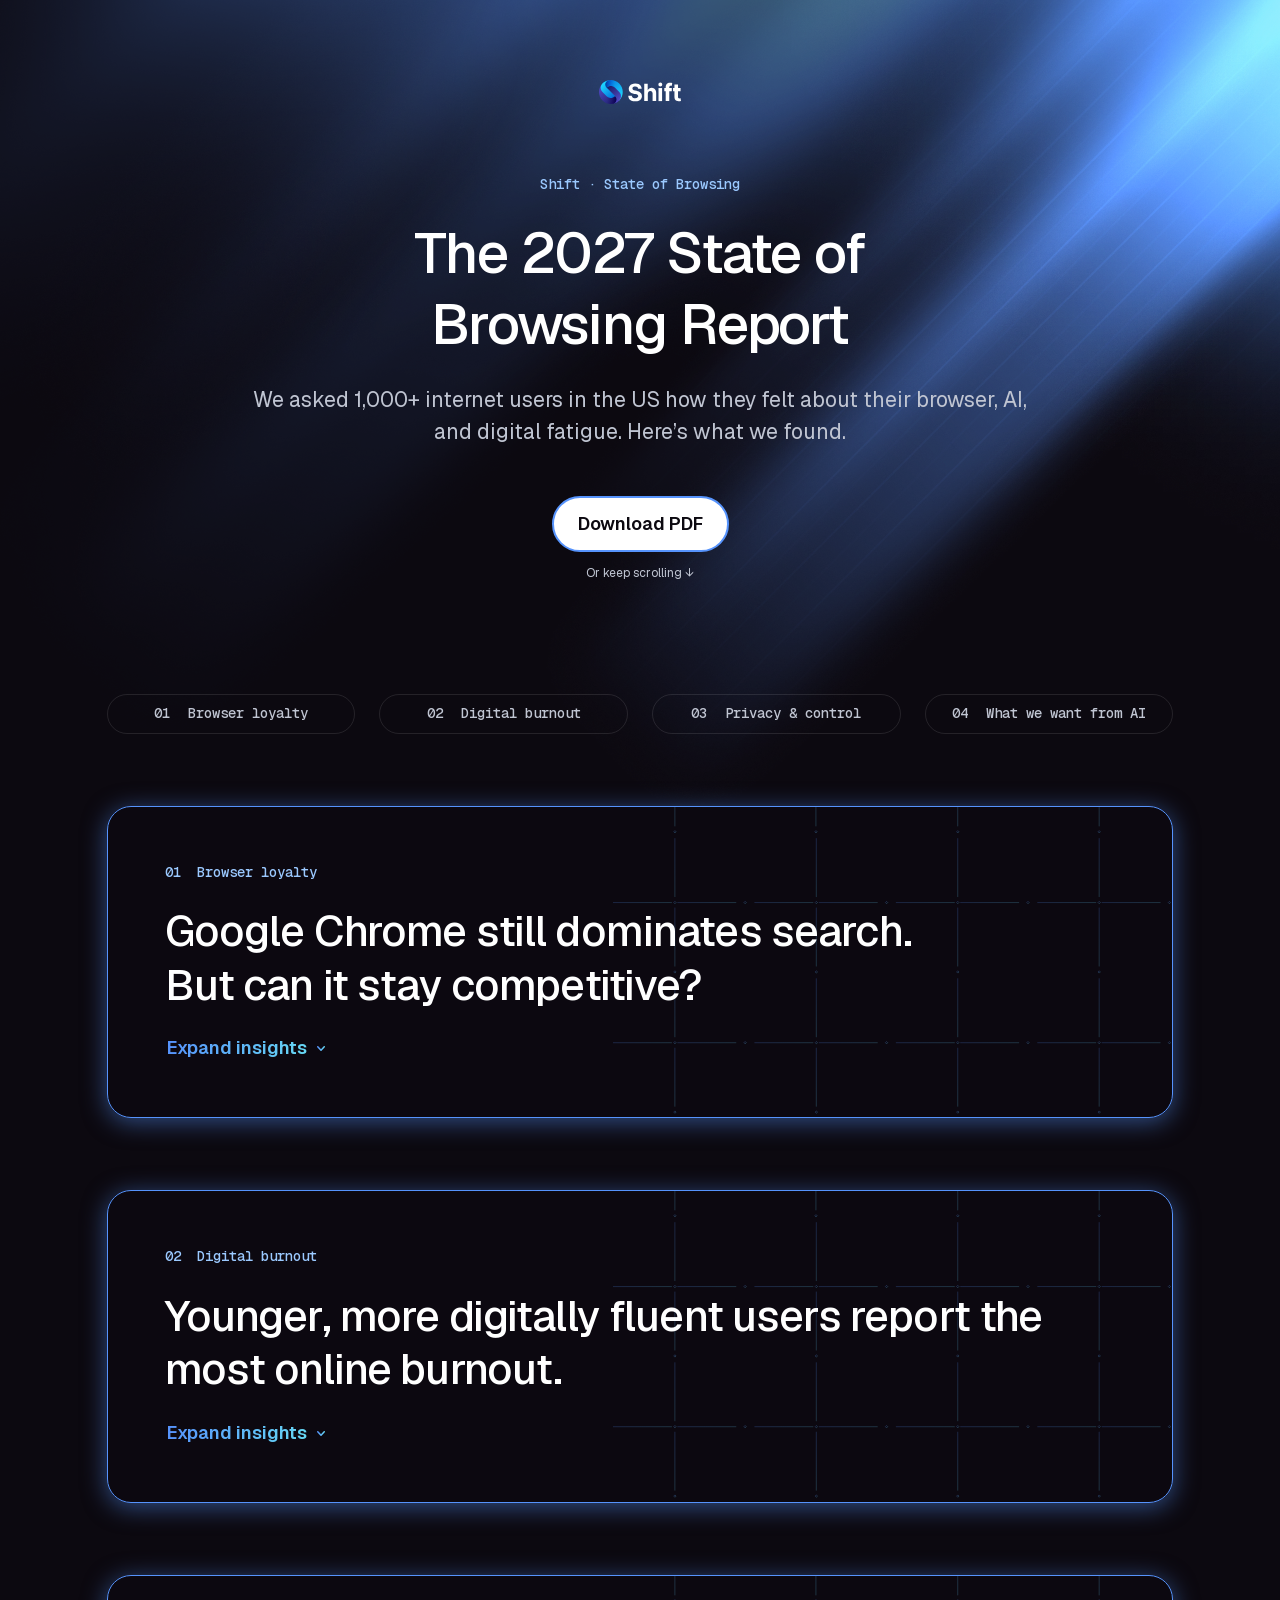
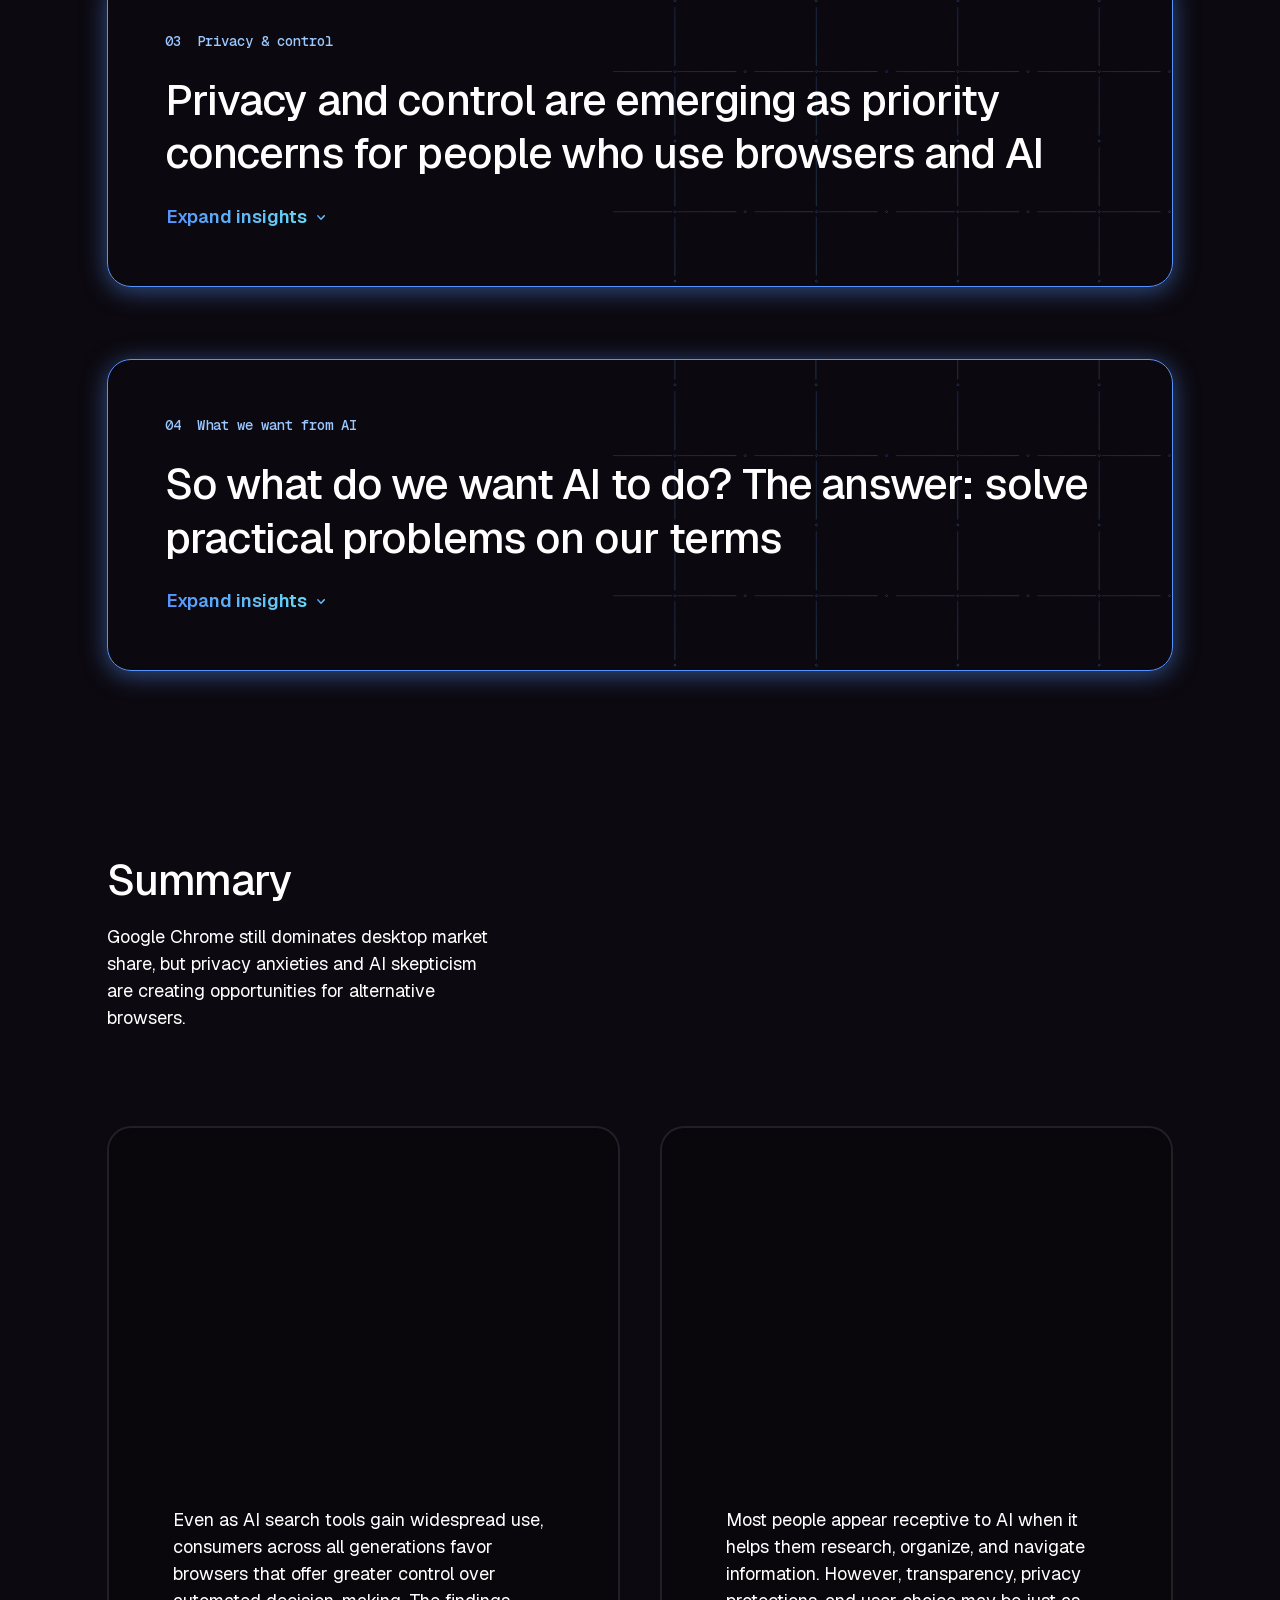
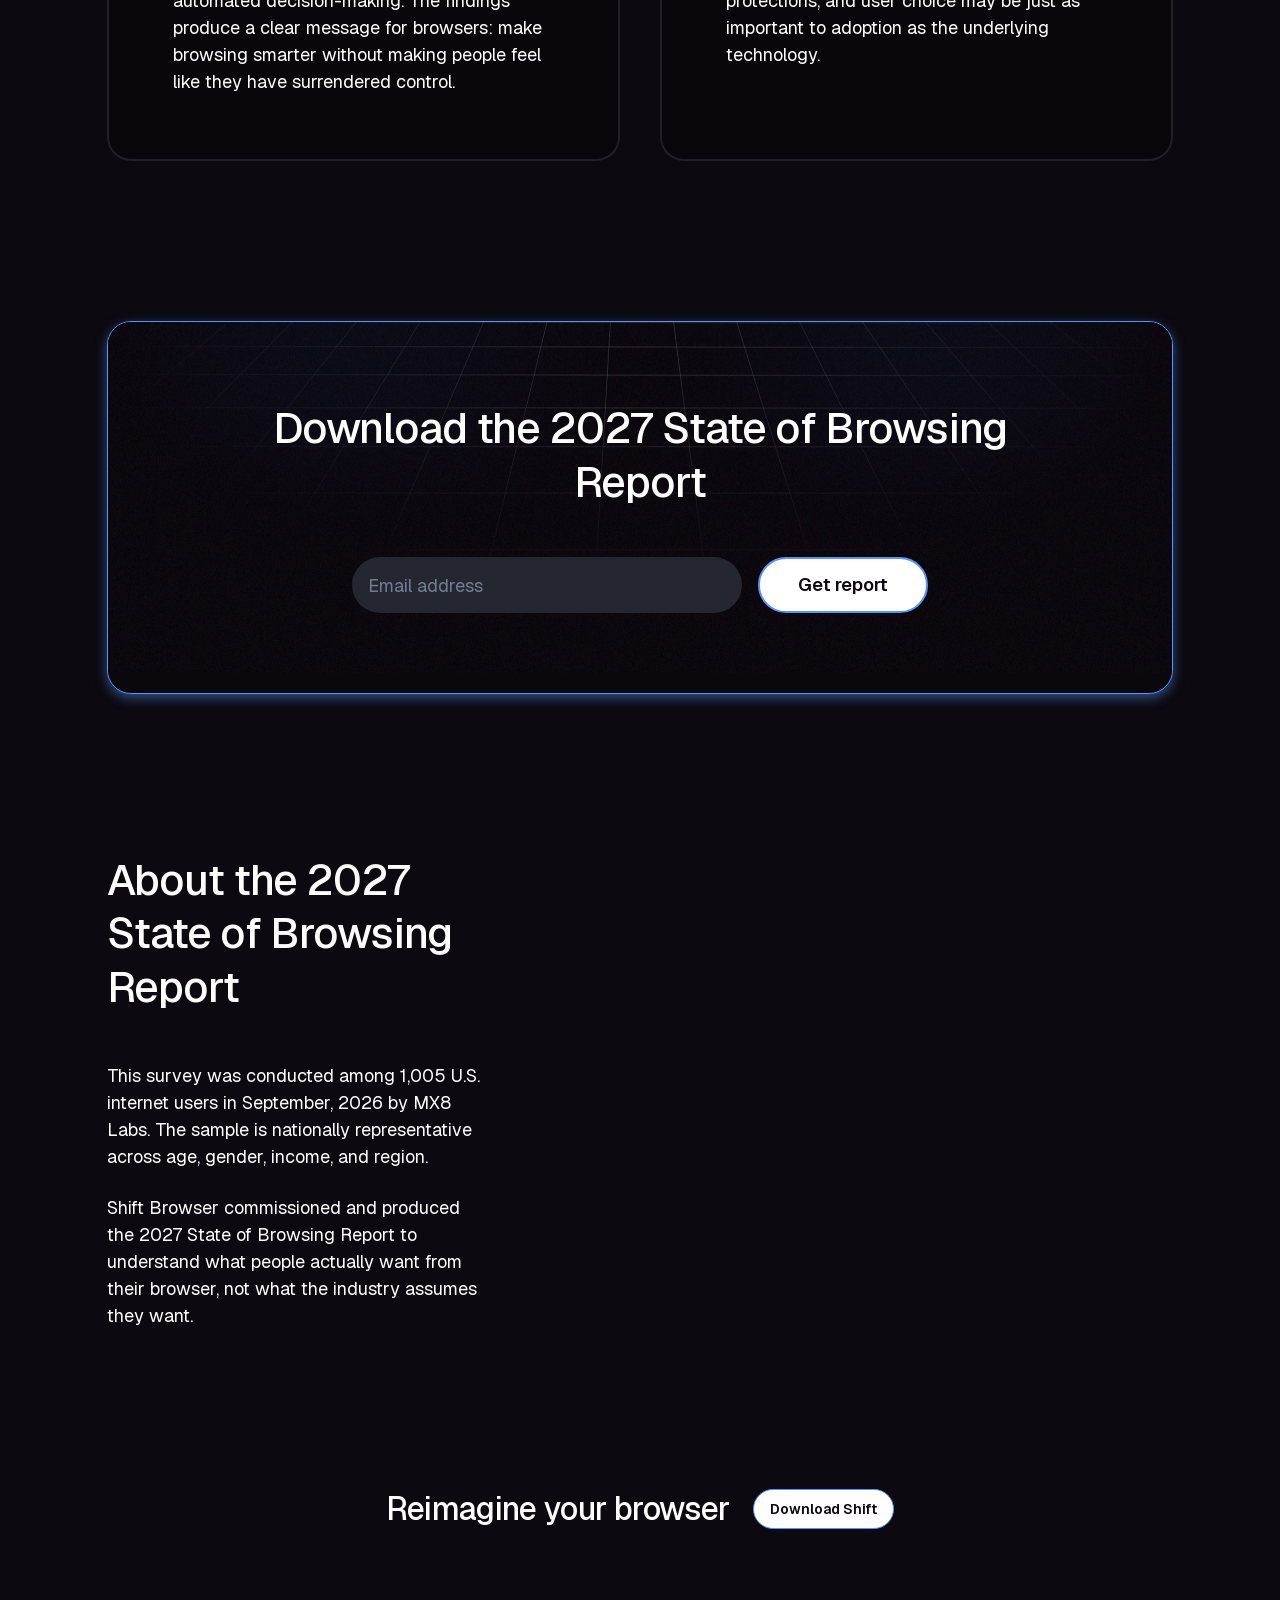
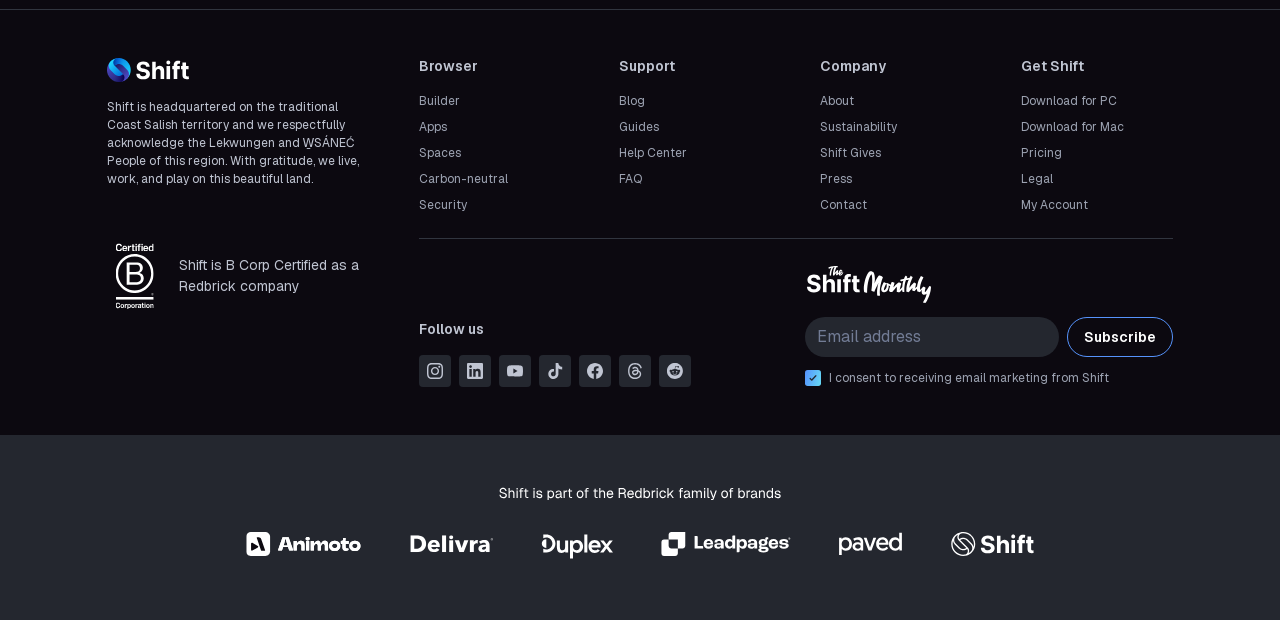
<file: index.html>
<!doctype html>
<html lang="en">
<head>
  <meta charset="UTF-8" />
  <meta name="viewport" content="width=device-width, initial-scale=1.0" />
  <title>The 2027 State of Browsing Report | Shift</title>
  <link rel="stylesheet" href="./assets/fonts/fonts.css" />
  <link rel="stylesheet" href="./style.css" />
</head>
<body>
  <!-- Shared gradient for the gauge arcs (Yellow/50 → Blue/400, as in the Figma arcs) -->
  <svg width="0" height="0" style="position:absolute" aria-hidden="true">
    <defs>
      <linearGradient id="arc-grad" x1="0" y1="0" x2="1" y2="0.28">
        <stop offset="0" stop-color="#FFF8E4"/>
        <stop offset="1" stop-color="#71A6FF"/>
      </linearGradient>
    </defs>
  </svg>

  <!-- Header — Figma 1544:37177. Chapters are absorbed into it once you scroll past the chapter row. -->
  <header class="nav-wrap">
    <nav class="nav" aria-label="Main">
      <a href="#top" class="nav__logo"><img src="assets/logo-nav.svg" width="83" height="24" alt="Shift"></a>
      <div class="nav__chapters" data-nav-chapters>
        <a class="chip" href="#browser-loyalty" data-chapter-link tabindex="-1"><span>01</span>Browser loyalty</a>
        <a class="chip" href="#digital-burnout" data-chapter-link tabindex="-1"><span>02</span>Digital burnout</a>
        <a class="chip" href="#privacy" data-chapter-link tabindex="-1"><span>03</span>Privacy &amp; control</a>
        <a class="chip" href="#ai" data-chapter-link tabindex="-1"><span>04</span>What we want from AI</a>
      </div>
      <a class="btn btn--white btn--sm" href="#download">Download PDF</a>
    </nav>
  </header>

  <main id="top">
    <!-- Hero — Figma 1525:33865 -->
    <section class="hero">
      <img class="hero__leak" src="assets/light-leak.png" width="1440" height="1024" alt="" aria-hidden="true">
      <div class="hero__inner">
        <img class="hero__logo" src="assets/logo-nav.svg" width="83" height="24" alt="Shift">
        <p class="eyebrow">Shift · State of Browsing</p>
        <h1 class="hero__title">The 2027 State of<br>Browsing Report</h1>
        <p class="hero__sub">We asked 1,000+ internet users in the US how they felt about their browser, AI, and digital fatigue. Here’s what we found.</p>
        <div class="hero__cta">
          <a class="btn btn--white btn--lg" href="#download">Download PDF</a>
          <a class="hero__hint" href="#chapters">Or keep scrolling ↓</a>
        </div>
      </div>
    </section>

    <!-- Chapter row — Figma 1543:37006 -->
    <nav class="chips" id="chapters" aria-label="Report chapters" data-page-chapters>
      <a class="chip" href="#browser-loyalty" data-chapter-link><span>01</span>Browser loyalty</a>
      <a class="chip" href="#digital-burnout" data-chapter-link><span>02</span>Digital burnout</a>
      <a class="chip" href="#privacy" data-chapter-link><span>03</span>Privacy &amp; control</a>
      <a class="chip" href="#ai" data-chapter-link><span>04</span>What we want from AI</a>
    </nav>

    <div class="chapters">

      <!-- ============ 01 Browser loyalty — Figma 1530:36226 (collapsed) / 1544:37759 (expanded) ============ -->
      <section class="chapter" id="browser-loyalty" data-chapter>
        <img class="chapter__grid" src="assets/chapter-grid.svg" alt="" aria-hidden="true">
        <header class="chapter__head">
          <p class="eyebrow">01&nbsp;&nbsp;Browser loyalty</p>
          <h2 class="chapter__title">Google Chrome still dominates search.<br>But can it stay competitive?</h2>
          <button class="toggle" type="button" aria-expanded="false" aria-controls="ch1-body" data-toggle>
            <span class="toggle__label">Expand insights</span><img src="assets/chevron-down.svg" width="24" height="24" alt="">
          </button>
        </header>
        <div class="chapter__drawer" id="ch1-body" data-drawer>
          <div class="chapter__body" inert>

            <!-- 58% — Figma 1545:39258 -->
            <article class="card card--feature" id="stat-chrome-share" data-reveal>
              <img class="card__glow" src="assets/card-glow.png" alt="" aria-hidden="true">
              <div class="card__text card__text--spread">
                <h3 class="card__lead card__lead--lg">Google Chrome takes market share as the primary desktop browser for 58% of US users</h3>
                <div class="share-row"><button class="share" type="button" data-share="Google Chrome is the primary desktop browser for 58% of US users." data-anchor="stat-chrome-share"><img src="assets/share.svg" width="24" height="24" alt="">Share</button><p class="share-row__src"><span>shift.com/state-of-browsing</span><span>The 2027 State of Browsing Report</span></p></div>
              </div>
              <div class="chrome-ring" aria-hidden="true">
                <img class="chrome-ring__track" src="assets/chrome-ring-track.svg" width="272.634" height="272.634" alt="">
                <img class="chrome-ring__union" src="assets/chrome-ring-union.png" width="274.029" height="274.029" alt="">
                <img class="chrome-ring__arc" src="assets/chrome-ring-arc-soft.png" width="208.855" height="274.216" alt="">
                <p class="chrome-ring__num"><span data-count="58">58</span>%</p>
              </div>
            </article>

            <!-- 90% — Figma 1545:39856 -->
            <article class="card card--split" id="stat-familiar" data-reveal>
              <div class="card__text">
                <p class="num num--lg"><span data-count="90">90</span>%</p>
                <div class="card__copy">
                  <h3 class="card__lead card__lead--sm">A whopping 90% of people are familiar with Google Chrome</h3>
                  <p class="card__body">But familiarity isn’t the same as loyalty.</p>
                </div>
                <div class="share-row"><button class="share" type="button" data-share="A whopping 90% of people are familiar with Google Chrome. But familiarity isn't the same as loyalty." data-anchor="stat-familiar"><img src="assets/share.svg" width="24" height="24" alt="">Share</button><p class="share-row__src"><span>shift.com/state-of-browsing</span><span>The 2027 State of Browsing Report</span></p></div>
              </div>
              <div class="bars">
                <div class="bar-item"><p><b><span data-count="25">25</span>%</b> Use Chrome because it came pre-installed</p><div class="bar" style="--w:25%"><i></i></div></div>
                <div class="bar-item"><p><b><span data-count="38">38</span>%</b> Have simply used it for years without a second thought</p><div class="bar" style="--w:38%"><i></i></div></div>
              </div>
            </article>

            <div class="subhead"><h3>Change is lagging behind convenience</h3></div>

            <!-- 54% / 32% — Figma 1550:40081 / 1550:40117 -->
            <div class="pair">
              <article class="card card--gauge" id="stat-switch" data-reveal>
                <div class="gauge" style="--p:54"><img class="gauge__disc" src="assets/gauge-disc.svg" width="205.695" height="205.695" alt=""><img class="gauge__track" src="assets/gauge-track.svg" width="205.776" height="205.776" alt=""><svg class="gauge__arc" viewBox="0 0 205.776 205.776" aria-hidden="true"><circle cx="102.888" cy="102.888" r="98.0735" pathLength="100"/></svg><p class="gauge__num"><span data-count="54">54</span>%</p></div>
                <h3 class="card__lead card__lead--sm">of Americans have not seriously considered changing their primary browser in the past year</h3>
                <div class="share-row"><button class="share" type="button" data-share="54% of Americans have not seriously considered changing their primary browser in the past year." data-anchor="stat-switch"><img src="assets/share.svg" width="24" height="24" alt="">Share</button><p class="share-row__src"><span>shift.com/state-of-browsing</span><span>The 2027 State of Browsing Report</span></p></div>
              </article>
              <article class="card card--gauge" id="stat-logins" data-reveal>
                <div class="gauge" style="--p:32"><img class="gauge__disc" src="assets/gauge-disc.svg" width="205.695" height="205.695" alt=""><img class="gauge__track" src="assets/gauge-track.svg" width="205.776" height="205.776" alt=""><svg class="gauge__arc" viewBox="0 0 205.776 205.776" aria-hidden="true"><circle cx="102.888" cy="102.888" r="98.0735" pathLength="100"/></svg><p class="gauge__num"><span data-count="32">32</span>%</p></div>
                <h3 class="card__lead card__lead--sm">say losing saved logins and being accustomed to their current browser is what keeps them from switching</h3>
                <div class="share-row"><button class="share" type="button" data-share="32% say losing saved logins and being accustomed to their current browser is what keeps them from switching." data-anchor="stat-logins"><img src="assets/share.svg" width="24" height="24" alt="">Share</button><p class="share-row__src"><span>shift.com/state-of-browsing</span><span>The 2027 State of Browsing Report</span></p></div>
              </article>
            </div>

          </div>
        </div>
      </section>

      <!-- ============ 02 Digital burnout — Figma 1543:36242 / 1554:40747 ============ -->
      <section class="chapter" id="digital-burnout" data-chapter>
        <img class="chapter__grid" src="assets/chapter-grid.svg" alt="" aria-hidden="true">
        <header class="chapter__head">
          <p class="eyebrow">02&nbsp;&nbsp;Digital burnout</p>
          <h2 class="chapter__title">Younger, more digitally fluent users report the most online burnout.</h2>
          <button class="toggle" type="button" aria-expanded="false" aria-controls="ch2-body" data-toggle>
            <span class="toggle__label">Expand insights</span><img src="assets/chevron-down.svg" width="24" height="24" alt="">
          </button>
        </header>
        <div class="chapter__drawer" id="ch2-body" data-drawer>
          <div class="chapter__body" inert>

            <!-- Burnout donut — Figma 1554:40930 -->
            <article class="card card--feature card--feature-tall card--burnout" id="stat-burnout" data-reveal>
              <img class="card__glow card__glow--tall" src="assets/card-glow-tall.png" alt="" aria-hidden="true">
              <div class="card__text card__text--spread">
                <h3 class="card__lead card__lead--lg">More than half of Americans experience digital burnout</h3>
                <div class="share-row"><button class="share" type="button" data-share="More than half of Americans experience digital burnout." data-anchor="stat-burnout"><img src="assets/share.svg" width="24" height="24" alt="">Share</button><p class="share-row__src"><span>shift.com/state-of-browsing</span><span>The 2027 State of Browsing Report</span></p></div>
              </div>
              <div class="card__graphic">
                <ul class="legend legend--grid3">
                  <li><i style="--c:#31353f"></i>12% very often</li>
                  <li><i style="--c:#727c95"></i>17% often</li>
                  <li><i style="--c:#9bc9ff"></i>34% sometimes</li>
                  <li><i style="--c:#71a6ff"></i>24% rarely</li>
                  <li><i style="--c:#4f72d8"></i>13% never</li>
                </ul>
                <img class="donut" src="assets/burnout-donut.svg" width="309" height="309" alt="" aria-hidden="true">
              </div>
            </article>

            <div class="subhead">
              <h3>Digital fatigue has an age gap</h3>
              <p>Older users, often assumed to be the most overwhelmed by technology, report the least burnout. It’s younger, more digitally fluent users who are feeling drained.</p>
            </div>

            <!-- 20% / 43% — Figma 1554:41007 / 1554:41020 -->
            <div class="pair">
              <article class="card card--gauge" id="stat-25-34" data-reveal>
                <div class="gauge" style="--p:20"><img class="gauge__disc" src="assets/gauge-disc.svg" width="205.695" height="205.695" alt=""><img class="gauge__track" src="assets/gauge-track.svg" width="205.776" height="205.776" alt=""><svg class="gauge__arc" viewBox="0 0 205.776 205.776" aria-hidden="true"><circle cx="102.888" cy="102.888" r="98.0735" pathLength="100"/></svg><p class="gauge__num"><span data-count="20">20</span>%</p></div>
                <h3 class="card__lead card__lead--sm">of 25-34 year olds report very frequent digital fatigue</h3>
                <div class="share-row"><button class="share" type="button" data-share="20% of 25–34 year olds report very frequent digital fatigue." data-anchor="stat-25-34"><img src="assets/share.svg" width="24" height="24" alt="">Share</button><p class="share-row__src"><span>shift.com/state-of-browsing</span><span>The 2027 State of Browsing Report</span></p></div>
              </article>
              <article class="card card--gauge" id="stat-seniors" data-reveal>
                <div class="gauge" style="--p:43"><img class="gauge__disc" src="assets/gauge-disc.svg" width="205.695" height="205.695" alt=""><img class="gauge__track" src="assets/gauge-track.svg" width="205.776" height="205.776" alt=""><svg class="gauge__arc" viewBox="0 0 205.776 205.776" aria-hidden="true"><circle cx="102.888" cy="102.888" r="98.0735" pathLength="100"/></svg><p class="gauge__num"><span data-count="43">43</span>%</p></div>
                <h3 class="card__lead card__lead--sm">of seniors (65+) say they “rarely” feel drained online</h3>
                <div class="share-row"><button class="share" type="button" data-share="43% of seniors (65+) say they rarely feel drained online." data-anchor="stat-seniors"><img src="assets/share.svg" width="24" height="24" alt="">Share</button><p class="share-row__src"><span>shift.com/state-of-browsing</span><span>The 2027 State of Browsing Report</span></p></div>
              </article>
            </div>

            <!-- 4 in 10 — Figma 1554:40977 -->
            <article class="card card--split" id="stat-tabs" data-reveal>
              <div class="card__text card__text--fixed">
                <p class="num num--lg"><span data-count="4">4</span> in 10</p>
                <h3 class="card__lead card__lead--sm">Across all age groups, 4 in 10 people leave tabs open just because they’re afraid of losing something</h3>
                <div class="share-row"><button class="share" type="button" data-share="Across all age groups, 4 in 10 people leave tabs open just because they're afraid of losing something." data-anchor="stat-tabs"><img src="assets/share.svg" width="24" height="24" alt="">Share</button><p class="share-row__src"><span>shift.com/state-of-browsing</span><span>The 2027 State of Browsing Report</span></p></div>
              </div>
              <div class="tens" aria-hidden="true"><i class="dot on"></i><i class="dot on"></i><i class="dot on"></i><i class="dot on"></i><i class="dot"></i><i class="dot"></i><i class="dot"></i><i class="dot"></i><i class="dot"></i><i class="dot"></i></div>
            </article>

            <p class="closing">25 – 34-year-olds are most frustrated by tab overload and digital fatigue. They want speed, privacy, and features they can turn off — and are willing to switch browsers to get it.</p>
          </div>
        </div>
      </section>

      <!-- ============ 03 Privacy & control — Figma 1543:36254 (collapsed only; expanded uses the same card styles) ============ -->
      <section class="chapter" id="privacy" data-chapter>
        <img class="chapter__grid" src="assets/chapter-grid.svg" alt="" aria-hidden="true">
        <header class="chapter__head">
          <p class="eyebrow">03&nbsp;&nbsp;Privacy &amp; control</p>
          <h2 class="chapter__title">Privacy and control are emerging as priority concerns for people who use browsers and AI</h2>
          <button class="toggle" type="button" aria-expanded="false" aria-controls="ch3-body" data-toggle>
            <span class="toggle__label">Expand insights</span><img src="assets/chevron-down.svg" width="24" height="24" alt="">
          </button>
        </header>
        <div class="chapter__drawer" id="ch3-body" data-drawer>
          <div class="chapter__body" inert>

            <article class="card card--feature card--feature-tall card--bubbles" id="stat-drivers" data-reveal>
              <img class="card__glow card__glow--tall" src="assets/card-glow-tall.png" alt="" aria-hidden="true">
              <div class="card__text card__text--spread">
                <h3 class="card__lead card__lead--lg">Across all demographics, privacy and security rank as the top decision-driver for choosing a browser</h3>
                <div class="share-row"><button class="share" type="button" data-share="Across all demographics, privacy and security rank as the top decision-driver for choosing a browser." data-anchor="stat-drivers"><img src="assets/share.svg" width="24" height="24" alt="">Share</button><p class="share-row__src"><span>shift.com/state-of-browsing</span><span>The 2027 State of Browsing Report</span></p></div>
              </div>
              <div class="card__graphic">
                <ul class="legend legend--grid2"><li><i style="--c:#2d409d"></i>Privacy and security</li><li><i style="--c:#5484ed"></i>Compatibility with other apps</li><li><i style="--c:#85bcff"></i>Speed</li></ul>
                <div class="bubbles bubbles--drivers" aria-hidden="true"><div class="bubble bubble--1" style="--d:181;--x:249.5;--y:90.5"><span><span data-count="36">36</span>%</span></div><div class="bubble bubble--2" style="--d:155.1;--x:77.55;--y:172.75"><span><span data-count="33">33</span>%</span></div><div class="bubble bubble--3" style="--d:159.9;--x:221.25;--y:278.55"><span><span data-count="32">32</span>%</span></div></div>
              </div>
            </article>

            <article class="card card--split" id="stat-frustrations" data-reveal>
              <div class="card__text card__text--narrow">
                <p class="num num--lg">Top 3</p>
                <h3 class="card__lead card__lead--sm">reported frustrations with browsers</h3>
                <div class="share-row"><button class="share" type="button" data-share="The top 3 frustrations with browsers: slow performance, website tracking and unwanted features." data-anchor="stat-frustrations"><img src="assets/share.svg" width="24" height="24" alt="">Share</button><p class="share-row__src"><span>shift.com/state-of-browsing</span><span>The 2027 State of Browsing Report</span></p></div>
              </div>
              <ol class="ranked ranked--panel">
                <li><span>01</span>Slow performance</li>
                <li><span>02</span>Website tracking</li>
                <li><span>03</span>Unwanted features</li>
              </ol>
            </article>

            <div class="subhead"><h3>People want more control over their data and their browsing experience</h3></div>

            <div class="pair">
              <article class="card card--gauge" id="stat-control" data-reveal>
                <div class="gauge" style="--p:64"><img class="gauge__disc" src="assets/gauge-disc.svg" width="205.695" height="205.695" alt=""><img class="gauge__track" src="assets/gauge-track.svg" width="205.776" height="205.776" alt=""><svg class="gauge__arc" viewBox="0 0 205.776 205.776" aria-hidden="true"><circle cx="102.888" cy="102.888" r="98.0735" pathLength="100"/></svg><p class="gauge__num"><span data-count="64">64</span>%</p></div>
                <h3 class="card__lead card__lead--sm">of people say they’d rather have a browser that gives them more control, even if that means making more decisions themselves</h3>
                <div class="share-row"><button class="share" type="button" data-share="64% of people would rather have a browser that gives them more control, even if that means making more decisions themselves." data-anchor="stat-control"><img src="assets/share.svg" width="24" height="24" alt="">Share</button><p class="share-row__src"><span>shift.com/state-of-browsing</span><span>The 2027 State of Browsing Report</span></p></div>
              </article>
              <article class="card card--gauge" id="stat-ids" data-reveal>
                <div class="gauge" style="--p:48"><img class="gauge__disc" src="assets/gauge-disc.svg" width="205.695" height="205.695" alt=""><img class="gauge__track" src="assets/gauge-track.svg" width="205.776" height="205.776" alt=""><svg class="gauge__arc" viewBox="0 0 205.776 205.776" aria-hidden="true"><circle cx="102.888" cy="102.888" r="98.0735" pathLength="100"/></svg><p class="gauge__num"><span data-count="48">48</span>%</p></div>
                <h3 class="card__lead card__lead--sm">of people feel very uncomfortable with AI accessing stored personal IDs like Social Security numbers</h3>
                <div class="share-row"><button class="share" type="button" data-share="48% of people feel very uncomfortable with AI accessing stored personal IDs like Social Security numbers." data-anchor="stat-ids"><img src="assets/share.svg" width="24" height="24" alt="">Share</button><p class="share-row__src"><span>shift.com/state-of-browsing</span><span>The 2027 State of Browsing Report</span></p></div>
              </article>
            </div>

            <article class="card card--split" id="stat-ai-concerns" data-reveal>
              <div class="card__text card__text--spread">
                <h3 class="card__title-xl">The biggest concerns with AI in browsers?</h3>
                <div class="share-row"><button class="share" type="button" data-share="45% are worried about AI in browsers accessing too much personal information." data-anchor="stat-ai-concerns"><img src="assets/share.svg" width="24" height="24" alt="">Share</button><p class="share-row__src"><span>shift.com/state-of-browsing</span><span>The 2027 State of Browsing Report</span></p></div>
              </div>
              <div class="bars">
                <div class="bar-item"><p><b><span data-count="45">45</span>%</b> Accessing too much personal information</p><div class="bar" style="--w:45%"><i></i></div></div>
                <div class="bar-item"><p><b><span data-count="42">42</span>%</b> Taking actions users didn’t intend</p><div class="bar" style="--w:42%"><i></i></div></div>
                <div class="bar-item"><p><b><span data-count="40">40</span>%</b> Basic security</p><div class="bar" style="--w:40%"><i></i></div></div>
                <div class="bar-item"><p><b><span data-count="32">32</span>%</b> Losing control over browsing experience</p><div class="bar" style="--w:32%"><i></i></div></div>
              </div>
            </article>

            <div class="subhead"><h3>18–24-year-olds are the outliers when it comes to AI and assisted browsing</h3></div>

            <div class="pair">
              <article class="card card--gauge" id="stat-18-24-ai" data-reveal>
                <div class="gauge" style="--p:80"><img class="gauge__disc" src="assets/gauge-disc.svg" width="205.695" height="205.695" alt=""><img class="gauge__track" src="assets/gauge-track.svg" width="205.776" height="205.776" alt=""><svg class="gauge__arc" viewBox="0 0 205.776 205.776" aria-hidden="true"><circle cx="102.888" cy="102.888" r="98.0735" pathLength="100"/></svg><p class="gauge__num"><span data-count="80">80</span>%</p></div>
                <h3 class="card__lead card__lead--sm">of 18–24-year-olds have used AI over traditional search</h3>
                <div class="share-row"><button class="share" type="button" data-share="80% of 18–24-year-olds have used AI over traditional search." data-anchor="stat-18-24-ai"><img src="assets/share.svg" width="24" height="24" alt="">Share</button><p class="share-row__src"><span>shift.com/state-of-browsing</span><span>The 2027 State of Browsing Report</span></p></div>
              </article>
              <article class="card card--gauge" id="stat-18-24-open" data-reveal>
                <div class="gauge" style="--p:34"><img class="gauge__disc" src="assets/gauge-disc.svg" width="205.695" height="205.695" alt=""><img class="gauge__track" src="assets/gauge-track.svg" width="205.776" height="205.776" alt=""><svg class="gauge__arc" viewBox="0 0 205.776 205.776" aria-hidden="true"><circle cx="102.888" cy="102.888" r="98.0735" pathLength="100"/></svg><p class="gauge__num"><span data-count="34">34</span>%</p></div>
                <h3 class="card__lead card__lead--sm">are open to a browser making decisions on their behalf</h3>
                <div class="share-row"><button class="share" type="button" data-share="34% of 18–24-year-olds are open to a browser making decisions on their behalf." data-anchor="stat-18-24-open"><img src="assets/share.svg" width="24" height="24" alt="">Share</button><p class="share-row__src"><span>shift.com/state-of-browsing</span><span>The 2027 State of Browsing Report</span></p></div>
              </article>
            </div>
          </div>
        </div>
      </section>

      <!-- ============ 04 What we want from AI — Figma 1543:36266 (collapsed only) ============ -->
      <section class="chapter" id="ai" data-chapter>
        <img class="chapter__grid" src="assets/chapter-grid.svg" alt="" aria-hidden="true">
        <header class="chapter__head">
          <p class="eyebrow">04&nbsp;&nbsp;What we want from AI</p>
          <h2 class="chapter__title">So what do we want AI to do? The answer: solve practical problems on our terms</h2>
          <button class="toggle" type="button" aria-expanded="false" aria-controls="ch4-body" data-toggle>
            <span class="toggle__label">Expand insights</span><img src="assets/chevron-down.svg" width="24" height="24" alt="">
          </button>
        </header>
        <div class="chapter__drawer" id="ch4-body" data-drawer>
          <div class="chapter__body" inert>

            <article class="card card--feature card--feature-tall card--bubbles" id="stat-ai-search" data-reveal>
              <img class="card__glow card__glow--tall" src="assets/card-glow-tall.png" alt="" aria-hidden="true">
              <div class="card__text card__text--spread">
                <h3 class="card__lead card__lead--lg">68% of Americans have used tools like ChatGPT or Perplexity instead of traditional search in the last 6 months</h3>
                <div class="share-row"><button class="share" type="button" data-share="68% of Americans have used tools like ChatGPT or Perplexity instead of traditional search in the last 6 months." data-anchor="stat-ai-search"><img src="assets/share.svg" width="24" height="24" alt="">Share</button><p class="share-row__src"><span>shift.com/state-of-browsing</span><span>The 2027 State of Browsing Report</span></p></div>
              </div>
              <div class="card__graphic">
                <ul class="legend legend--row"><li><i style="--c:#2d409d"></i>18 - 24</li><li><i style="--c:#5484ed"></i>35 - 44</li><li><i style="--c:#85bcff"></i>65+</li></ul>
                <div class="bubbles bubbles--adoption" aria-hidden="true"><div class="bubble bubble--1" style="--d:219;--x:109.5;--y:230"><span><span data-count="80">80</span>%</span></div><div class="bubble bubble--2" style="--d:208;--x:315.3;--y:104"><span><span data-count="76">76</span>%</span></div><div class="bubble bubble--3" style="--d:137;--x:298.2;--y:298.5"><span><span data-count="50">50</span>%</span></div></div>
              </div>
            </article>

            <article class="card card--split" id="stat-simpler" data-reveal>
              <div class="card__text card__text--fixed">
                <p class="num num--lg">Nearly 3 in 5</p>
                <h3 class="card__lead card__lead--sm">people say AI has made their online life at least somewhat simpler</h3>
                <div class="share-row"><button class="share" type="button" data-share="Nearly 3 in 5 people say AI has made their online life at least somewhat simpler." data-anchor="stat-simpler"><img src="assets/share.svg" width="24" height="24" alt="">Share</button><p class="share-row__src"><span>shift.com/state-of-browsing</span><span>The 2027 State of Browsing Report</span></p></div>
              </div>
              <div class="fives" aria-hidden="true"><i class="dot on"></i><i class="dot on"></i><i class="dot on"></i><i class="dot"></i><i class="dot"></i></div>
            </article>

            <article class="card card--split" id="stat-capabilities" data-reveal>
              <div class="card__text card__text--spread">
                <h3 class="card__lead card__lead--lg">When asked which AI capabilities would make browsing easier, people chose use cases that were practical rather than autonomous</h3>
                <div class="share-row"><button class="share" type="button" data-share="The AI capability people want most in a browser: researching a topic (35%)." data-anchor="stat-capabilities"><img src="assets/share.svg" width="24" height="24" alt="">Share</button><p class="share-row__src"><span>shift.com/state-of-browsing</span><span>The 2027 State of Browsing Report</span></p></div>
              </div>
              <div class="bars">
                <div class="bar-item"><p><b><span data-count="35">35</span>%</b> Researching a topic</p><div class="bar" style="--w:35%"><i></i></div></div>
                <div class="bar-item"><p><b><span data-count="28">28</span>%</b> Finding previously viewed information</p><div class="bar" style="--w:28%"><i></i></div></div>
                <div class="bar-item"><p><b><span data-count="27">27</span>%</b> Comparing information or products</p><div class="bar" style="--w:27%"><i></i></div></div>
                <div class="bar-item"><p><b><span data-count="25">25</span>%</b> Summarizing multiple tabs</p><div class="bar" style="--w:25%"><i></i></div></div>
              </div>
            </article>

            <div class="subhead"><h3>Helpful, but on our terms</h3></div>

            <div class="pair">
              <article class="card card--gauge" id="stat-optin" data-reveal>
                <div class="gauge" style="--p:32"><img class="gauge__disc" src="assets/gauge-disc.svg" width="205.695" height="205.695" alt=""><img class="gauge__track" src="assets/gauge-track.svg" width="205.776" height="205.776" alt=""><svg class="gauge__arc" viewBox="0 0 205.776 205.776" aria-hidden="true"><circle cx="102.888" cy="102.888" r="98.0735" pathLength="100"/></svg><p class="gauge__num"><span data-count="32">32</span>%</p></div>
                <h3 class="card__lead card__lead--sm">of people want to be asked before new AI features are enabled in their browser</h3>
                <div class="share-row"><button class="share" type="button" data-share="32% of people want to be asked before new AI features are enabled in their browser." data-anchor="stat-optin"><img src="assets/share.svg" width="24" height="24" alt="">Share</button><p class="share-row__src"><span>shift.com/state-of-browsing</span><span>The 2027 State of Browsing Report</span></p></div>
              </article>
              <article class="card card--gauge" id="stat-optout" data-reveal>
                <div class="gauge" style="--p:22"><img class="gauge__disc" src="assets/gauge-disc.svg" width="205.695" height="205.695" alt=""><img class="gauge__track" src="assets/gauge-track.svg" width="205.776" height="205.776" alt=""><svg class="gauge__arc" viewBox="0 0 205.776 205.776" aria-hidden="true"><circle cx="102.888" cy="102.888" r="98.0735" pathLength="100"/></svg><p class="gauge__num"><span data-count="22">22</span>%</p></div>
                <h3 class="card__lead card__lead--sm">of people want AI features off their browser unless they opt in</h3>
                <div class="share-row"><button class="share" type="button" data-share="22% of people want AI features off their browser unless they opt in." data-anchor="stat-optout"><img src="assets/share.svg" width="24" height="24" alt="">Share</button><p class="share-row__src"><span>shift.com/state-of-browsing</span><span>The 2027 State of Browsing Report</span></p></div>
              </article>
            </div>

            <p class="closing">The findings produce a clear message for browsers: make browsing smarter without making people feel like they have surrendered control.</p>
          </div>
        </div>
      </section>
    </div>

    <!-- Summary — Figma State of browsing 2027, 94:4412 -->
    <section class="summary" id="summary">
      <div class="summary__intro">
        <div class="summary__lead">
          <h2 class="summary__title">Summary</h2>
          <p>Google Chrome still dominates desktop market share, but privacy anxieties and AI skepticism are creating opportunities for alternative browsers.</p>
        </div>
        <div class="summary__art">
          <div class="art art--shield" data-reveal aria-hidden="true">
            <img class="art__shield" src="assets/summary-shield.svg" width="205.249" height="240.735" alt="">
            <span class="art__core art__core--l"><img src="assets/summary-core-tabs.svg" width="118.218" height="125.976" alt=""></span>
            <span class="art__core art__core--r"><img src="assets/summary-core-sparkle.svg" width="118.218" height="125.976" alt=""></span>
          </div>
        </div>
      </div>
      <div class="summary__cards">
        <article class="summary__card">
          <div class="summary__card-art">
            <div class="art art--ask" data-reveal aria-hidden="true">
              <div class="ask">
                <span class="ask__head"><img src="assets/sparkle-sm.svg" width="15.9712" height="15.9712" alt=""><i></i></span>
                <span class="ask__q"><i></i></span>
                <span class="ask__btns"><span class="ask__btn ask__btn--on">Allow</span><span class="ask__btn">Not now</span></span>
                <span class="ask__toggle-row">Ask first<span class="ask__toggle"></span></span>
              </div>
              <span class="core core--lock"><img src="assets/lock-lg.svg" width="53.6348" height="53.6348" alt=""></span>
            </div>
          </div>
          <p>Even as AI search tools gain widespread use, consumers across all generations favor browsers that offer greater control over automated decision-making. The findings produce a clear message for browsers: make browsing smarter without making people feel like they have surrendered control.</p>
        </article>
        <article class="summary__card">
          <div class="summary__card-art">
            <div class="art art--chips" data-reveal aria-hidden="true">
              <span class="pill pill--1"><img src="assets/chip-lock.svg" width="26.0598" height="26.0601" alt="">Privacy</span>
              <span class="pill pill--2"><img src="assets/chip-eye.svg" width="26.0598" height="26.0598" alt="">Transparency</span>
              <span class="pill pill--3"><img src="assets/chip-check.svg" width="26.0598" height="26.0598" alt="">Permissions</span>
              <span class="core core--spark"><img src="assets/sparkle-lg.svg" width="50.3216" height="50.3216" alt=""></span>
            </div>
          </div>
          <p>Most people appear receptive to AI when it helps them research, organize, and navigate information. However, transparency, privacy protections, and user choice may be just as important to adoption as the underlying technology.</p>
        </article>
      </div>
    </section>

    <section class="download" id="download">
      <div class="download__card">
        <h2>Download the 2027 State of Browsing Report</h2>
        <form class="download__form" data-download>
          <input type="email" name="email" placeholder="Email address" aria-label="Email address" autocomplete="email" required>
          <button class="btn btn--white btn--lg" type="submit">Get report</button>
        </form>
      </div>
    </section>

    <!-- About — Figma State of browsing 2027, 94:4497 -->
    <section class="about" id="about">
      <div class="about__text">
        <h2>About the 2027 State of Browsing Report</h2>
        <div class="about__copy">
          <p>This survey was conducted among 1,005 U.S. internet users in September, 2026 by MX8 Labs. The sample is nationally representative across age, gender, income, and region.</p>
          <p>Shift Browser commissioned and produced the 2027 State of Browsing Report to understand what people actually want from their browser, not what the industry assumes they want.</p>
        </div>
      </div>
      <div class="about__art">
        <div class="art art--survey" data-reveal aria-hidden="true">
          <span class="sv sv--l"></span><span class="sv sv--r"></span>
          <div class="sv-card">
            <span class="sv-card__top">
              <i class="sv-card__eyebrow"></i><i class="sv-card__q" style="width:81.92%"></i><i class="sv-card__q" style="width:57.56%"></i>
            </span>
            <span class="sv-card__opts">
              <span class="sv-opt"><b></b><i style="flex:none;width:181.764px"></i></span>
              <span class="sv-opt sv-opt--on"><b></b><i></i></span>
              <span class="sv-opt"><b></b><i style="flex:none;width:134.383px"></i></span>
            </span>
            <span class="sv-card__foot"><i></i></span>
          </div>
          <span class="sv-badge"><img src="assets/circle-user.svg" width="28.4468" height="28.4468" alt=""><span><span data-count="1000">1,000</span>+</span></span>
          <span class="core core--clip"><img src="assets/clipboard-list-check.svg" width="48" height="60" alt=""></span>
        </div>
      </div>
    </section>

    <!-- CTA — Figma 1525:34620 -->
    <section class="cta">
      <p class="cta__title">Reimagine your browser</p>
      <a class="btn btn--white btn--sm" href="#">Download Shift</a>
    </section>
  </main>

  <div class="toast" role="status" aria-live="polite" data-toast></div>

  <!-- Footer — Figma 1525:34621 -->
  <footer class="footer">
    <div class="footer__main">
      <div class="footer__left">
        <div class="footer__about">
          <img src="assets/logo-footer.svg" width="83" height="24" alt="Shift">
          <p>Shift is headquartered on the traditional Coast Salish territory and we respectfully acknowledge the Lekwungen and W̱SÁNEĆ People of this region. With gratitude, we live, work, and play on this beautiful land.</p>
        </div>
        <div class="footer__bcorp">
          <div class="bcorp" aria-label="Certified B Corporation">
            <img class="bcorp__top" src="assets/bcorp-3.svg" alt="">
            <img class="bcorp__b" src="assets/bcorp-1.svg" alt="">
            <img class="bcorp__line" src="assets/bcorp-2.svg" alt="">
            <img class="bcorp__bottom" src="assets/bcorp-4.svg" alt="">
          </div>
          <p>Shift is B Corp Certified as a Redbrick company</p>
        </div>
      </div>
      <div class="footer__right">
        <nav class="footer__cols" aria-label="Footer">
          <div><h4>Browser</h4><a href="#">Builder</a><a href="#">Apps</a><a href="#">Spaces</a><a href="#">Carbon-neutral</a><a href="#">Security</a></div>
          <div><h4>Support</h4><a href="#">Blog</a><a href="#">Guides</a><a href="#">Help Center</a><a href="#">FAQ</a></div>
          <div><h4>Company</h4><a href="#">About</a><a href="#">Sustainability</a><a href="#">Shift Gives</a><a href="#">Press</a><a href="#">Contact</a></div>
          <div><h4>Get Shift</h4><a href="#">Download for PC</a><a href="#">Download for Mac</a><a href="#">Pricing</a><a href="#">Legal</a><a href="#">My Account</a></div>
        </nav>
        <hr class="footer__rule">
        <div class="footer__bottom">
          <div class="footer__social">
            <h4>Follow us</h4>
            <div class="social">
              <a href="#" aria-label="Instagram"><img src="assets/social-1.svg" width="16" height="16" alt=""></a>
              <a href="#" aria-label="LinkedIn"><img src="assets/social-2.svg" width="16" height="16" alt=""></a>
              <a href="#" aria-label="YouTube"><img src="assets/social-3.svg" width="16" height="16" alt=""></a>
              <a href="#" aria-label="TikTok"><img src="assets/social-4.svg" width="16" height="16" alt=""></a>
              <a href="#" aria-label="Facebook"><img src="assets/social-5.svg" width="16" height="16" alt=""></a>
              <a href="#" aria-label="Threads"><img src="assets/social-6.svg" width="16" height="16" alt=""></a>
              <a href="#" aria-label="Reddit"><img src="assets/social-7.svg" width="16" height="16" alt=""></a>
            </div>
          </div>
          <form class="signup" onsubmit="event.preventDefault()">
            <img class="signup__logo" src="assets/shift-monthly-footer.svg" width="124" height="35" alt="Shift Monthly">
            <div class="signup__row">
              <label class="sr-only" for="email">Email address</label>
              <input id="email" type="email" placeholder="Email address">
              <button class="btn btn--outline btn--sm" type="submit">Subscribe</button>
            </div>
            <label class="consent"><input type="checkbox" checked><span class="consent__box"><img src="assets/checkmark-footer.svg" width="16" height="16" alt=""></span>I consent to receiving email marketing from Shift</label>
          </form>
        </div>
      </div>
    </div>
    <div class="footer__family">
      <img src="assets/family-footer.svg" width="1440" height="185" alt="Shift is part of the Redbrick family of brands: Animoto, Delivra, Duplex, Leadpages, Paved, Shift">
    </div>
  </footer>

  <script src="./script.js"></script>
</body>
</html>
</file>
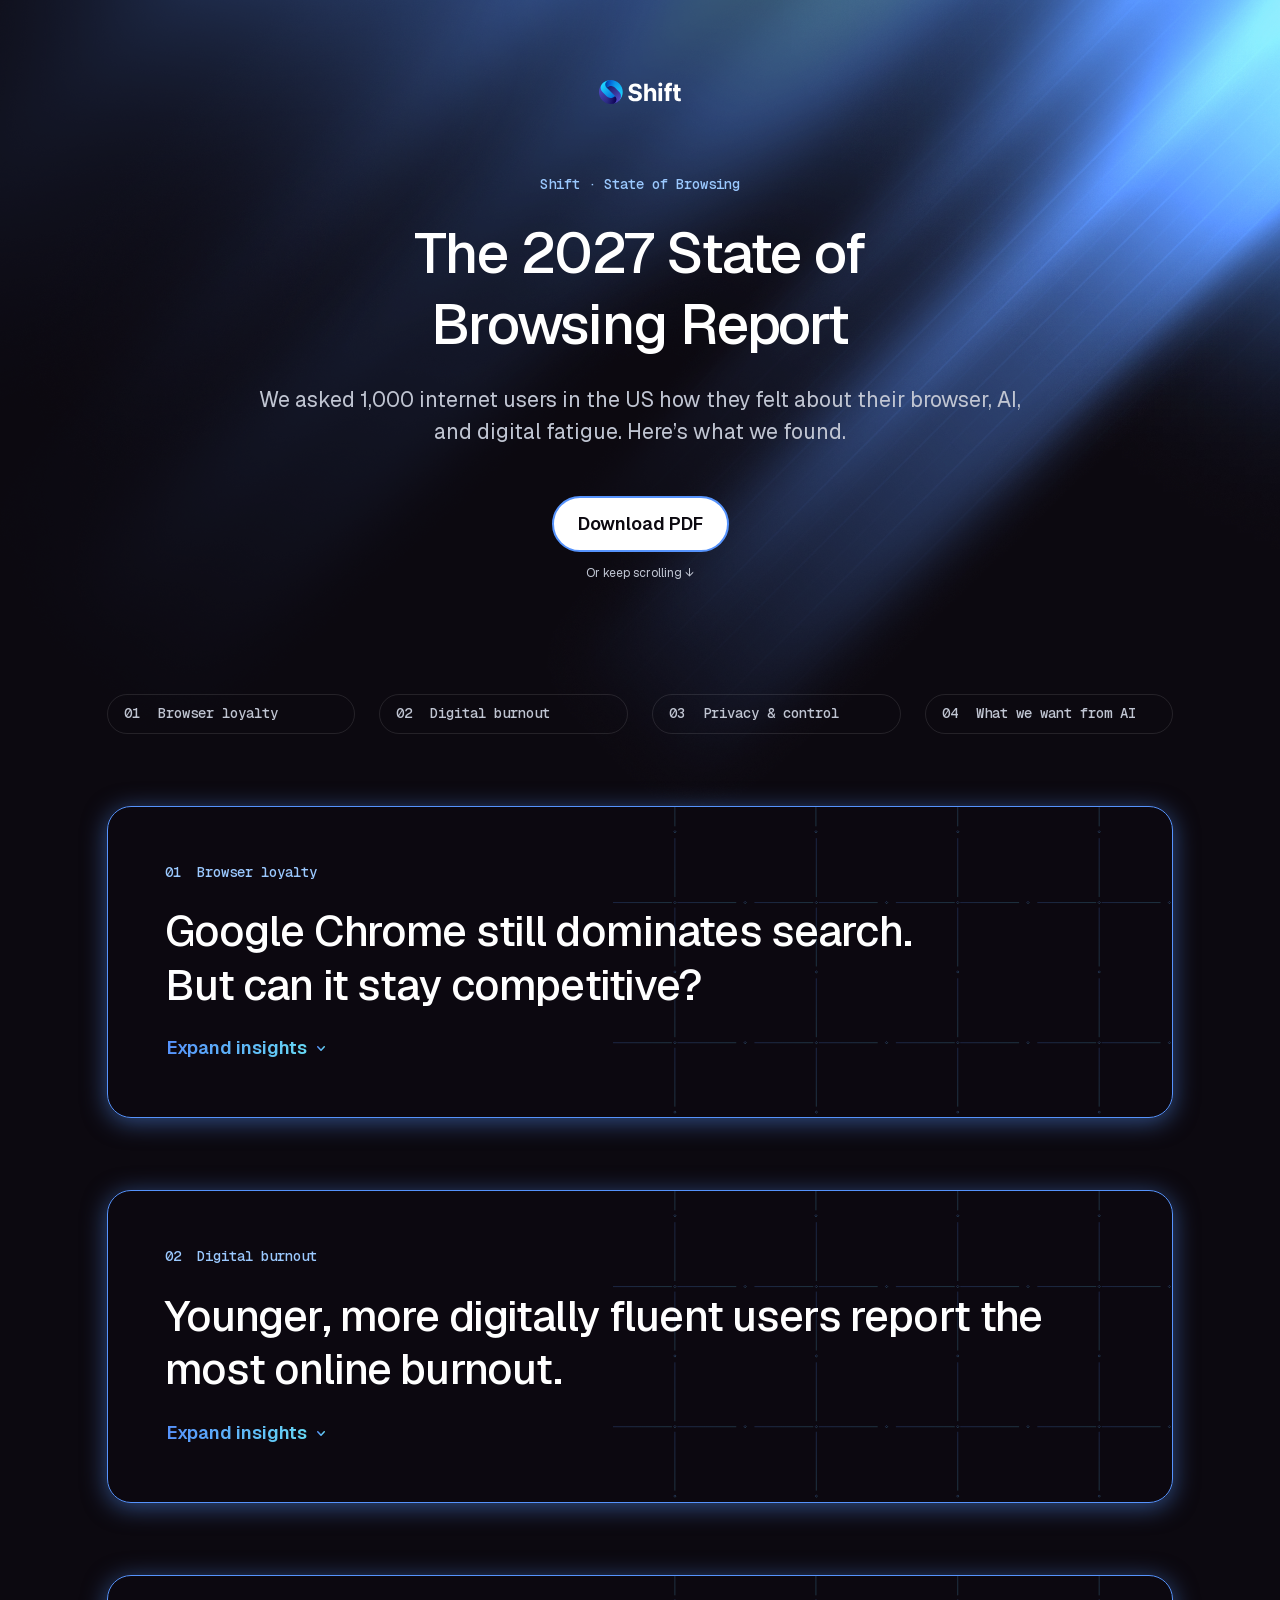
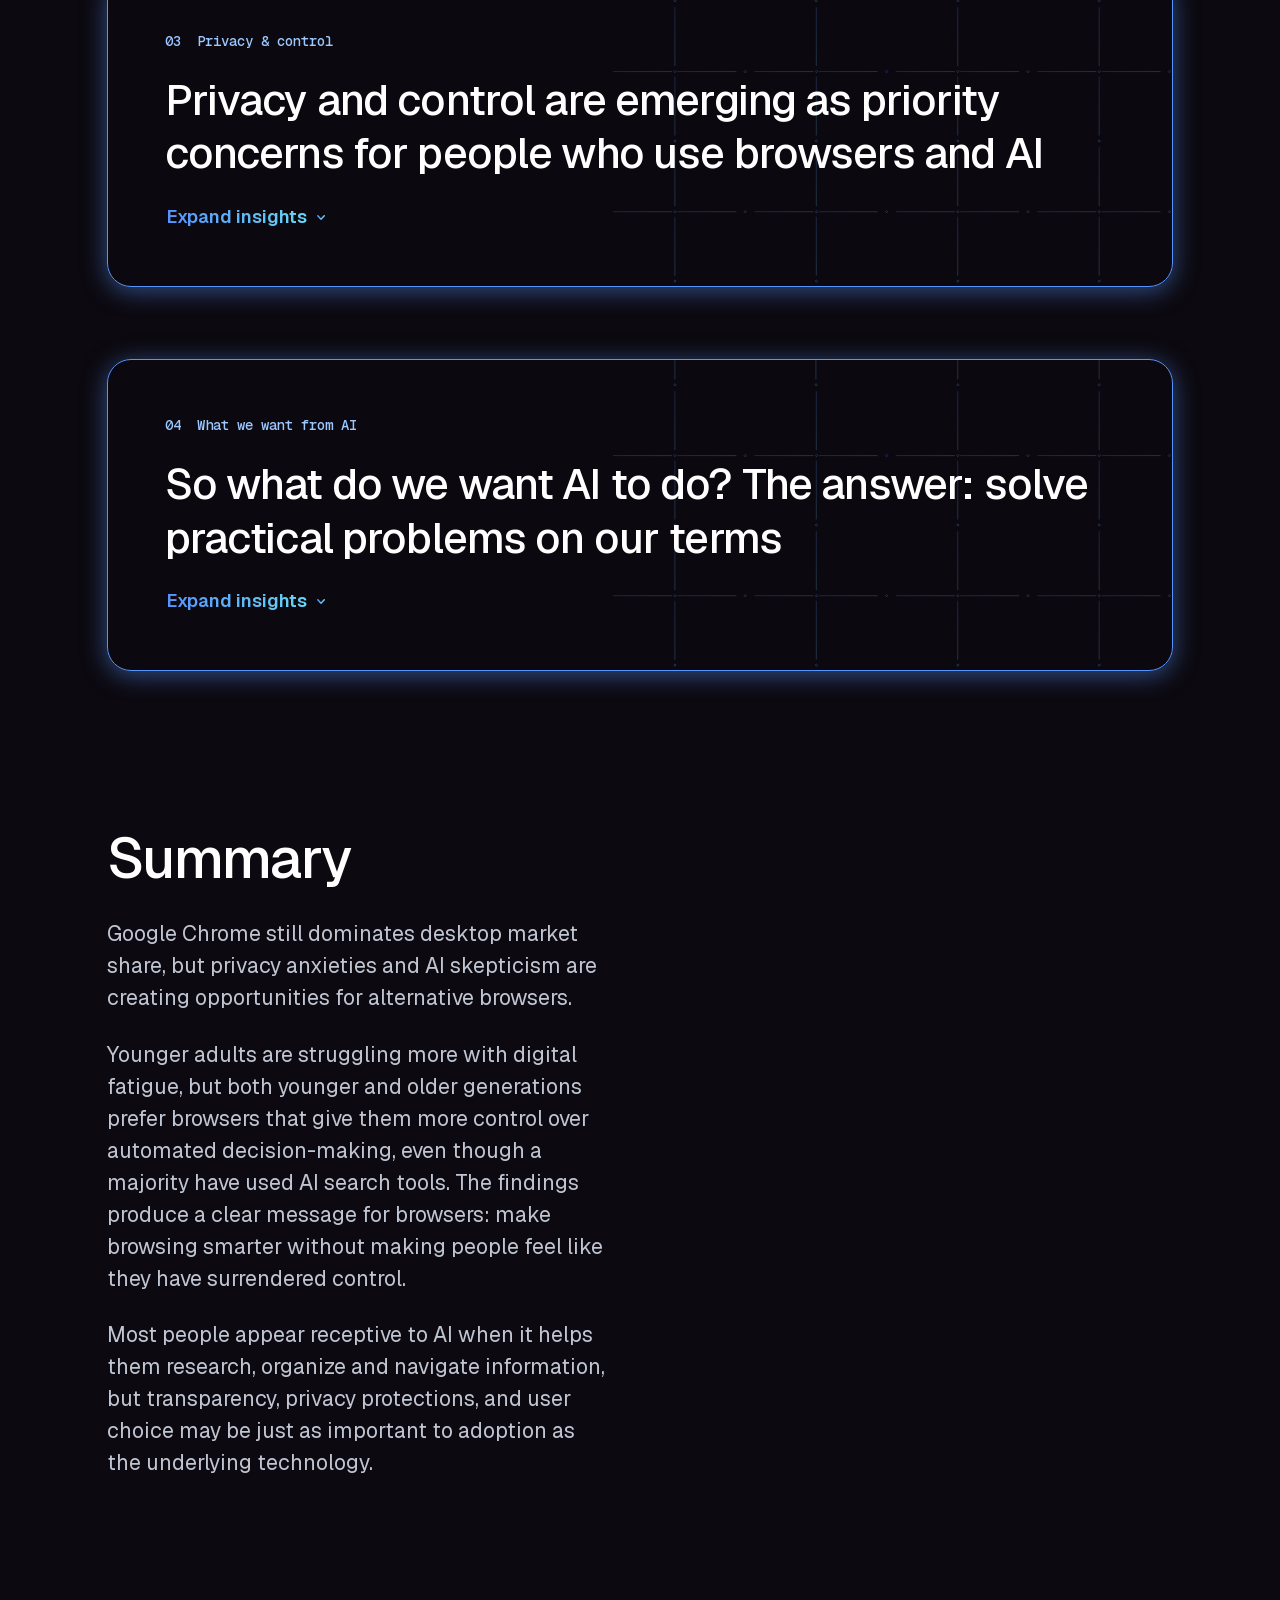
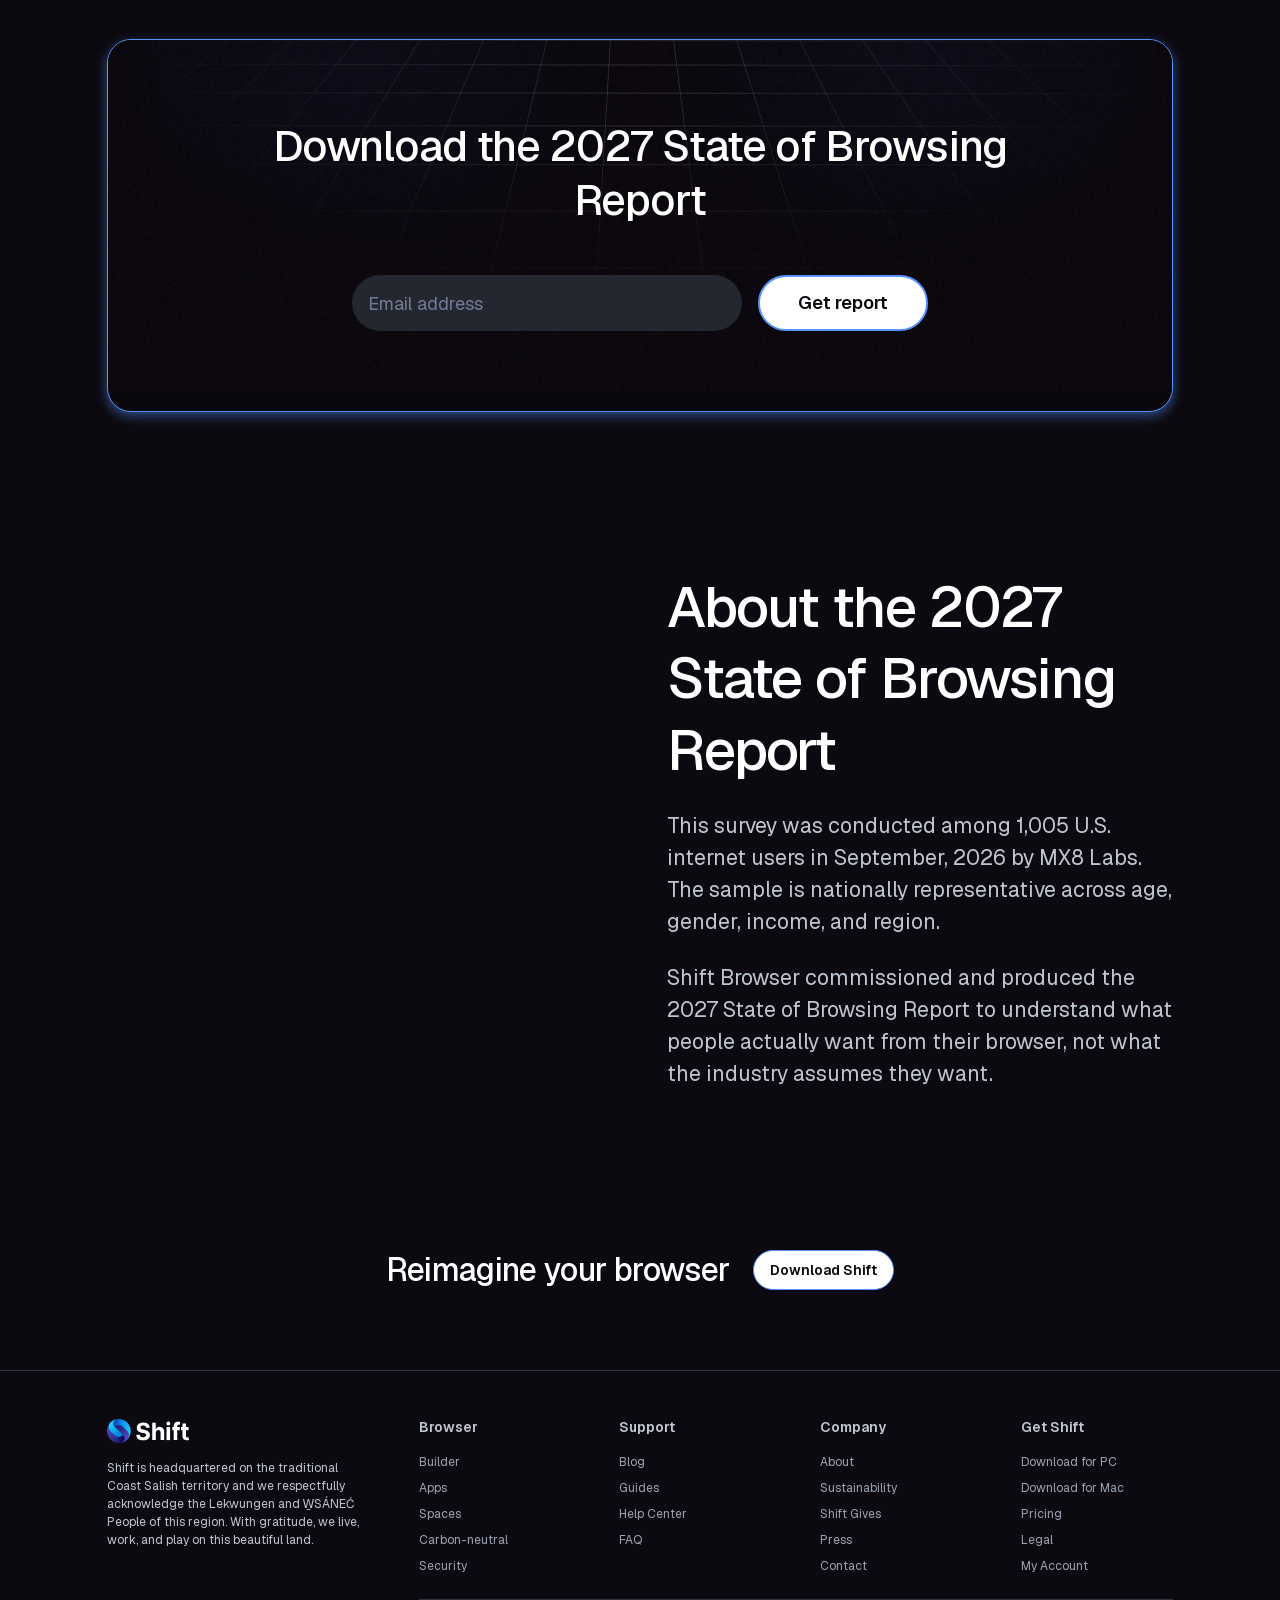
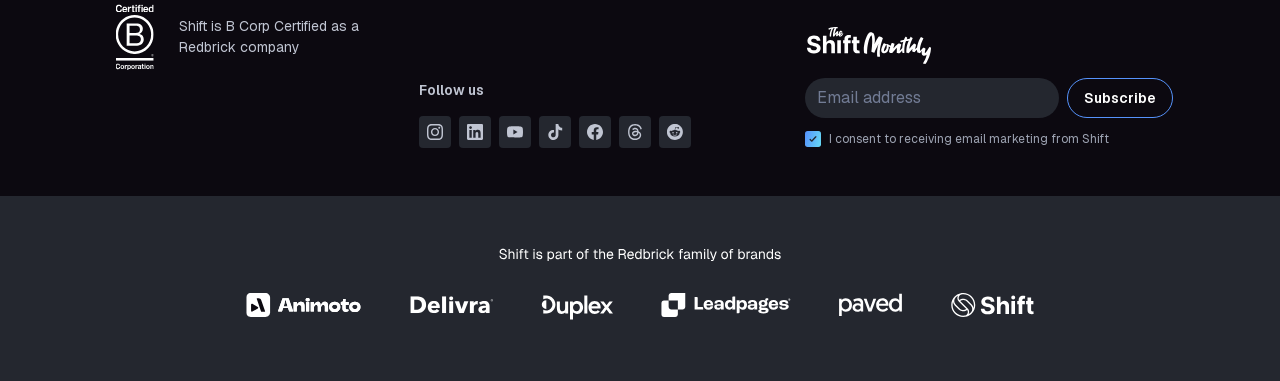
<file: edits/index.html>
<!doctype html>
<html lang="en">
<head>
  <meta charset="UTF-8" />
  <meta name="viewport" content="width=device-width, initial-scale=1.0" />
  <title>The 2027 State of Browsing Report | Shift</title>
  <link rel="stylesheet" href="./assets/fonts/fonts.css" />
  <link rel="stylesheet" href="./style.css" />
</head>
<body>
  <!-- Shared gradient for the gauge arcs (Yellow/50 → Blue/400, as in the Figma arcs) -->
  <svg width="0" height="0" style="position:absolute" aria-hidden="true">
    <defs>
      <linearGradient id="arc-grad" x1="0" y1="0" x2="1" y2="0.28">
        <stop offset="0" stop-color="#FFF8E4"/>
        <stop offset="1" stop-color="#71A6FF"/>
      </linearGradient>
    </defs>
  </svg>

  <!-- Header — Figma 1544:37177. Chapters are absorbed into it once you scroll past the chapter row. -->
  <header class="nav-wrap">
    <nav class="nav" aria-label="Main">
      <a href="#top" class="nav__logo"><img src="assets/logo-nav.svg" width="83" height="24" alt="Shift"></a>
      <div class="nav__chapters" data-nav-chapters>
        <a class="chip" href="#browser-loyalty" data-chapter-link tabindex="-1"><span>01</span>Browser loyalty</a>
        <a class="chip" href="#digital-burnout" data-chapter-link tabindex="-1"><span>02</span>Digital burnout</a>
        <a class="chip" href="#privacy" data-chapter-link tabindex="-1"><span>03</span>Privacy &amp; control</a>
        <a class="chip" href="#ai" data-chapter-link tabindex="-1"><span>04</span>What we want from AI</a>
      </div>
      <a class="btn btn--white btn--sm" href="#download">Download PDF</a>
    </nav>
  </header>

  <main id="top">
    <!-- Hero — Figma 1525:33865 -->
    <section class="hero">
      <img class="hero__leak" src="assets/light-leak.png" width="1440" height="1024" alt="" aria-hidden="true">
      <div class="hero__inner">
        <img class="hero__logo" src="assets/logo-nav.svg" width="83" height="24" alt="Shift">
        <p class="eyebrow">Shift · State of Browsing</p>
        <h1 class="hero__title">The 2027 State of<br>Browsing Report</h1>
        <p class="hero__sub">We asked 1,000 internet users in the US how they felt about their browser, AI, and digital fatigue. Here’s what we found.</p>
        <div class="hero__cta">
          <a class="btn btn--white btn--lg" href="#download">Download PDF</a>
          <a class="hero__hint" href="#chapters">Or keep scrolling ↓</a>
        </div>
      </div>
    </section>

    <!-- Chapter row — Figma 1543:37006 -->
    <nav class="chips" id="chapters" aria-label="Report chapters" data-page-chapters>
      <a class="chip" href="#browser-loyalty" data-chapter-link><span>01</span>Browser loyalty</a>
      <a class="chip" href="#digital-burnout" data-chapter-link><span>02</span>Digital burnout</a>
      <a class="chip" href="#privacy" data-chapter-link><span>03</span>Privacy &amp; control</a>
      <a class="chip" href="#ai" data-chapter-link><span>04</span>What we want from AI</a>
    </nav>

    <div class="chapters">

      <!-- ============ 01 Browser loyalty — Figma 1530:36226 (collapsed) / 1544:37759 (expanded) ============ -->
      <section class="chapter" id="browser-loyalty" data-chapter>
        <img class="chapter__grid" src="assets/chapter-grid.svg" alt="" aria-hidden="true">
        <header class="chapter__head">
          <p class="eyebrow">01&nbsp;&nbsp;Browser loyalty</p>
          <h2 class="chapter__title">Google Chrome still dominates search.<br>But can it stay competitive?</h2>
          <button class="toggle" type="button" aria-expanded="false" aria-controls="ch1-body" data-toggle>
            <span class="toggle__label">Expand insights</span><img src="assets/chevron-down.svg" width="24" height="24" alt="">
          </button>
        </header>
        <div class="chapter__drawer" id="ch1-body" data-drawer>
          <div class="chapter__body" inert>

            <!-- 58% — Figma 1545:39258 -->
            <article class="card card--feature" id="stat-chrome-share" data-reveal>
              <img class="card__glow" src="assets/card-glow.png" alt="" aria-hidden="true">
              <div class="card__text card__text--spread">
                <h3 class="card__lead card__lead--lg">Google Chrome takes massive market share as the primary desktop browser for 58% of US users</h3>
                <div class="share-row"><button class="share" type="button" data-share="Google Chrome is the primary desktop browser for 58% of US users." data-anchor="stat-chrome-share"><img src="assets/share.svg" width="24" height="24" alt="">Share</button><p class="share-row__src"><span>shift.com/state-of-browsing</span><span>The 2027 State of Browsing Report</span></p></div>
              </div>
              <div class="chrome-ring" aria-hidden="true">
                <img class="chrome-ring__track" src="assets/chrome-ring-track.svg" width="272.634" height="272.634" alt="">
                <img class="chrome-ring__union" src="assets/chrome-ring-union.png" width="274.029" height="274.029" alt="">
                <img class="chrome-ring__arc" src="assets/chrome-ring-arc-soft.png" width="208.855" height="274.216" alt="">
                <p class="chrome-ring__num"><span data-count="58">58</span>%</p>
              </div>
            </article>

            <!-- 90% — Figma 1545:39856 -->
            <article class="card card--split" id="stat-familiar" data-reveal>
              <div class="card__text">
                <p class="num num--lg"><span data-count="90">90</span>%</p>
                <div class="card__copy">
                  <h3 class="card__lead card__lead--sm">A whopping 90% of people were familiar with Google Chrome</h3>
                  <p class="card__body">But familiarity isn’t the same as loyalty.</p>
                </div>
                <div class="share-row"><button class="share" type="button" data-share="A whopping 90% of people were familiar with Google Chrome. But familiarity isn't the same as loyalty." data-anchor="stat-familiar"><img src="assets/share.svg" width="24" height="24" alt="">Share</button><p class="share-row__src"><span>shift.com/state-of-browsing</span><span>The 2027 State of Browsing Report</span></p></div>
              </div>
              <div class="bars">
                <div class="bar-item"><p><b><span data-count="25">25</span>%</b> Use Chrome because it came pre-installed</p><div class="bar" style="--w:25%"><i></i></div></div>
                <div class="bar-item"><p><b><span data-count="38">38</span>%</b> Have simply used it for years without a second thought</p><div class="bar" style="--w:38%"><i></i></div></div>
              </div>
            </article>

            <div class="subhead"><h3>Change is lagging behind convenience</h3></div>

            <!-- 54% / 32% — Figma 1550:40081 / 1550:40117 -->
            <div class="pair">
              <article class="card card--gauge" id="stat-switch" data-reveal>
                <div class="gauge" style="--p:54"><img class="gauge__disc" src="assets/gauge-disc.svg" width="205.695" height="205.695" alt=""><img class="gauge__track" src="assets/gauge-track.svg" width="205.776" height="205.776" alt=""><svg class="gauge__arc" viewBox="0 0 205.776 205.776" aria-hidden="true"><circle cx="102.888" cy="102.888" r="98.0735" pathLength="100"/></svg><p class="gauge__num"><span data-count="54">54</span>%</p></div>
                <h3 class="card__lead card__lead--sm">of Americans have not seriously considered changing their primary browser in the past year</h3>
                <div class="share-row"><button class="share" type="button" data-share="54% of Americans have not seriously considered changing their primary browser in the past year." data-anchor="stat-switch"><img src="assets/share.svg" width="24" height="24" alt="">Share</button><p class="share-row__src"><span>shift.com/state-of-browsing</span><span>The 2027 State of Browsing Report</span></p></div>
              </article>
              <article class="card card--gauge" id="stat-logins" data-reveal>
                <div class="gauge" style="--p:32"><img class="gauge__disc" src="assets/gauge-disc.svg" width="205.695" height="205.695" alt=""><img class="gauge__track" src="assets/gauge-track.svg" width="205.776" height="205.776" alt=""><svg class="gauge__arc" viewBox="0 0 205.776 205.776" aria-hidden="true"><circle cx="102.888" cy="102.888" r="98.0735" pathLength="100"/></svg><p class="gauge__num"><span data-count="32">32</span>%</p></div>
                <h3 class="card__lead card__lead--sm">say losing saved logins and being accustomed to their current browser is what keeps them from switching</h3>
                <div class="share-row"><button class="share" type="button" data-share="32% say losing saved logins and being accustomed to their current browser is what keeps them from switching." data-anchor="stat-logins"><img src="assets/share.svg" width="24" height="24" alt="">Share</button><p class="share-row__src"><span>shift.com/state-of-browsing</span><span>The 2027 State of Browsing Report</span></p></div>
              </article>
            </div>

            <p class="closing">It looks like Google will continue to dominate the browser space in 2027, but what will it take to get users to make the switch?</p>
          </div>
        </div>
      </section>

      <!-- ============ 02 Digital burnout — Figma 1543:36242 / 1554:40747 ============ -->
      <section class="chapter" id="digital-burnout" data-chapter>
        <img class="chapter__grid" src="assets/chapter-grid.svg" alt="" aria-hidden="true">
        <header class="chapter__head">
          <p class="eyebrow">02&nbsp;&nbsp;Digital burnout</p>
          <h2 class="chapter__title">Younger, more digitally fluent users report the most online burnout.</h2>
          <button class="toggle" type="button" aria-expanded="false" aria-controls="ch2-body" data-toggle>
            <span class="toggle__label">Expand insights</span><img src="assets/chevron-down.svg" width="24" height="24" alt="">
          </button>
        </header>
        <div class="chapter__drawer" id="ch2-body" data-drawer>
          <div class="chapter__body" inert>

            <!-- Burnout donut — Figma 1554:40930 -->
            <article class="card card--feature card--feature-tall card--burnout" id="stat-burnout" data-reveal>
              <img class="card__glow card__glow--tall" src="assets/card-glow-tall.png" alt="" aria-hidden="true">
              <div class="card__text card__text--spread">
                <h3 class="card__lead card__lead--lg">More than half of Americans experience digital burnout</h3>
                <div class="share-row"><button class="share" type="button" data-share="More than half of Americans experience digital burnout." data-anchor="stat-burnout"><img src="assets/share.svg" width="24" height="24" alt="">Share</button><p class="share-row__src"><span>shift.com/state-of-browsing</span><span>The 2027 State of Browsing Report</span></p></div>
              </div>
              <div class="card__graphic">
                <ul class="legend legend--grid3">
                  <li><i style="--c:#31353f"></i>12% very often</li>
                  <li><i style="--c:#727c95"></i>17% often</li>
                  <li><i style="--c:#9bc9ff"></i>34% sometimes</li>
                  <li><i style="--c:#71a6ff"></i>24% rarely</li>
                  <li><i style="--c:#4f72d8"></i>13% never</li>
                </ul>
                <img class="donut" src="assets/burnout-donut.svg" width="309" height="309" alt="" aria-hidden="true">
              </div>
            </article>

            <!-- 4 in 10 — Figma 1554:40977 -->
            <article class="card card--split" id="stat-tabs" data-reveal>
              <div class="card__text card__text--fixed">
                <p class="num num--lg"><span data-count="4">4</span> in 10</p>
                <h3 class="card__lead card__lead--sm">Across all age groups, 4 in 10 people leave tabs open just because they’re afraid of losing something</h3>
                <div class="share-row"><button class="share" type="button" data-share="Across all age groups, 4 in 10 people leave tabs open just because they're afraid of losing something." data-anchor="stat-tabs"><img src="assets/share.svg" width="24" height="24" alt="">Share</button><p class="share-row__src"><span>shift.com/state-of-browsing</span><span>The 2027 State of Browsing Report</span></p></div>
              </div>
              <div class="tens" aria-hidden="true"><i class="dot on"></i><i class="dot on"></i><i class="dot on"></i><i class="dot on"></i><i class="dot"></i><i class="dot"></i><i class="dot"></i><i class="dot"></i><i class="dot"></i><i class="dot"></i></div>
            </article>

            <div class="subhead">
              <h3>Digital fatigue has an age gap</h3>
              <p>Older users, often assumed to be the most overwhelmed by technology, report the least burnout. It’s younger, more digitally fluent users who are feeling drained.</p>
            </div>

            <!-- 20% / 43% — Figma 1554:41007 / 1554:41020 -->
            <div class="pair">
              <article class="card card--gauge" id="stat-25-34" data-reveal>
                <div class="gauge" style="--p:20"><img class="gauge__disc" src="assets/gauge-disc.svg" width="205.695" height="205.695" alt=""><img class="gauge__track" src="assets/gauge-track.svg" width="205.776" height="205.776" alt=""><svg class="gauge__arc" viewBox="0 0 205.776 205.776" aria-hidden="true"><circle cx="102.888" cy="102.888" r="98.0735" pathLength="100"/></svg><p class="gauge__num"><span data-count="20">20</span>%</p></div>
                <h3 class="card__lead card__lead--sm">of 25-34 year olds report very frequent digital fatigue</h3>
                <div class="share-row"><button class="share" type="button" data-share="20% of 25–34 year olds report very frequent digital fatigue." data-anchor="stat-25-34"><img src="assets/share.svg" width="24" height="24" alt="">Share</button><p class="share-row__src"><span>shift.com/state-of-browsing</span><span>The 2027 State of Browsing Report</span></p></div>
              </article>
              <article class="card card--gauge" id="stat-seniors" data-reveal>
                <div class="gauge" style="--p:43"><img class="gauge__disc" src="assets/gauge-disc.svg" width="205.695" height="205.695" alt=""><img class="gauge__track" src="assets/gauge-track.svg" width="205.776" height="205.776" alt=""><svg class="gauge__arc" viewBox="0 0 205.776 205.776" aria-hidden="true"><circle cx="102.888" cy="102.888" r="98.0735" pathLength="100"/></svg><p class="gauge__num"><span data-count="43">43</span>%</p></div>
                <h3 class="card__lead card__lead--sm">of seniors (65+) say they “rarely” feel drained online</h3>
                <div class="share-row"><button class="share" type="button" data-share="43% of seniors (65+) say they rarely feel drained online." data-anchor="stat-seniors"><img src="assets/share.svg" width="24" height="24" alt="">Share</button><p class="share-row__src"><span>shift.com/state-of-browsing</span><span>The 2027 State of Browsing Report</span></p></div>
              </article>
            </div>

            <p class="closing">25 – 44-year-olds are most frustrated by tab overload and digital fatigue. They want speed, privacy, and features they can turn off — and are willing to switch browsers to get it.</p>
          </div>
        </div>
      </section>

      <!-- ============ 03 Privacy & control — Figma 1543:36254 (collapsed only; expanded uses the same card styles) ============ -->
      <section class="chapter" id="privacy" data-chapter>
        <img class="chapter__grid" src="assets/chapter-grid.svg" alt="" aria-hidden="true">
        <header class="chapter__head">
          <p class="eyebrow">03&nbsp;&nbsp;Privacy &amp; control</p>
          <h2 class="chapter__title">Privacy and control are emerging as priority concerns for people who use browsers and AI</h2>
          <button class="toggle" type="button" aria-expanded="false" aria-controls="ch3-body" data-toggle>
            <span class="toggle__label">Expand insights</span><img src="assets/chevron-down.svg" width="24" height="24" alt="">
          </button>
        </header>
        <div class="chapter__drawer" id="ch3-body" data-drawer>
          <div class="chapter__body" inert>

            <article class="card card--feature card--feature-tall card--bubbles" id="stat-drivers" data-reveal>
              <img class="card__glow card__glow--tall" src="assets/card-glow-tall.png" alt="" aria-hidden="true">
              <div class="card__text card__text--spread">
                <h3 class="card__lead card__lead--lg">Across all demographics, privacy and security rank as the top decision-driver for choosing a browser</h3>
                <div class="share-row"><button class="share" type="button" data-share="Across all demographics, privacy and security rank as the top decision-driver for choosing a browser." data-anchor="stat-drivers"><img src="assets/share.svg" width="24" height="24" alt="">Share</button><p class="share-row__src"><span>shift.com/state-of-browsing</span><span>The 2027 State of Browsing Report</span></p></div>
              </div>
              <div class="card__graphic">
                <ul class="legend legend--grid2"><li><i style="--c:#2d409d"></i>Privacy and security</li><li><i style="--c:#5484ed"></i>Compatibility with other apps</li><li><i style="--c:#85bcff"></i>Speed</li></ul>
                <div class="bubbles bubbles--drivers" aria-hidden="true"><div class="bubble bubble--1" style="--d:181;--x:249.5;--y:90.5"><span><span data-count="36">36</span>%</span></div><div class="bubble bubble--2" style="--d:155.1;--x:77.55;--y:172.75"><span><span data-count="33">33</span>%</span></div><div class="bubble bubble--3" style="--d:159.9;--x:221.25;--y:278.55"><span><span data-count="32">32</span>%</span></div></div>
              </div>
            </article>

            <article class="card card--split" id="stat-frustrations" data-reveal>
              <div class="card__text card__text--narrow">
                <p class="num num--lg">Top 3</p>
                <h3 class="card__lead card__lead--sm">reported frustrations with browsers</h3>
                <div class="share-row"><button class="share" type="button" data-share="The top 3 frustrations with browsers: slow performance, website tracking and unwanted features." data-anchor="stat-frustrations"><img src="assets/share.svg" width="24" height="24" alt="">Share</button><p class="share-row__src"><span>shift.com/state-of-browsing</span><span>The 2027 State of Browsing Report</span></p></div>
              </div>
              <ol class="ranked ranked--panel">
                <li><span>01</span>Slow performance</li>
                <li><span>02</span>Website tracking</li>
                <li><span>03</span>Unwanted features</li>
              </ol>
            </article>

            <div class="subhead"><h3>People want more control over their data and their browsing experience</h3></div>

            <div class="pair">
              <article class="card card--gauge" id="stat-control" data-reveal>
                <div class="gauge" style="--p:64"><img class="gauge__disc" src="assets/gauge-disc.svg" width="205.695" height="205.695" alt=""><img class="gauge__track" src="assets/gauge-track.svg" width="205.776" height="205.776" alt=""><svg class="gauge__arc" viewBox="0 0 205.776 205.776" aria-hidden="true"><circle cx="102.888" cy="102.888" r="98.0735" pathLength="100"/></svg><p class="gauge__num"><span data-count="64">64</span>%</p></div>
                <h3 class="card__lead card__lead--sm">of people say they’d rather have a browser that gives them more control, even if that means making more decisions themselves</h3>
                <div class="share-row"><button class="share" type="button" data-share="64% of people would rather have a browser that gives them more control, even if that means making more decisions themselves." data-anchor="stat-control"><img src="assets/share.svg" width="24" height="24" alt="">Share</button><p class="share-row__src"><span>shift.com/state-of-browsing</span><span>The 2027 State of Browsing Report</span></p></div>
              </article>
              <article class="card card--gauge" id="stat-ids" data-reveal>
                <div class="gauge" style="--p:48"><img class="gauge__disc" src="assets/gauge-disc.svg" width="205.695" height="205.695" alt=""><img class="gauge__track" src="assets/gauge-track.svg" width="205.776" height="205.776" alt=""><svg class="gauge__arc" viewBox="0 0 205.776 205.776" aria-hidden="true"><circle cx="102.888" cy="102.888" r="98.0735" pathLength="100"/></svg><p class="gauge__num"><span data-count="48">48</span>%</p></div>
                <h3 class="card__lead card__lead--sm">of people feel very uncomfortable with AI accessing stored personal IDs like Social Security numbers</h3>
                <div class="share-row"><button class="share" type="button" data-share="48% of people feel very uncomfortable with AI accessing stored personal IDs like Social Security numbers." data-anchor="stat-ids"><img src="assets/share.svg" width="24" height="24" alt="">Share</button><p class="share-row__src"><span>shift.com/state-of-browsing</span><span>The 2027 State of Browsing Report</span></p></div>
              </article>
            </div>

            <article class="card card--split" id="stat-ai-concerns" data-reveal>
              <div class="card__text card__text--spread">
                <h3 class="card__title-xl">The biggest concerns with AI in browsers?</h3>
                <div class="share-row"><button class="share" type="button" data-share="45% are worried about AI in browsers accessing too much personal information." data-anchor="stat-ai-concerns"><img src="assets/share.svg" width="24" height="24" alt="">Share</button><p class="share-row__src"><span>shift.com/state-of-browsing</span><span>The 2027 State of Browsing Report</span></p></div>
              </div>
              <div class="bars">
                <div class="bar-item"><p><b><span data-count="45">45</span>%</b> Accessing too much personal information</p><div class="bar" style="--w:45%"><i></i></div></div>
                <div class="bar-item"><p><b><span data-count="42">42</span>%</b> Taking actions users didn’t intend</p><div class="bar" style="--w:42%"><i></i></div></div>
                <div class="bar-item"><p><b><span data-count="40">40</span>%</b> Basic security</p><div class="bar" style="--w:40%"><i></i></div></div>
                <div class="bar-item"><p><b><span data-count="32">32</span>%</b> Losing control over browsing experience</p><div class="bar" style="--w:32%"><i></i></div></div>
              </div>
            </article>

            <div class="subhead"><h3>18–24-year-olds are the outliers when it comes to browsers making decisions on their behalf</h3></div>

            <div class="pair">
              <article class="card card--gauge" id="stat-18-24-ai" data-reveal>
                <div class="gauge" style="--p:80"><img class="gauge__disc" src="assets/gauge-disc.svg" width="205.695" height="205.695" alt=""><img class="gauge__track" src="assets/gauge-track.svg" width="205.776" height="205.776" alt=""><svg class="gauge__arc" viewBox="0 0 205.776 205.776" aria-hidden="true"><circle cx="102.888" cy="102.888" r="98.0735" pathLength="100"/></svg><p class="gauge__num"><span data-count="80">80</span>%</p></div>
                <h3 class="card__lead card__lead--sm">of 18–24-year-olds have used AI over traditional search</h3>
                <div class="share-row"><button class="share" type="button" data-share="80% of 18–24-year-olds have used AI over traditional search." data-anchor="stat-18-24-ai"><img src="assets/share.svg" width="24" height="24" alt="">Share</button><p class="share-row__src"><span>shift.com/state-of-browsing</span><span>The 2027 State of Browsing Report</span></p></div>
              </article>
              <article class="card card--gauge" id="stat-18-24-open" data-reveal>
                <div class="gauge" style="--p:34"><img class="gauge__disc" src="assets/gauge-disc.svg" width="205.695" height="205.695" alt=""><img class="gauge__track" src="assets/gauge-track.svg" width="205.776" height="205.776" alt=""><svg class="gauge__arc" viewBox="0 0 205.776 205.776" aria-hidden="true"><circle cx="102.888" cy="102.888" r="98.0735" pathLength="100"/></svg><p class="gauge__num"><span data-count="34">34</span>%</p></div>
                <h3 class="card__lead card__lead--sm">are open to a browser making decisions on their behalf</h3>
                <div class="share-row"><button class="share" type="button" data-share="34% of 18–24-year-olds are open to a browser making decisions on their behalf." data-anchor="stat-18-24-open"><img src="assets/share.svg" width="24" height="24" alt="">Share</button><p class="share-row__src"><span>shift.com/state-of-browsing</span><span>The 2027 State of Browsing Report</span></p></div>
              </article>
            </div>
          </div>
        </div>
      </section>

      <!-- ============ 04 What we want from AI — Figma 1543:36266 (collapsed only) ============ -->
      <section class="chapter" id="ai" data-chapter>
        <img class="chapter__grid" src="assets/chapter-grid.svg" alt="" aria-hidden="true">
        <header class="chapter__head">
          <p class="eyebrow">04&nbsp;&nbsp;What we want from AI</p>
          <h2 class="chapter__title">So what do we want AI to do? The answer: solve practical problems on our terms</h2>
          <button class="toggle" type="button" aria-expanded="false" aria-controls="ch4-body" data-toggle>
            <span class="toggle__label">Expand insights</span><img src="assets/chevron-down.svg" width="24" height="24" alt="">
          </button>
        </header>
        <div class="chapter__drawer" id="ch4-body" data-drawer>
          <div class="chapter__body" inert>

            <article class="card card--feature card--feature-tall card--bubbles" id="stat-ai-search" data-reveal>
              <img class="card__glow card__glow--tall" src="assets/card-glow-tall.png" alt="" aria-hidden="true">
              <div class="card__text card__text--spread">
                <h3 class="card__lead card__lead--lg">68% of Americans have used tools like ChatGPT or Perplexity instead of traditional search in the last 6 months</h3>
                <div class="share-row"><button class="share" type="button" data-share="68% of Americans have used tools like ChatGPT or Perplexity instead of traditional search in the last 6 months." data-anchor="stat-ai-search"><img src="assets/share.svg" width="24" height="24" alt="">Share</button><p class="share-row__src"><span>shift.com/state-of-browsing</span><span>The 2027 State of Browsing Report</span></p></div>
              </div>
              <div class="card__graphic">
                <ul class="legend legend--row"><li><i style="--c:#2d409d"></i>18 - 24</li><li><i style="--c:#5484ed"></i>35 - 44</li><li><i style="--c:#85bcff"></i>65+</li></ul>
                <div class="bubbles bubbles--adoption" aria-hidden="true"><div class="bubble bubble--1" style="--d:219;--x:109.5;--y:230"><span><span data-count="80">80</span>%</span></div><div class="bubble bubble--2" style="--d:208;--x:315.3;--y:104"><span><span data-count="76">76</span>%</span></div><div class="bubble bubble--3" style="--d:137;--x:298.2;--y:298.5"><span><span data-count="50">50</span>%</span></div></div>
              </div>
            </article>

            <article class="card card--split" id="stat-simpler" data-reveal>
              <div class="card__text card__text--fixed">
                <p class="num num--lg">Nearly 3 in 5</p>
                <h3 class="card__lead card__lead--sm">people say AI has made their online life at least somewhat simpler</h3>
                <div class="share-row"><button class="share" type="button" data-share="Nearly 3 in 5 people say AI has made their online life at least somewhat simpler." data-anchor="stat-simpler"><img src="assets/share.svg" width="24" height="24" alt="">Share</button><p class="share-row__src"><span>shift.com/state-of-browsing</span><span>The 2027 State of Browsing Report</span></p></div>
              </div>
              <div class="fives" aria-hidden="true"><i class="dot on"></i><i class="dot on"></i><i class="dot on"></i><i class="dot"></i><i class="dot"></i></div>
            </article>

            <article class="card card--split" id="stat-capabilities" data-reveal>
              <div class="card__text card__text--spread">
                <h3 class="card__lead card__lead--lg">When asked which AI capabilities would make browsing easier, people chose use cases that were practical rather than autonomous</h3>
                <div class="share-row"><button class="share" type="button" data-share="The AI capability people want most in a browser: researching a topic (35%)." data-anchor="stat-capabilities"><img src="assets/share.svg" width="24" height="24" alt="">Share</button><p class="share-row__src"><span>shift.com/state-of-browsing</span><span>The 2027 State of Browsing Report</span></p></div>
              </div>
              <div class="bars">
                <div class="bar-item"><p><b><span data-count="35">35</span>%</b> Researching a topic</p><div class="bar" style="--w:35%"><i></i></div></div>
                <div class="bar-item"><p><b><span data-count="28">28</span>%</b> Finding previously viewed information</p><div class="bar" style="--w:28%"><i></i></div></div>
                <div class="bar-item"><p><b><span data-count="27">27</span>%</b> Comparing information or products</p><div class="bar" style="--w:27%"><i></i></div></div>
                <div class="bar-item"><p><b><span data-count="25">25</span>%</b> Summarizing multiple tabs</p><div class="bar" style="--w:25%"><i></i></div></div>
              </div>
            </article>

            <div class="subhead"><h3>Helpful, but on our terms</h3></div>

            <div class="pair">
              <article class="card card--gauge" id="stat-optin" data-reveal>
                <div class="gauge" style="--p:32"><img class="gauge__disc" src="assets/gauge-disc.svg" width="205.695" height="205.695" alt=""><img class="gauge__track" src="assets/gauge-track.svg" width="205.776" height="205.776" alt=""><svg class="gauge__arc" viewBox="0 0 205.776 205.776" aria-hidden="true"><circle cx="102.888" cy="102.888" r="98.0735" pathLength="100"/></svg><p class="gauge__num"><span data-count="32">32</span>%</p></div>
                <h3 class="card__lead card__lead--sm">of people want to be asked before new AI features are enabled in their browser</h3>
                <div class="share-row"><button class="share" type="button" data-share="32% of people want to be asked before new AI features are enabled in their browser." data-anchor="stat-optin"><img src="assets/share.svg" width="24" height="24" alt="">Share</button><p class="share-row__src"><span>shift.com/state-of-browsing</span><span>The 2027 State of Browsing Report</span></p></div>
              </article>
              <article class="card card--gauge" id="stat-optout" data-reveal>
                <div class="gauge" style="--p:22"><img class="gauge__disc" src="assets/gauge-disc.svg" width="205.695" height="205.695" alt=""><img class="gauge__track" src="assets/gauge-track.svg" width="205.776" height="205.776" alt=""><svg class="gauge__arc" viewBox="0 0 205.776 205.776" aria-hidden="true"><circle cx="102.888" cy="102.888" r="98.0735" pathLength="100"/></svg><p class="gauge__num"><span data-count="22">22</span>%</p></div>
                <h3 class="card__lead card__lead--sm">of people want AI features off their browser unless they opt in</h3>
                <div class="share-row"><button class="share" type="button" data-share="22% of people want AI features off their browser unless they opt in." data-anchor="stat-optout"><img src="assets/share.svg" width="24" height="24" alt="">Share</button><p class="share-row__src"><span>shift.com/state-of-browsing</span><span>The 2027 State of Browsing Report</span></p></div>
              </article>
            </div>

            <p class="closing">The findings produce a clear message for browsers: make browsing smarter without making people feel like they have surrendered control.</p>
          </div>
        </div>
      </section>
    </div>

    <!-- Summary / Download / About — Figma 25228:61890 -->
    <section class="feature" id="summary">
      <div class="feature__text">
        <h2>Summary</h2>
        <p>Google Chrome still dominates desktop market share, but privacy anxieties and AI skepticism are creating opportunities for alternative browsers.</p>
        <p>Younger adults are struggling more with digital fatigue, but both younger and older generations prefer browsers that give them more control over automated decision-making, even though a majority have used AI search tools. The findings produce a clear message for browsers: make browsing smarter without making people feel like they have surrendered control.</p>
        <p>Most people appear receptive to AI when it helps them research, organize and navigate information, but transparency, privacy protections, and user choice may be just as important to adoption as the underlying technology.</p>
      </div>
      <div class="feature__art"><div class="cluster" aria-hidden="true" data-reveal><i class="orb" style="--x:43.7;--y:83.4;--d:116.5;--a:0.1"></i><i class="orb orb--lit" style="--x:185.3;--y:0;--d:199.9;--a:0.5"></i><i class="orb" style="--x:0;--y:224.1;--d:160.2;--a:0.2"></i><i class="orb" style="--x:185.3;--y:224.1;--d:224.8;--a:0.3"></i></div></div>
    </section>

    <section class="download" id="download">
      <div class="download__card">
        <h2>Download the 2027 State of Browsing Report</h2>
        <form class="download__form" data-download>
          <input type="email" name="email" placeholder="Email address" aria-label="Email address" autocomplete="email" required>
          <button class="btn btn--white btn--lg" type="submit">Get report</button>
        </form>
      </div>
    </section>

    <section class="feature feature--flip" id="about">
      <div class="feature__art"><div class="cluster" aria-hidden="true" data-reveal><i class="orb orb--lit" style="--x:24.8;--y:0;--d:199.9;--a:0.5"></i><i class="orb" style="--x:249.8;--y:83.4;--d:116.5;--a:0.1"></i><i class="orb" style="--x:0;--y:224.1;--d:224.8;--a:0.3"></i><i class="orb" style="--x:249.8;--y:224.1;--d:160.2;--a:0.2"></i></div></div>
      <div class="feature__text">
        <h2>About the 2027 State of Browsing Report</h2>
        <p>This survey was conducted among 1,005 U.S. internet users in September, 2026 by MX8 Labs. The sample is nationally representative across age, gender, income, and region.</p>
        <p>Shift Browser commissioned and produced the 2027 State of Browsing Report to understand what people actually want from their browser, not what the industry assumes they want.</p>
      </div>
    </section>

    <!-- CTA — Figma 1525:34620 -->
    <section class="cta">
      <p class="cta__title">Reimagine your browser</p>
      <a class="btn btn--white btn--sm" href="#">Download Shift</a>
    </section>
  </main>

  <div class="toast" role="status" aria-live="polite" data-toast></div>

  <!-- Footer — Figma 1525:34621 -->
  <footer class="footer">
    <div class="footer__main">
      <div class="footer__left">
        <div class="footer__about">
          <img src="assets/logo-footer.svg" width="83" height="24" alt="Shift">
          <p>Shift is headquartered on the traditional Coast Salish territory and we respectfully acknowledge the Lekwungen and W̱SÁNEĆ People of this region. With gratitude, we live, work, and play on this beautiful land.</p>
        </div>
        <div class="footer__bcorp">
          <div class="bcorp" aria-label="Certified B Corporation">
            <img class="bcorp__top" src="assets/bcorp-3.svg" alt="">
            <img class="bcorp__b" src="assets/bcorp-1.svg" alt="">
            <img class="bcorp__line" src="assets/bcorp-2.svg" alt="">
            <img class="bcorp__bottom" src="assets/bcorp-4.svg" alt="">
          </div>
          <p>Shift is B Corp Certified as a Redbrick company</p>
        </div>
      </div>
      <div class="footer__right">
        <nav class="footer__cols" aria-label="Footer">
          <div><h4>Browser</h4><a href="#">Builder</a><a href="#">Apps</a><a href="#">Spaces</a><a href="#">Carbon-neutral</a><a href="#">Security</a></div>
          <div><h4>Support</h4><a href="#">Blog</a><a href="#">Guides</a><a href="#">Help Center</a><a href="#">FAQ</a></div>
          <div><h4>Company</h4><a href="#">About</a><a href="#">Sustainability</a><a href="#">Shift Gives</a><a href="#">Press</a><a href="#">Contact</a></div>
          <div><h4>Get Shift</h4><a href="#">Download for PC</a><a href="#">Download for Mac</a><a href="#">Pricing</a><a href="#">Legal</a><a href="#">My Account</a></div>
        </nav>
        <hr class="footer__rule">
        <div class="footer__bottom">
          <div class="footer__social">
            <h4>Follow us</h4>
            <div class="social">
              <a href="#" aria-label="Instagram"><img src="assets/social-1.svg" width="16" height="16" alt=""></a>
              <a href="#" aria-label="LinkedIn"><img src="assets/social-2.svg" width="16" height="16" alt=""></a>
              <a href="#" aria-label="YouTube"><img src="assets/social-3.svg" width="16" height="16" alt=""></a>
              <a href="#" aria-label="TikTok"><img src="assets/social-4.svg" width="16" height="16" alt=""></a>
              <a href="#" aria-label="Facebook"><img src="assets/social-5.svg" width="16" height="16" alt=""></a>
              <a href="#" aria-label="Threads"><img src="assets/social-6.svg" width="16" height="16" alt=""></a>
              <a href="#" aria-label="Reddit"><img src="assets/social-7.svg" width="16" height="16" alt=""></a>
            </div>
          </div>
          <form class="signup" onsubmit="event.preventDefault()">
            <img class="signup__logo" src="assets/shift-monthly-footer.svg" width="124" height="35" alt="Shift Monthly">
            <div class="signup__row">
              <label class="sr-only" for="email">Email address</label>
              <input id="email" type="email" placeholder="Email address">
              <button class="btn btn--outline btn--sm" type="submit">Subscribe</button>
            </div>
            <label class="consent"><input type="checkbox" checked><span class="consent__box"><img src="assets/checkmark-footer.svg" width="16" height="16" alt=""></span>I consent to receiving email marketing from Shift</label>
          </form>
        </div>
      </div>
    </div>
    <div class="footer__family">
      <img src="assets/family-footer.svg" width="1440" height="185" alt="Shift is part of the Redbrick family of brands: Animoto, Delivra, Duplex, Leadpages, Paved, Shift">
    </div>
  </footer>

  <script src="./script.js"></script>
</body>
</html>
</file>
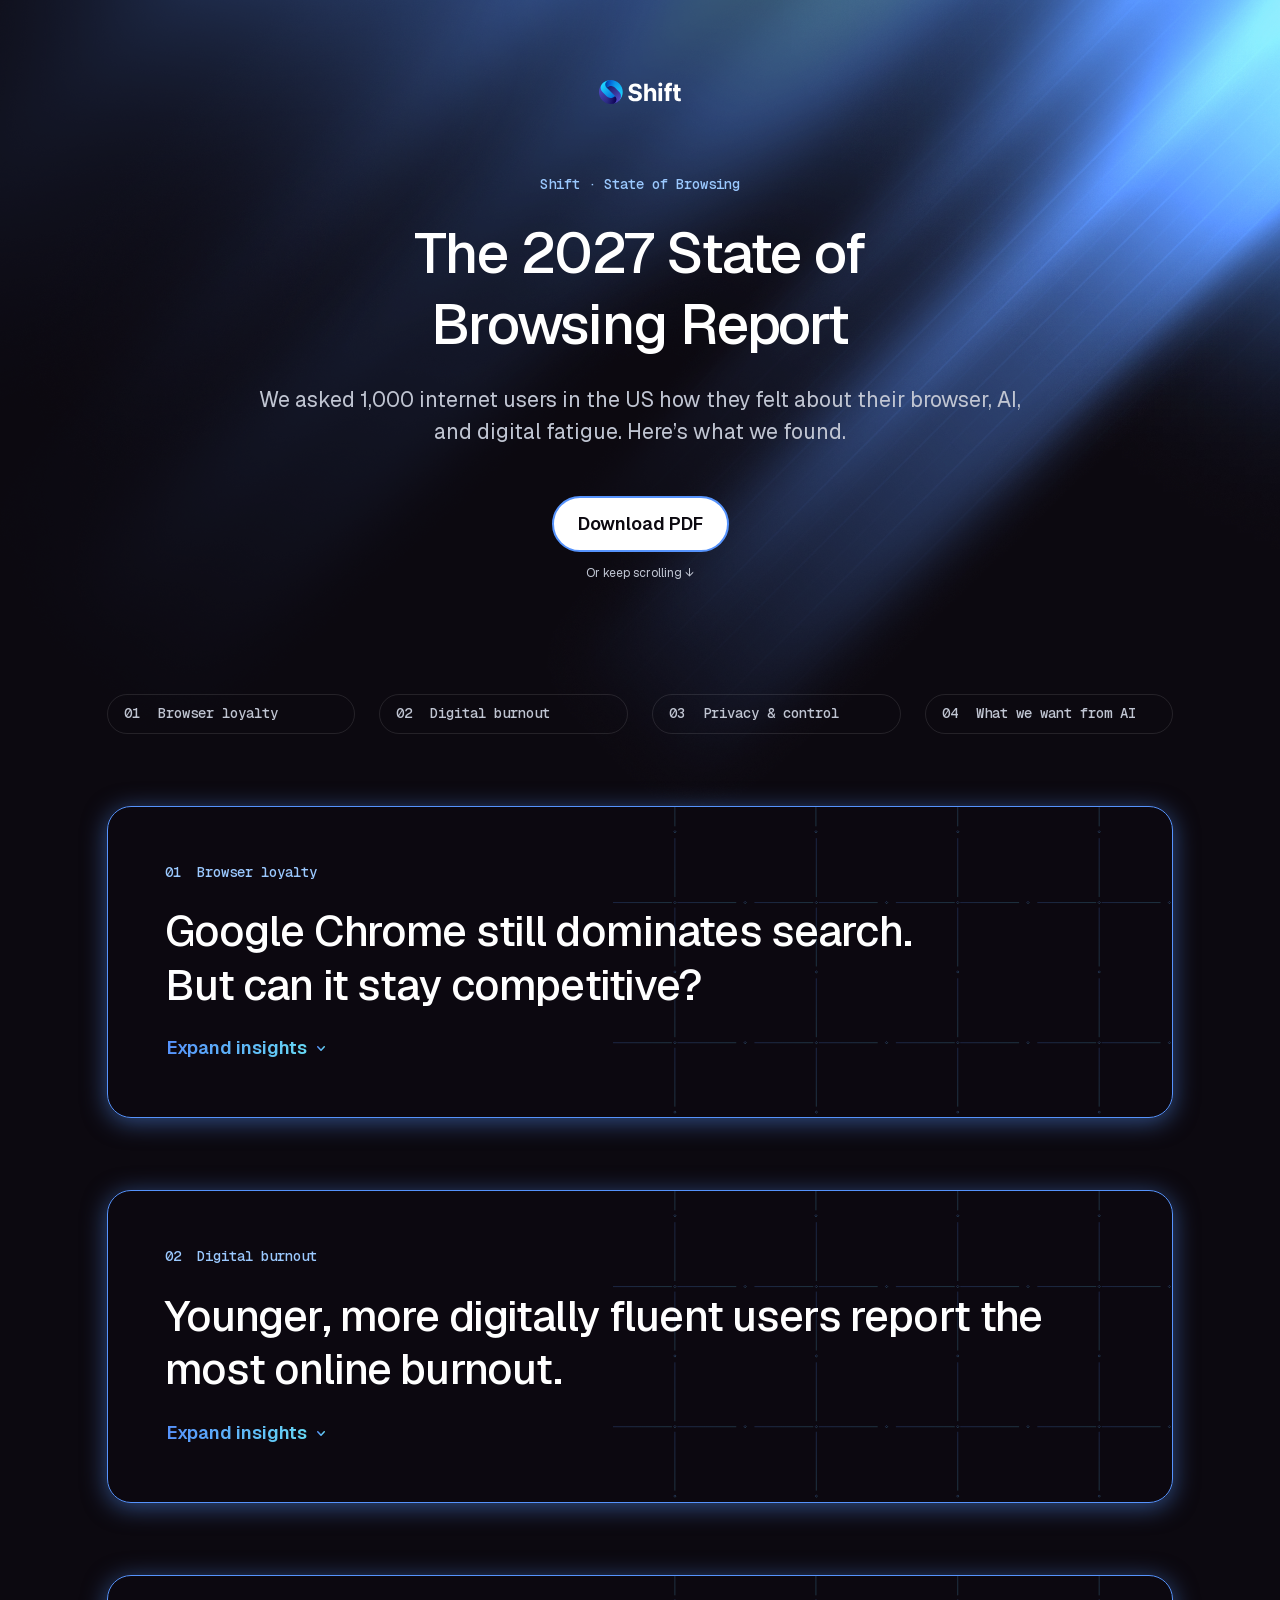
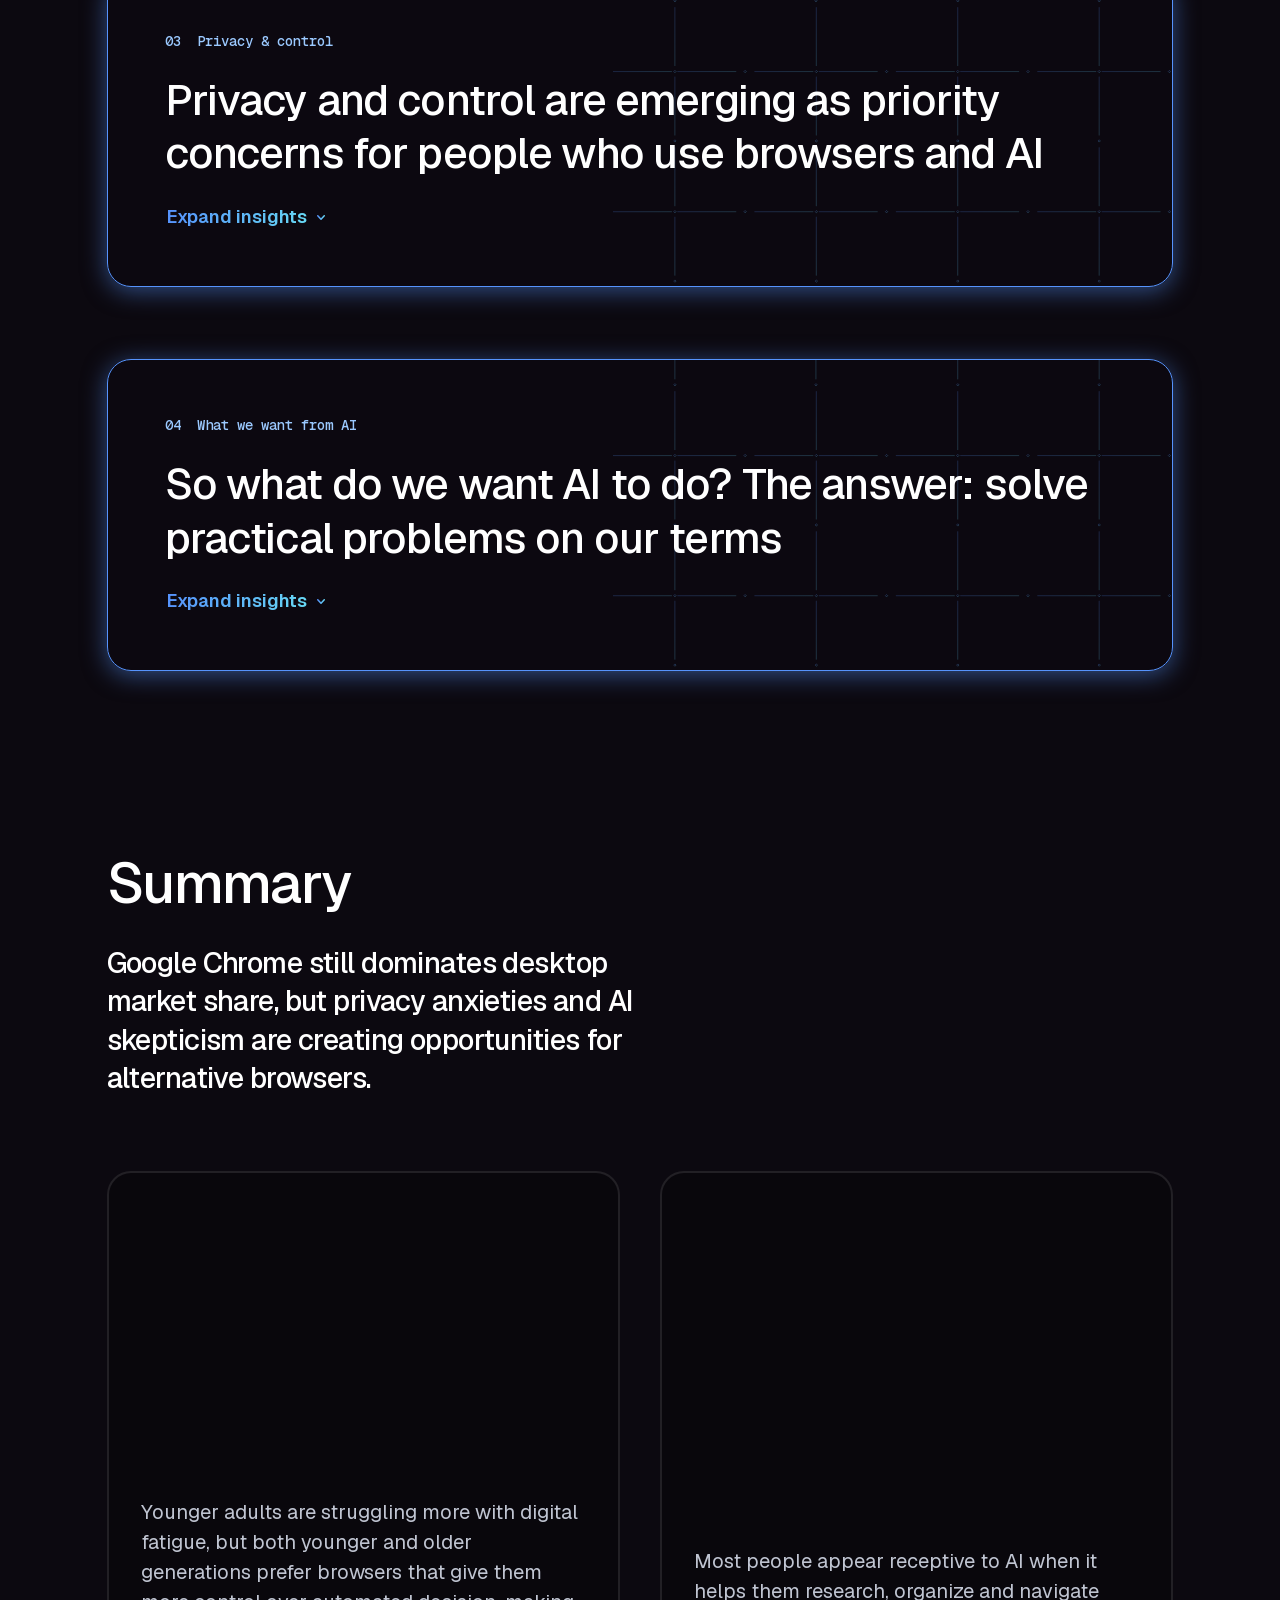
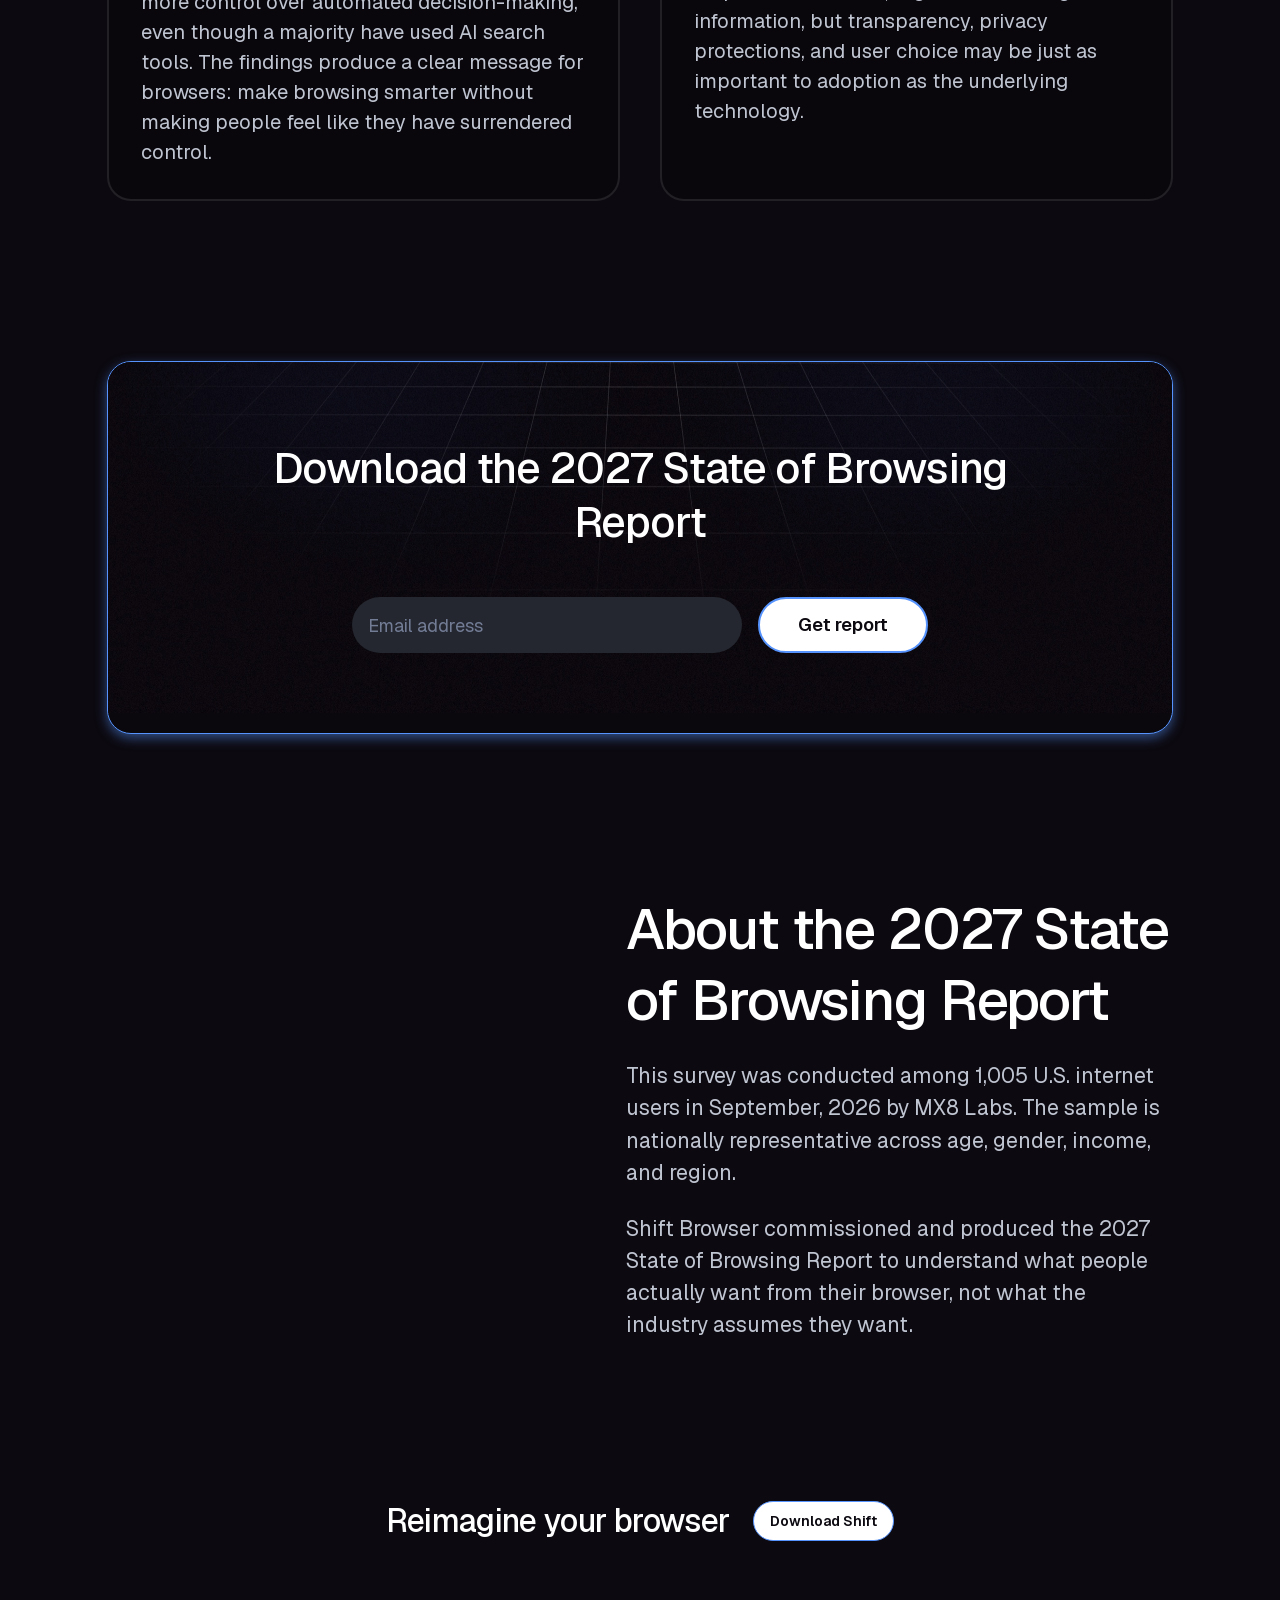
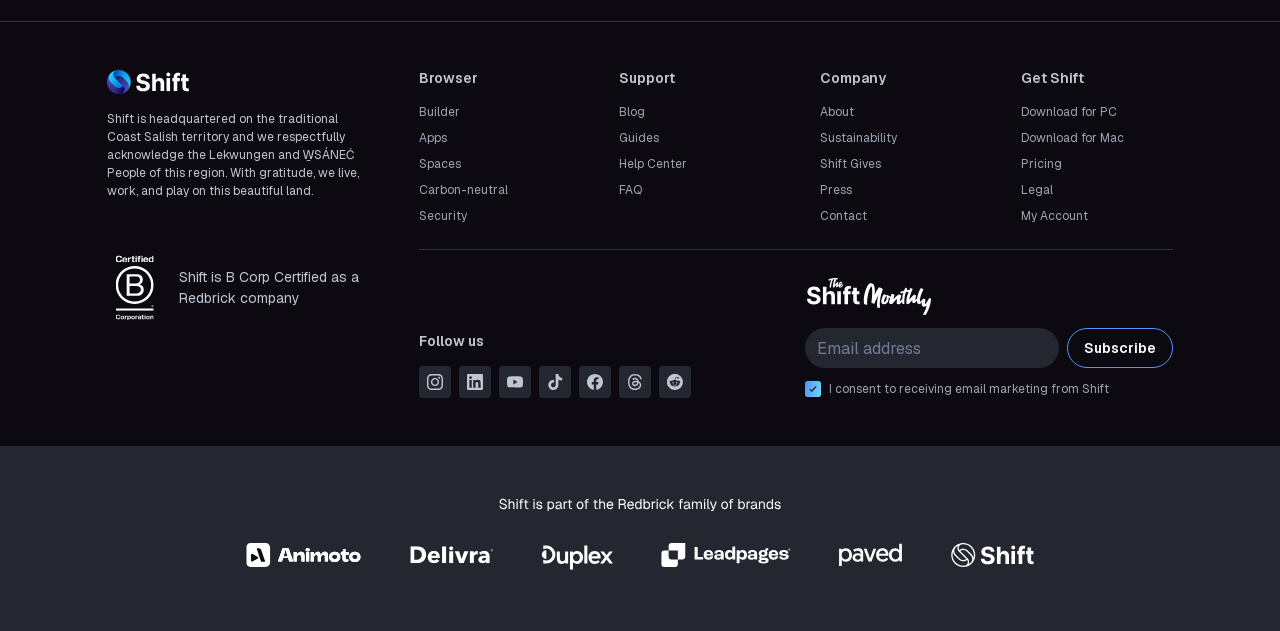
<file: endings-mockup/index.html>
<!doctype html>
<html lang="en">
<head>
  <meta charset="UTF-8" />
  <meta name="viewport" content="width=device-width, initial-scale=1.0" />
  <title>The 2027 State of Browsing Report | Shift</title>
  <link rel="stylesheet" href="./assets/fonts/fonts.css" />
  <link rel="stylesheet" href="./style.css" />
</head>
<body>
  <!-- Shared gradient for the gauge arcs (Yellow/50 → Blue/400, as in the Figma arcs) -->
  <svg width="0" height="0" style="position:absolute" aria-hidden="true">
    <defs>
      <linearGradient id="arc-grad" x1="0" y1="0" x2="1" y2="0.28">
        <stop offset="0" stop-color="#FFF8E4"/>
        <stop offset="1" stop-color="#71A6FF"/>
      </linearGradient>
    </defs>
  </svg>

  <!-- Header — Figma 1544:37177. Chapters are absorbed into it once you scroll past the chapter row. -->
  <header class="nav-wrap">
    <nav class="nav" aria-label="Main">
      <a href="#top" class="nav__logo"><img src="assets/logo-nav.svg" width="83" height="24" alt="Shift"></a>
      <div class="nav__chapters" data-nav-chapters>
        <a class="chip" href="#browser-loyalty" data-chapter-link tabindex="-1"><span>01</span>Browser loyalty</a>
        <a class="chip" href="#digital-burnout" data-chapter-link tabindex="-1"><span>02</span>Digital burnout</a>
        <a class="chip" href="#privacy" data-chapter-link tabindex="-1"><span>03</span>Privacy &amp; control</a>
        <a class="chip" href="#ai" data-chapter-link tabindex="-1"><span>04</span>What we want from AI</a>
      </div>
      <a class="btn btn--white btn--sm" href="#download">Download PDF</a>
    </nav>
  </header>

  <main id="top">
    <!-- Hero — Figma 1525:33865 -->
    <section class="hero">
      <img class="hero__leak" src="assets/light-leak.png" width="1440" height="1024" alt="" aria-hidden="true">
      <div class="hero__inner">
        <img class="hero__logo" src="assets/logo-nav.svg" width="83" height="24" alt="Shift">
        <p class="eyebrow">Shift · State of Browsing</p>
        <h1 class="hero__title">The 2027 State of<br>Browsing Report</h1>
        <p class="hero__sub">We asked 1,000 internet users in the US how they felt about their browser, AI, and digital fatigue. Here’s what we found.</p>
        <div class="hero__cta">
          <a class="btn btn--white btn--lg" href="#download">Download PDF</a>
          <a class="hero__hint" href="#chapters">Or keep scrolling ↓</a>
        </div>
      </div>
    </section>

    <!-- Chapter row — Figma 1543:37006 -->
    <nav class="chips" id="chapters" aria-label="Report chapters" data-page-chapters>
      <a class="chip" href="#browser-loyalty" data-chapter-link><span>01</span>Browser loyalty</a>
      <a class="chip" href="#digital-burnout" data-chapter-link><span>02</span>Digital burnout</a>
      <a class="chip" href="#privacy" data-chapter-link><span>03</span>Privacy &amp; control</a>
      <a class="chip" href="#ai" data-chapter-link><span>04</span>What we want from AI</a>
    </nav>

    <div class="chapters">

      <!-- ============ 01 Browser loyalty — Figma 1530:36226 (collapsed) / 1544:37759 (expanded) ============ -->
      <section class="chapter" id="browser-loyalty" data-chapter>
        <img class="chapter__grid" src="assets/chapter-grid.svg" alt="" aria-hidden="true">
        <header class="chapter__head">
          <p class="eyebrow">01&nbsp;&nbsp;Browser loyalty</p>
          <h2 class="chapter__title">Google Chrome still dominates search.<br>But can it stay competitive?</h2>
          <button class="toggle" type="button" aria-expanded="false" aria-controls="ch1-body" data-toggle>
            <span class="toggle__label">Expand insights</span><img src="assets/chevron-down.svg" width="24" height="24" alt="">
          </button>
        </header>
        <div class="chapter__drawer" id="ch1-body" data-drawer>
          <div class="chapter__body" inert>

            <!-- 58% — Figma 1545:39258 -->
            <article class="card card--feature" id="stat-chrome-share" data-reveal>
              <img class="card__glow" src="assets/card-glow.png" alt="" aria-hidden="true">
              <div class="card__text card__text--spread">
                <h3 class="card__lead card__lead--lg">Google Chrome takes massive market share as the primary desktop browser for 58% of US users</h3>
                <div class="share-row"><button class="share" type="button" data-share="Google Chrome is the primary desktop browser for 58% of US users." data-anchor="stat-chrome-share"><img src="assets/share.svg" width="24" height="24" alt="">Share</button><p class="share-row__src"><span>shift.com/state-of-browsing</span><span>The 2027 State of Browsing Report</span></p></div>
              </div>
              <div class="chrome-ring" aria-hidden="true">
                <img class="chrome-ring__track" src="assets/chrome-ring-track.svg" width="272.634" height="272.634" alt="">
                <img class="chrome-ring__union" src="assets/chrome-ring-union.png" width="274.029" height="274.029" alt="">
                <img class="chrome-ring__arc" src="assets/chrome-ring-arc-soft.png" width="208.855" height="274.216" alt="">
                <p class="chrome-ring__num"><span data-count="58">58</span>%</p>
              </div>
            </article>

            <!-- 90% — Figma 1545:39856 -->
            <article class="card card--split" id="stat-familiar" data-reveal>
              <div class="card__text">
                <p class="num num--lg"><span data-count="90">90</span>%</p>
                <div class="card__copy">
                  <h3 class="card__lead card__lead--sm">A whopping 90% of people were familiar with Google Chrome</h3>
                  <p class="card__body">But familiarity isn’t the same as loyalty.</p>
                </div>
                <div class="share-row"><button class="share" type="button" data-share="A whopping 90% of people were familiar with Google Chrome. But familiarity isn't the same as loyalty." data-anchor="stat-familiar"><img src="assets/share.svg" width="24" height="24" alt="">Share</button><p class="share-row__src"><span>shift.com/state-of-browsing</span><span>The 2027 State of Browsing Report</span></p></div>
              </div>
              <div class="bars">
                <div class="bar-item"><p><b><span data-count="25">25</span>%</b> Use Chrome because it came pre-installed</p><div class="bar" style="--w:25%"><i></i></div></div>
                <div class="bar-item"><p><b><span data-count="38">38</span>%</b> Have simply used it for years without a second thought</p><div class="bar" style="--w:38%"><i></i></div></div>
              </div>
            </article>

            <div class="subhead"><h3>Change is lagging behind convenience</h3></div>

            <!-- 54% / 32% — Figma 1550:40081 / 1550:40117 -->
            <div class="pair">
              <article class="card card--gauge" id="stat-switch" data-reveal>
                <div class="gauge" style="--p:54"><img class="gauge__disc" src="assets/gauge-disc.svg" width="205.695" height="205.695" alt=""><img class="gauge__track" src="assets/gauge-track.svg" width="205.776" height="205.776" alt=""><svg class="gauge__arc" viewBox="0 0 205.776 205.776" aria-hidden="true"><circle cx="102.888" cy="102.888" r="98.0735" pathLength="100"/></svg><p class="gauge__num"><span data-count="54">54</span>%</p></div>
                <h3 class="card__lead card__lead--sm">of Americans have not seriously considered changing their primary browser in the past year</h3>
                <div class="share-row"><button class="share" type="button" data-share="54% of Americans have not seriously considered changing their primary browser in the past year." data-anchor="stat-switch"><img src="assets/share.svg" width="24" height="24" alt="">Share</button><p class="share-row__src"><span>shift.com/state-of-browsing</span><span>The 2027 State of Browsing Report</span></p></div>
              </article>
              <article class="card card--gauge" id="stat-logins" data-reveal>
                <div class="gauge" style="--p:32"><img class="gauge__disc" src="assets/gauge-disc.svg" width="205.695" height="205.695" alt=""><img class="gauge__track" src="assets/gauge-track.svg" width="205.776" height="205.776" alt=""><svg class="gauge__arc" viewBox="0 0 205.776 205.776" aria-hidden="true"><circle cx="102.888" cy="102.888" r="98.0735" pathLength="100"/></svg><p class="gauge__num"><span data-count="32">32</span>%</p></div>
                <h3 class="card__lead card__lead--sm">say losing saved logins and being accustomed to their current browser is what keeps them from switching</h3>
                <div class="share-row"><button class="share" type="button" data-share="32% say losing saved logins and being accustomed to their current browser is what keeps them from switching." data-anchor="stat-logins"><img src="assets/share.svg" width="24" height="24" alt="">Share</button><p class="share-row__src"><span>shift.com/state-of-browsing</span><span>The 2027 State of Browsing Report</span></p></div>
              </article>
            </div>

            <p class="closing">It looks like Google will continue to dominate the browser space in 2027, but what will it take to get users to make the switch?</p>
          </div>
        </div>
      </section>

      <!-- ============ 02 Digital burnout — Figma 1543:36242 / 1554:40747 ============ -->
      <section class="chapter" id="digital-burnout" data-chapter>
        <img class="chapter__grid" src="assets/chapter-grid.svg" alt="" aria-hidden="true">
        <header class="chapter__head">
          <p class="eyebrow">02&nbsp;&nbsp;Digital burnout</p>
          <h2 class="chapter__title">Younger, more digitally fluent users report the most online burnout.</h2>
          <button class="toggle" type="button" aria-expanded="false" aria-controls="ch2-body" data-toggle>
            <span class="toggle__label">Expand insights</span><img src="assets/chevron-down.svg" width="24" height="24" alt="">
          </button>
        </header>
        <div class="chapter__drawer" id="ch2-body" data-drawer>
          <div class="chapter__body" inert>

            <!-- Burnout donut — Figma 1554:40930 -->
            <article class="card card--feature card--feature-tall card--burnout" id="stat-burnout" data-reveal>
              <img class="card__glow card__glow--tall" src="assets/card-glow-tall.png" alt="" aria-hidden="true">
              <div class="card__text card__text--spread">
                <h3 class="card__lead card__lead--lg">More than half of Americans experience digital burnout</h3>
                <div class="share-row"><button class="share" type="button" data-share="More than half of Americans experience digital burnout." data-anchor="stat-burnout"><img src="assets/share.svg" width="24" height="24" alt="">Share</button><p class="share-row__src"><span>shift.com/state-of-browsing</span><span>The 2027 State of Browsing Report</span></p></div>
              </div>
              <div class="card__graphic">
                <ul class="legend legend--grid3">
                  <li><i style="--c:#31353f"></i>12% very often</li>
                  <li><i style="--c:#727c95"></i>17% often</li>
                  <li><i style="--c:#9bc9ff"></i>34% sometimes</li>
                  <li><i style="--c:#71a6ff"></i>24% rarely</li>
                  <li><i style="--c:#4f72d8"></i>13% never</li>
                </ul>
                <img class="donut" src="assets/burnout-donut.svg" width="309" height="309" alt="" aria-hidden="true">
              </div>
            </article>

            <!-- 4 in 10 — Figma 1554:40977 -->
            <article class="card card--split" id="stat-tabs" data-reveal>
              <div class="card__text card__text--fixed">
                <p class="num num--lg"><span data-count="4">4</span> in 10</p>
                <h3 class="card__lead card__lead--sm">Across all age groups, 4 in 10 people leave tabs open just because they’re afraid of losing something</h3>
                <div class="share-row"><button class="share" type="button" data-share="Across all age groups, 4 in 10 people leave tabs open just because they're afraid of losing something." data-anchor="stat-tabs"><img src="assets/share.svg" width="24" height="24" alt="">Share</button><p class="share-row__src"><span>shift.com/state-of-browsing</span><span>The 2027 State of Browsing Report</span></p></div>
              </div>
              <div class="tens" aria-hidden="true"><i class="dot on"></i><i class="dot on"></i><i class="dot on"></i><i class="dot on"></i><i class="dot"></i><i class="dot"></i><i class="dot"></i><i class="dot"></i><i class="dot"></i><i class="dot"></i></div>
            </article>

            <div class="subhead">
              <h3>Digital fatigue has an age gap</h3>
              <p>Older users, often assumed to be the most overwhelmed by technology, report the least burnout. It’s younger, more digitally fluent users who are feeling drained.</p>
            </div>

            <!-- 20% / 43% — Figma 1554:41007 / 1554:41020 -->
            <div class="pair">
              <article class="card card--gauge" id="stat-25-34" data-reveal>
                <div class="gauge" style="--p:20"><img class="gauge__disc" src="assets/gauge-disc.svg" width="205.695" height="205.695" alt=""><img class="gauge__track" src="assets/gauge-track.svg" width="205.776" height="205.776" alt=""><svg class="gauge__arc" viewBox="0 0 205.776 205.776" aria-hidden="true"><circle cx="102.888" cy="102.888" r="98.0735" pathLength="100"/></svg><p class="gauge__num"><span data-count="20">20</span>%</p></div>
                <h3 class="card__lead card__lead--sm">of 25-34 year olds report very frequent digital fatigue</h3>
                <div class="share-row"><button class="share" type="button" data-share="20% of 25–34 year olds report very frequent digital fatigue." data-anchor="stat-25-34"><img src="assets/share.svg" width="24" height="24" alt="">Share</button><p class="share-row__src"><span>shift.com/state-of-browsing</span><span>The 2027 State of Browsing Report</span></p></div>
              </article>
              <article class="card card--gauge" id="stat-seniors" data-reveal>
                <div class="gauge" style="--p:43"><img class="gauge__disc" src="assets/gauge-disc.svg" width="205.695" height="205.695" alt=""><img class="gauge__track" src="assets/gauge-track.svg" width="205.776" height="205.776" alt=""><svg class="gauge__arc" viewBox="0 0 205.776 205.776" aria-hidden="true"><circle cx="102.888" cy="102.888" r="98.0735" pathLength="100"/></svg><p class="gauge__num"><span data-count="43">43</span>%</p></div>
                <h3 class="card__lead card__lead--sm">of seniors (65+) say they “rarely” feel drained online</h3>
                <div class="share-row"><button class="share" type="button" data-share="43% of seniors (65+) say they rarely feel drained online." data-anchor="stat-seniors"><img src="assets/share.svg" width="24" height="24" alt="">Share</button><p class="share-row__src"><span>shift.com/state-of-browsing</span><span>The 2027 State of Browsing Report</span></p></div>
              </article>
            </div>

            <p class="closing">25 – 44-year-olds are most frustrated by tab overload and digital fatigue. They want speed, privacy, and features they can turn off — and are willing to switch browsers to get it.</p>
          </div>
        </div>
      </section>

      <!-- ============ 03 Privacy & control — Figma 1543:36254 (collapsed only; expanded uses the same card styles) ============ -->
      <section class="chapter" id="privacy" data-chapter>
        <img class="chapter__grid" src="assets/chapter-grid.svg" alt="" aria-hidden="true">
        <header class="chapter__head">
          <p class="eyebrow">03&nbsp;&nbsp;Privacy &amp; control</p>
          <h2 class="chapter__title">Privacy and control are emerging as priority concerns for people who use browsers and AI</h2>
          <button class="toggle" type="button" aria-expanded="false" aria-controls="ch3-body" data-toggle>
            <span class="toggle__label">Expand insights</span><img src="assets/chevron-down.svg" width="24" height="24" alt="">
          </button>
        </header>
        <div class="chapter__drawer" id="ch3-body" data-drawer>
          <div class="chapter__body" inert>

            <article class="card card--feature card--feature-tall card--bubbles" id="stat-drivers" data-reveal>
              <img class="card__glow card__glow--tall" src="assets/card-glow-tall.png" alt="" aria-hidden="true">
              <div class="card__text card__text--spread">
                <h3 class="card__lead card__lead--lg">Across all demographics, privacy and security rank as the top decision-driver for choosing a browser</h3>
                <div class="share-row"><button class="share" type="button" data-share="Across all demographics, privacy and security rank as the top decision-driver for choosing a browser." data-anchor="stat-drivers"><img src="assets/share.svg" width="24" height="24" alt="">Share</button><p class="share-row__src"><span>shift.com/state-of-browsing</span><span>The 2027 State of Browsing Report</span></p></div>
              </div>
              <div class="card__graphic">
                <ul class="legend legend--grid2"><li><i style="--c:#2d409d"></i>Privacy and security</li><li><i style="--c:#5484ed"></i>Compatibility with other apps</li><li><i style="--c:#85bcff"></i>Speed</li></ul>
                <div class="bubbles bubbles--drivers" aria-hidden="true"><div class="bubble bubble--1" style="--d:181;--x:249.5;--y:90.5"><span><span data-count="36">36</span>%</span></div><div class="bubble bubble--2" style="--d:155.1;--x:77.55;--y:172.75"><span><span data-count="33">33</span>%</span></div><div class="bubble bubble--3" style="--d:159.9;--x:221.25;--y:278.55"><span><span data-count="32">32</span>%</span></div></div>
              </div>
            </article>

            <article class="card card--split" id="stat-frustrations" data-reveal>
              <div class="card__text card__text--narrow">
                <p class="num num--lg">Top 3</p>
                <h3 class="card__lead card__lead--sm">reported frustrations with browsers</h3>
                <div class="share-row"><button class="share" type="button" data-share="The top 3 frustrations with browsers: slow performance, website tracking and unwanted features." data-anchor="stat-frustrations"><img src="assets/share.svg" width="24" height="24" alt="">Share</button><p class="share-row__src"><span>shift.com/state-of-browsing</span><span>The 2027 State of Browsing Report</span></p></div>
              </div>
              <ol class="ranked ranked--panel">
                <li><span>01</span>Slow performance</li>
                <li><span>02</span>Website tracking</li>
                <li><span>03</span>Unwanted features</li>
              </ol>
            </article>

            <div class="subhead"><h3>People want more control over their data and their browsing experience</h3></div>

            <div class="pair">
              <article class="card card--gauge" id="stat-control" data-reveal>
                <div class="gauge" style="--p:64"><img class="gauge__disc" src="assets/gauge-disc.svg" width="205.695" height="205.695" alt=""><img class="gauge__track" src="assets/gauge-track.svg" width="205.776" height="205.776" alt=""><svg class="gauge__arc" viewBox="0 0 205.776 205.776" aria-hidden="true"><circle cx="102.888" cy="102.888" r="98.0735" pathLength="100"/></svg><p class="gauge__num"><span data-count="64">64</span>%</p></div>
                <h3 class="card__lead card__lead--sm">of people say they’d rather have a browser that gives them more control, even if that means making more decisions themselves</h3>
                <div class="share-row"><button class="share" type="button" data-share="64% of people would rather have a browser that gives them more control, even if that means making more decisions themselves." data-anchor="stat-control"><img src="assets/share.svg" width="24" height="24" alt="">Share</button><p class="share-row__src"><span>shift.com/state-of-browsing</span><span>The 2027 State of Browsing Report</span></p></div>
              </article>
              <article class="card card--gauge" id="stat-ids" data-reveal>
                <div class="gauge" style="--p:48"><img class="gauge__disc" src="assets/gauge-disc.svg" width="205.695" height="205.695" alt=""><img class="gauge__track" src="assets/gauge-track.svg" width="205.776" height="205.776" alt=""><svg class="gauge__arc" viewBox="0 0 205.776 205.776" aria-hidden="true"><circle cx="102.888" cy="102.888" r="98.0735" pathLength="100"/></svg><p class="gauge__num"><span data-count="48">48</span>%</p></div>
                <h3 class="card__lead card__lead--sm">of people feel very uncomfortable with AI accessing stored personal IDs like Social Security numbers</h3>
                <div class="share-row"><button class="share" type="button" data-share="48% of people feel very uncomfortable with AI accessing stored personal IDs like Social Security numbers." data-anchor="stat-ids"><img src="assets/share.svg" width="24" height="24" alt="">Share</button><p class="share-row__src"><span>shift.com/state-of-browsing</span><span>The 2027 State of Browsing Report</span></p></div>
              </article>
            </div>

            <article class="card card--split" id="stat-ai-concerns" data-reveal>
              <div class="card__text card__text--spread">
                <h3 class="card__title-xl">The biggest concerns with AI in browsers?</h3>
                <div class="share-row"><button class="share" type="button" data-share="45% are worried about AI in browsers accessing too much personal information." data-anchor="stat-ai-concerns"><img src="assets/share.svg" width="24" height="24" alt="">Share</button><p class="share-row__src"><span>shift.com/state-of-browsing</span><span>The 2027 State of Browsing Report</span></p></div>
              </div>
              <div class="bars">
                <div class="bar-item"><p><b><span data-count="45">45</span>%</b> Accessing too much personal information</p><div class="bar" style="--w:45%"><i></i></div></div>
                <div class="bar-item"><p><b><span data-count="42">42</span>%</b> Taking actions users didn’t intend</p><div class="bar" style="--w:42%"><i></i></div></div>
                <div class="bar-item"><p><b><span data-count="40">40</span>%</b> Basic security</p><div class="bar" style="--w:40%"><i></i></div></div>
                <div class="bar-item"><p><b><span data-count="32">32</span>%</b> Losing control over browsing experience</p><div class="bar" style="--w:32%"><i></i></div></div>
              </div>
            </article>

            <div class="subhead"><h3>18–24-year-olds are the outliers when it comes to browsers making decisions on their behalf</h3></div>

            <div class="pair">
              <article class="card card--gauge" id="stat-18-24-ai" data-reveal>
                <div class="gauge" style="--p:80"><img class="gauge__disc" src="assets/gauge-disc.svg" width="205.695" height="205.695" alt=""><img class="gauge__track" src="assets/gauge-track.svg" width="205.776" height="205.776" alt=""><svg class="gauge__arc" viewBox="0 0 205.776 205.776" aria-hidden="true"><circle cx="102.888" cy="102.888" r="98.0735" pathLength="100"/></svg><p class="gauge__num"><span data-count="80">80</span>%</p></div>
                <h3 class="card__lead card__lead--sm">of 18–24-year-olds have used AI over traditional search</h3>
                <div class="share-row"><button class="share" type="button" data-share="80% of 18–24-year-olds have used AI over traditional search." data-anchor="stat-18-24-ai"><img src="assets/share.svg" width="24" height="24" alt="">Share</button><p class="share-row__src"><span>shift.com/state-of-browsing</span><span>The 2027 State of Browsing Report</span></p></div>
              </article>
              <article class="card card--gauge" id="stat-18-24-open" data-reveal>
                <div class="gauge" style="--p:34"><img class="gauge__disc" src="assets/gauge-disc.svg" width="205.695" height="205.695" alt=""><img class="gauge__track" src="assets/gauge-track.svg" width="205.776" height="205.776" alt=""><svg class="gauge__arc" viewBox="0 0 205.776 205.776" aria-hidden="true"><circle cx="102.888" cy="102.888" r="98.0735" pathLength="100"/></svg><p class="gauge__num"><span data-count="34">34</span>%</p></div>
                <h3 class="card__lead card__lead--sm">are open to a browser making decisions on their behalf</h3>
                <div class="share-row"><button class="share" type="button" data-share="34% of 18–24-year-olds are open to a browser making decisions on their behalf." data-anchor="stat-18-24-open"><img src="assets/share.svg" width="24" height="24" alt="">Share</button><p class="share-row__src"><span>shift.com/state-of-browsing</span><span>The 2027 State of Browsing Report</span></p></div>
              </article>
            </div>
          </div>
        </div>
      </section>

      <!-- ============ 04 What we want from AI — Figma 1543:36266 (collapsed only) ============ -->
      <section class="chapter" id="ai" data-chapter>
        <img class="chapter__grid" src="assets/chapter-grid.svg" alt="" aria-hidden="true">
        <header class="chapter__head">
          <p class="eyebrow">04&nbsp;&nbsp;What we want from AI</p>
          <h2 class="chapter__title">So what do we want AI to do? The answer: solve practical problems on our terms</h2>
          <button class="toggle" type="button" aria-expanded="false" aria-controls="ch4-body" data-toggle>
            <span class="toggle__label">Expand insights</span><img src="assets/chevron-down.svg" width="24" height="24" alt="">
          </button>
        </header>
        <div class="chapter__drawer" id="ch4-body" data-drawer>
          <div class="chapter__body" inert>

            <article class="card card--feature card--feature-tall card--bubbles" id="stat-ai-search" data-reveal>
              <img class="card__glow card__glow--tall" src="assets/card-glow-tall.png" alt="" aria-hidden="true">
              <div class="card__text card__text--spread">
                <h3 class="card__lead card__lead--lg">68% of Americans have used tools like ChatGPT or Perplexity instead of traditional search in the last 6 months</h3>
                <div class="share-row"><button class="share" type="button" data-share="68% of Americans have used tools like ChatGPT or Perplexity instead of traditional search in the last 6 months." data-anchor="stat-ai-search"><img src="assets/share.svg" width="24" height="24" alt="">Share</button><p class="share-row__src"><span>shift.com/state-of-browsing</span><span>The 2027 State of Browsing Report</span></p></div>
              </div>
              <div class="card__graphic">
                <ul class="legend legend--row"><li><i style="--c:#2d409d"></i>18 - 24</li><li><i style="--c:#5484ed"></i>35 - 44</li><li><i style="--c:#85bcff"></i>65+</li></ul>
                <div class="bubbles bubbles--adoption" aria-hidden="true"><div class="bubble bubble--1" style="--d:219;--x:109.5;--y:230"><span><span data-count="80">80</span>%</span></div><div class="bubble bubble--2" style="--d:208;--x:315.3;--y:104"><span><span data-count="76">76</span>%</span></div><div class="bubble bubble--3" style="--d:137;--x:298.2;--y:298.5"><span><span data-count="50">50</span>%</span></div></div>
              </div>
            </article>

            <article class="card card--split" id="stat-simpler" data-reveal>
              <div class="card__text card__text--fixed">
                <p class="num num--lg">Nearly 3 in 5</p>
                <h3 class="card__lead card__lead--sm">people say AI has made their online life at least somewhat simpler</h3>
                <div class="share-row"><button class="share" type="button" data-share="Nearly 3 in 5 people say AI has made their online life at least somewhat simpler." data-anchor="stat-simpler"><img src="assets/share.svg" width="24" height="24" alt="">Share</button><p class="share-row__src"><span>shift.com/state-of-browsing</span><span>The 2027 State of Browsing Report</span></p></div>
              </div>
              <div class="fives" aria-hidden="true"><i class="dot on"></i><i class="dot on"></i><i class="dot on"></i><i class="dot"></i><i class="dot"></i></div>
            </article>

            <article class="card card--split" id="stat-capabilities" data-reveal>
              <div class="card__text card__text--spread">
                <h3 class="card__lead card__lead--lg">When asked which AI capabilities would make browsing easier, people chose use cases that were practical rather than autonomous</h3>
                <div class="share-row"><button class="share" type="button" data-share="The AI capability people want most in a browser: researching a topic (35%)." data-anchor="stat-capabilities"><img src="assets/share.svg" width="24" height="24" alt="">Share</button><p class="share-row__src"><span>shift.com/state-of-browsing</span><span>The 2027 State of Browsing Report</span></p></div>
              </div>
              <div class="bars">
                <div class="bar-item"><p><b><span data-count="35">35</span>%</b> Researching a topic</p><div class="bar" style="--w:35%"><i></i></div></div>
                <div class="bar-item"><p><b><span data-count="28">28</span>%</b> Finding previously viewed information</p><div class="bar" style="--w:28%"><i></i></div></div>
                <div class="bar-item"><p><b><span data-count="27">27</span>%</b> Comparing information or products</p><div class="bar" style="--w:27%"><i></i></div></div>
                <div class="bar-item"><p><b><span data-count="25">25</span>%</b> Summarizing multiple tabs</p><div class="bar" style="--w:25%"><i></i></div></div>
              </div>
            </article>

            <div class="subhead"><h3>Helpful, but on our terms</h3></div>

            <div class="pair">
              <article class="card card--gauge" id="stat-optin" data-reveal>
                <div class="gauge" style="--p:32"><img class="gauge__disc" src="assets/gauge-disc.svg" width="205.695" height="205.695" alt=""><img class="gauge__track" src="assets/gauge-track.svg" width="205.776" height="205.776" alt=""><svg class="gauge__arc" viewBox="0 0 205.776 205.776" aria-hidden="true"><circle cx="102.888" cy="102.888" r="98.0735" pathLength="100"/></svg><p class="gauge__num"><span data-count="32">32</span>%</p></div>
                <h3 class="card__lead card__lead--sm">of people want to be asked before new AI features are enabled in their browser</h3>
                <div class="share-row"><button class="share" type="button" data-share="32% of people want to be asked before new AI features are enabled in their browser." data-anchor="stat-optin"><img src="assets/share.svg" width="24" height="24" alt="">Share</button><p class="share-row__src"><span>shift.com/state-of-browsing</span><span>The 2027 State of Browsing Report</span></p></div>
              </article>
              <article class="card card--gauge" id="stat-optout" data-reveal>
                <div class="gauge" style="--p:22"><img class="gauge__disc" src="assets/gauge-disc.svg" width="205.695" height="205.695" alt=""><img class="gauge__track" src="assets/gauge-track.svg" width="205.776" height="205.776" alt=""><svg class="gauge__arc" viewBox="0 0 205.776 205.776" aria-hidden="true"><circle cx="102.888" cy="102.888" r="98.0735" pathLength="100"/></svg><p class="gauge__num"><span data-count="22">22</span>%</p></div>
                <h3 class="card__lead card__lead--sm">of people want AI features off their browser unless they opt in</h3>
                <div class="share-row"><button class="share" type="button" data-share="22% of people want AI features off their browser unless they opt in." data-anchor="stat-optout"><img src="assets/share.svg" width="24" height="24" alt="">Share</button><p class="share-row__src"><span>shift.com/state-of-browsing</span><span>The 2027 State of Browsing Report</span></p></div>
              </article>
            </div>

            <p class="closing">The findings produce a clear message for browsers: make browsing smarter without making people feel like they have surrendered control.</p>
          </div>
        </div>
      </section>
    </div>

    <!-- Summary — mockup: the first paragraph becomes the lead, the other two sit in cards, each with a mini-browser graphic -->
    <section class="summary" id="summary">
      <div class="summary__intro">
        <div class="summary__lead">
          <h2 class="summary__title">Summary</h2>
          <p class="summary__big">Google Chrome still dominates desktop market share, but privacy anxieties and AI skepticism are creating opportunities for alternative browsers.</p>
        </div>
        <div class="ill ill--switch" data-reveal aria-hidden="true">
          <div class="mb mb--back"><div class="mb__bar"><span class="mb__dots"><i></i><i></i><i></i></span><span class="mb__url"><span class="mb__lock"><svg viewBox="0 0 16 16"><rect x="3" y="7" width="10" height="7" rx="2"/><path d="M5.5 7V5a2.5 2.5 0 0 1 5 0v2" fill="none" stroke="currentColor" stroke-width="1.6"/></svg></span><i class="mb__line" style="width:46%"></i></span></div><div class="mb__body"><i class="mb__line" style="width:70%"></i><i class="mb__line" style="width:52%"></i><i class="mb__block"></i><span class="mb__track"><b></b><b></b><b></b></span></div></div>
          <div class="mb mb--front"><div class="mb__bar"><span class="mb__dots"><i></i><i></i><i></i></span><span class="mb__url"><span class="mb__lock"><svg viewBox="0 0 16 16"><rect x="3" y="7" width="10" height="7" rx="2"/><path d="M5.5 7V5a2.5 2.5 0 0 1 5 0v2" fill="none" stroke="currentColor" stroke-width="1.6"/></svg></span><i class="mb__line" style="width:46%"></i></span></div><div class="mb__body"><span class="mb__hero"><span class="mb__spark"><svg viewBox="0 0 16 16"><path d="M8 1q.8 6.2 7 7-6.2.8-7 7-.8-6.2-7-7 6.2-.8 7-7z"/></svg></span><i class="mb__line" style="width:60%"></i></span><i class="mb__line" style="width:80%"></i><i class="mb__line" style="width:64%"></i><span class="mb__chips"><span><svg viewBox="0 0 16 16"><rect x="3" y="7" width="10" height="7" rx="2"/><path d="M5.5 7V5a2.5 2.5 0 0 1 5 0v2" fill="none" stroke="currentColor" stroke-width="1.6"/></svg>Private</span><span><svg viewBox="0 0 16 16"><path d="M8 1q.8 6.2 7 7-6.2.8-7 7-.8-6.2-7-7 6.2-.8 7-7z"/></svg>Smart</span></span></div></div>
        </div>
      </div>
      <div class="summary__cards">
        <article class="summary__card">
          <div class="ill ill--control" data-reveal aria-hidden="true">
            <div class="mb"><div class="mb__bar"><span class="mb__dots"><i></i><i></i><i></i></span><span class="mb__url"><span class="mb__lock"><svg viewBox="0 0 16 16"><rect x="3" y="7" width="10" height="7" rx="2"/><path d="M5.5 7V5a2.5 2.5 0 0 1 5 0v2" fill="none" stroke="currentColor" stroke-width="1.6"/></svg></span><i class="mb__line" style="width:46%"></i></span></div><div class="mb__split">
              <div class="mb__page"><i class="mb__line" style="width:85%"></i><i class="mb__line" style="width:60%"></i><i class="mb__block"></i></div>
              <div class="mb__ai"><span class="mb__ai-head"><span class="mb__spark"><svg viewBox="0 0 16 16"><path d="M8 1q.8 6.2 7 7-6.2.8-7 7-.8-6.2-7-7 6.2-.8 7-7z"/></svg></span>Assistant</span><span class="mb__ask">Book this for you?</span><span class="mb__btns"><span class="mb__btn mb__btn--on">Allow</span><span class="mb__btn">Not now</span></span><span class="mb__toggle-row">Ask first<span class="mb__toggle"></span></span></div>
            </div></div>
          </div>
          <p>Younger adults are struggling more with digital fatigue, but both younger and older generations prefer browsers that give them more control over automated decision-making, even though a majority have used AI search tools. The findings produce a clear message for browsers: make browsing smarter without making people feel like they have surrendered control.</p>
        </article>
        <article class="summary__card">
          <div class="ill ill--organize" data-reveal aria-hidden="true">
            <div class="mb"><div class="mb__bar"><span class="mb__dots"><i></i><i></i><i></i></span><span class="mb__url"><span class="mb__lock"><svg viewBox="0 0 16 16"><rect x="3" y="7" width="10" height="7" rx="2"/><path d="M5.5 7V5a2.5 2.5 0 0 1 5 0v2" fill="none" stroke="currentColor" stroke-width="1.6"/></svg></span><i class="mb__line" style="width:46%"></i></span></div><div class="mb__body">
              <span class="mb__ai-head"><span class="mb__spark"><svg viewBox="0 0 16 16"><path d="M8 1q.8 6.2 7 7-6.2.8-7 7-.8-6.2-7-7 6.2-.8 7-7z"/></svg></span>Your tabs, organized</span>
              <span class="mb__group" style="--g:#5484ed"><i></i>Research<em>4 tabs</em></span>
              <span class="mb__group" style="--g:#85bcff"><i></i>Compare<em>3 tabs</em></span>
              <span class="mb__group" style="--g:#2d409d"><i></i>Saved for later<em>6 tabs</em></span>
              <span class="mb__chips"><span><svg viewBox="0 0 16 16"><rect x="3" y="7" width="10" height="7" rx="2"/><path d="M5.5 7V5a2.5 2.5 0 0 1 5 0v2" fill="none" stroke="currentColor" stroke-width="1.6"/></svg>Private</span><span><svg viewBox="0 0 16 16"><path d="M1 8s2.6-5 7-5 7 5 7 5-2.6 5-7 5-7-5-7-5z" fill="none" stroke="currentColor" stroke-width="1.5"/><circle cx="8" cy="8" r="2.2"/></svg>Transparent</span><span><svg viewBox="0 0 16 16"><path d="M3 8.5l3 3 7-7" fill="none" stroke="currentColor" stroke-width="1.8" stroke-linecap="round" stroke-linejoin="round"/></svg>Your choice</span></span>
            </div></div>
          </div>
          <p>Most people appear receptive to AI when it helps them research, organize and navigate information, but transparency, privacy protections, and user choice may be just as important to adoption as the underlying technology.</p>
        </article>
      </div>
    </section>

    <section class="download" id="download">
      <div class="download__card">
        <h2>Download the 2027 State of Browsing Report</h2>
        <form class="download__form" data-download>
          <input type="email" name="email" placeholder="Email address" aria-label="Email address" autocomplete="email" required>
          <button class="btn btn--white btn--lg" type="submit">Get report</button>
        </form>
      </div>
    </section>

    <!-- About — mockup: a stack of survey cards stands for the 1,005 people who answered -->
    <section class="about" id="about">
      <div class="ill ill--survey" data-reveal aria-hidden="true">
        <div class="sv sv--3"></div><div class="sv sv--2"></div>
        <div class="sv sv--1">
          <i class="mb__line sv__eyebrow"></i>
          <i class="mb__line sv__q" style="width:88%"></i><i class="mb__line sv__q" style="width:62%"></i>
          <span class="sv__opt"><b></b><i class="mb__line" style="width:55%"></i></span>
          <span class="sv__opt sv__opt--on"><b></b><i class="mb__line" style="width:68%"></i></span>
          <span class="sv__opt"><b></b><i class="mb__line" style="width:44%"></i></span>
          <span class="sv__progress"><i></i></span>
        </div>
        <span class="sv__badge"><span data-count="1005">1,005</span> responses</span>
      </div>
      <div class="about__text">
        <h2>About the 2027 State of Browsing Report</h2>
        <p>This survey was conducted among 1,005 U.S. internet users in September, 2026 by MX8 Labs. The sample is nationally representative across age, gender, income, and region.</p>
        <p>Shift Browser commissioned and produced the 2027 State of Browsing Report to understand what people actually want from their browser, not what the industry assumes they want.</p>
      </div>
    </section>

    <!-- CTA — Figma 1525:34620 -->
    <section class="cta">
      <p class="cta__title">Reimagine your browser</p>
      <a class="btn btn--white btn--sm" href="#">Download Shift</a>
    </section>
  </main>

  <div class="toast" role="status" aria-live="polite" data-toast></div>

  <!-- Footer — Figma 1525:34621 -->
  <footer class="footer">
    <div class="footer__main">
      <div class="footer__left">
        <div class="footer__about">
          <img src="assets/logo-footer.svg" width="83" height="24" alt="Shift">
          <p>Shift is headquartered on the traditional Coast Salish territory and we respectfully acknowledge the Lekwungen and W̱SÁNEĆ People of this region. With gratitude, we live, work, and play on this beautiful land.</p>
        </div>
        <div class="footer__bcorp">
          <div class="bcorp" aria-label="Certified B Corporation">
            <img class="bcorp__top" src="assets/bcorp-3.svg" alt="">
            <img class="bcorp__b" src="assets/bcorp-1.svg" alt="">
            <img class="bcorp__line" src="assets/bcorp-2.svg" alt="">
            <img class="bcorp__bottom" src="assets/bcorp-4.svg" alt="">
          </div>
          <p>Shift is B Corp Certified as a Redbrick company</p>
        </div>
      </div>
      <div class="footer__right">
        <nav class="footer__cols" aria-label="Footer">
          <div><h4>Browser</h4><a href="#">Builder</a><a href="#">Apps</a><a href="#">Spaces</a><a href="#">Carbon-neutral</a><a href="#">Security</a></div>
          <div><h4>Support</h4><a href="#">Blog</a><a href="#">Guides</a><a href="#">Help Center</a><a href="#">FAQ</a></div>
          <div><h4>Company</h4><a href="#">About</a><a href="#">Sustainability</a><a href="#">Shift Gives</a><a href="#">Press</a><a href="#">Contact</a></div>
          <div><h4>Get Shift</h4><a href="#">Download for PC</a><a href="#">Download for Mac</a><a href="#">Pricing</a><a href="#">Legal</a><a href="#">My Account</a></div>
        </nav>
        <hr class="footer__rule">
        <div class="footer__bottom">
          <div class="footer__social">
            <h4>Follow us</h4>
            <div class="social">
              <a href="#" aria-label="Instagram"><img src="assets/social-1.svg" width="16" height="16" alt=""></a>
              <a href="#" aria-label="LinkedIn"><img src="assets/social-2.svg" width="16" height="16" alt=""></a>
              <a href="#" aria-label="YouTube"><img src="assets/social-3.svg" width="16" height="16" alt=""></a>
              <a href="#" aria-label="TikTok"><img src="assets/social-4.svg" width="16" height="16" alt=""></a>
              <a href="#" aria-label="Facebook"><img src="assets/social-5.svg" width="16" height="16" alt=""></a>
              <a href="#" aria-label="Threads"><img src="assets/social-6.svg" width="16" height="16" alt=""></a>
              <a href="#" aria-label="Reddit"><img src="assets/social-7.svg" width="16" height="16" alt=""></a>
            </div>
          </div>
          <form class="signup" onsubmit="event.preventDefault()">
            <img class="signup__logo" src="assets/shift-monthly-footer.svg" width="124" height="35" alt="Shift Monthly">
            <div class="signup__row">
              <label class="sr-only" for="email">Email address</label>
              <input id="email" type="email" placeholder="Email address">
              <button class="btn btn--outline btn--sm" type="submit">Subscribe</button>
            </div>
            <label class="consent"><input type="checkbox" checked><span class="consent__box"><img src="assets/checkmark-footer.svg" width="16" height="16" alt=""></span>I consent to receiving email marketing from Shift</label>
          </form>
        </div>
      </div>
    </div>
    <div class="footer__family">
      <img src="assets/family-footer.svg" width="1440" height="185" alt="Shift is part of the Redbrick family of brands: Animoto, Delivra, Duplex, Leadpages, Paved, Shift">
    </div>
  </footer>

  <script src="./script.js"></script>
</body>
</html>
</file>
<file: assets/fonts/fonts.css>
/* Self-hosted Google Fonts (Geist variable, Geist Mono) for the Shift prototypes */
/* latin-ext */
@font-face {
  font-family: 'Geist';
  font-style: normal;
  font-weight: 400;
  font-display: swap;
  src: url(Geist-latin-ext.woff2) format('woff2');
  unicode-range: U+0100-02BA, U+02BD-02C5, U+02C7-02CC, U+02CE-02D7, U+02DD-02FF, U+0304, U+0308, U+0329, U+1D00-1DBF, U+1E00-1E9F, U+1EF2-1EFF, U+2020, U+20A0-20AB, U+20AD-20C4, U+2113, U+2C60-2C7F, U+A720-A7FF;
}
/* latin */
@font-face {
  font-family: 'Geist';
  font-style: normal;
  font-weight: 400;
  font-display: swap;
  src: url(Geist-latin.woff2) format('woff2');
  unicode-range: U+0000-00FF, U+0131, U+0152-0153, U+02BB-02BC, U+02C6, U+02DA, U+02DC, U+0304, U+0308, U+0329, U+2000-206F, U+20AC, U+2122, U+2191, U+2193, U+2212, U+2215, U+FEFF, U+FFFD;
}
/* latin-ext */
@font-face {
  font-family: 'Geist';
  font-style: normal;
  font-weight: 500;
  font-display: swap;
  src: url(Geist-latin-ext.woff2) format('woff2');
  unicode-range: U+0100-02BA, U+02BD-02C5, U+02C7-02CC, U+02CE-02D7, U+02DD-02FF, U+0304, U+0308, U+0329, U+1D00-1DBF, U+1E00-1E9F, U+1EF2-1EFF, U+2020, U+20A0-20AB, U+20AD-20C4, U+2113, U+2C60-2C7F, U+A720-A7FF;
}
/* latin */
@font-face {
  font-family: 'Geist';
  font-style: normal;
  font-weight: 500;
  font-display: swap;
  src: url(Geist-latin.woff2) format('woff2');
  unicode-range: U+0000-00FF, U+0131, U+0152-0153, U+02BB-02BC, U+02C6, U+02DA, U+02DC, U+0304, U+0308, U+0329, U+2000-206F, U+20AC, U+2122, U+2191, U+2193, U+2212, U+2215, U+FEFF, U+FFFD;
}
/* latin-ext */
@font-face {
  font-family: 'Geist';
  font-style: normal;
  font-weight: 600;
  font-display: swap;
  src: url(Geist-latin-ext.woff2) format('woff2');
  unicode-range: U+0100-02BA, U+02BD-02C5, U+02C7-02CC, U+02CE-02D7, U+02DD-02FF, U+0304, U+0308, U+0329, U+1D00-1DBF, U+1E00-1E9F, U+1EF2-1EFF, U+2020, U+20A0-20AB, U+20AD-20C4, U+2113, U+2C60-2C7F, U+A720-A7FF;
}
/* latin */
@font-face {
  font-family: 'Geist';
  font-style: normal;
  font-weight: 600;
  font-display: swap;
  src: url(Geist-latin.woff2) format('woff2');
  unicode-range: U+0000-00FF, U+0131, U+0152-0153, U+02BB-02BC, U+02C6, U+02DA, U+02DC, U+0304, U+0308, U+0329, U+2000-206F, U+20AC, U+2122, U+2191, U+2193, U+2212, U+2215, U+FEFF, U+FFFD;
}
/* latin-ext */
@font-face {
  font-family: 'Geist Mono';
  font-style: normal;
  font-weight: 500;
  font-display: swap;
  src: url(GeistMono-latin-ext.woff2) format('woff2');
  unicode-range: U+0100-02BA, U+02BD-02C5, U+02C7-02CC, U+02CE-02D7, U+02DD-02FF, U+0304, U+0308, U+0329, U+1D00-1DBF, U+1E00-1E9F, U+1EF2-1EFF, U+2020, U+20A0-20AB, U+20AD-20C4, U+2113, U+2C60-2C7F, U+A720-A7FF;
}
/* latin */
@font-face {
  font-family: 'Geist Mono';
  font-style: normal;
  font-weight: 500;
  font-display: swap;
  src: url(GeistMono-latin.woff2) format('woff2');
  unicode-range: U+0000-00FF, U+0131, U+0152-0153, U+02BB-02BC, U+02C6, U+02DA, U+02DC, U+0304, U+0308, U+0329, U+2000-206F, U+20AC, U+2122, U+2191, U+2193, U+2212, U+2215, U+FEFF, U+FFFD;
}
</file>
<file: style.css>
/* Standalone copy: plain CSS, no build step needed. */
@import "./tokens.css";

/* ------------------------------------------------------------------
   Shift — 2027 State of Browsing (Mandy)
   Built from Figma S2qi4qbaOACq2bd4n3Q1L2 "Section 1": collapsed screen 1525:33862,
   expanded screen 1544:37724. 1440 frame, 1200 content, 120 gutters.
------------------------------------------------------------------- */
@property --sweep { syntax: "<angle>"; inherits: false; initial-value: 0deg; }

:root {
  color-scheme: dark;
  --ink: #0c0910;                       /* background/neutral/primary */
  --ink-75: rgb(12 9 16 / 0.75);        /* background/neutral/primary-transparent-75 */
  --surface-75: rgb(36 39 47 / 0.75);   /* background/neutral/secondary-transparent-75 */
  --surface: #24272f;                   /* background/neutral/secondary */
  --hairline: rgb(255 255 255 / 0.1);   /* opacity/neutral/0-15 */
  --rule: #31353f;                      /* border/primary */
  --text: #fff;
  --text-2: #c0c5d2;                    /* text/neutral/secondary */
  --text-3: #9da3b2;                    /* text/neutral/tertiary */
  --brand-text: #9bc9ff;                /* text/brand/primary */
  --blue: #5693fc;
  --cyan: #67daf4;
  --grad-link: linear-gradient(103.47deg, var(--blue) 2.935%, var(--cyan) 100%);
  --grad-num: linear-gradient(145.46deg, var(--blue) 1.09%, var(--cyan) 43.52%);
  --grad-bar: linear-gradient(123deg, #fff8e4 0%, #71a6ff 99.65%);  /* Yellow/50 → Blue/400 */
  --shadow-lg: 0 4px 24px 0 rgb(86 147 252 / 0.5);
  --ease-out: cubic-bezier(0.23, 1, 0.32, 1);
  --gutter: clamp(16px, 8.33vw, 120px);
  --pad: clamp(24px, 4.45vw, 64px);
}

*, *::before, *::after { box-sizing: border-box; }
html { -webkit-text-size-adjust: 100%; overflow-x: clip; scroll-padding-top: 96px; }
@media (prefers-reduced-motion: no-preference) { html { scroll-behavior: smooth; } }
body { margin: 0; background: var(--ink); color: var(--text); font-family: var(--font-sans); -webkit-font-smoothing: antialiased; overflow-x: hidden; }
img { display: block; max-width: none; }
h1, h2, h3, h4, p, ol, ul { margin: 0; }
ol, ul { padding: 0; list-style: none; }
a { color: inherit; text-decoration: none; }
button { font: inherit; color: inherit; background: none; border: 0; padding: 0; cursor: pointer; }
.sr-only { position: absolute; width: 1px; height: 1px; overflow: hidden; clip: rect(0 0 0 0); white-space: nowrap; }
:focus-visible { outline: 2px solid var(--cyan); outline-offset: 3px; border-radius: 8px; }

.eyebrow { font-family: var(--font-mono); font-weight: 500; font-size: 14px; line-height: 1.25; color: var(--brand-text); }

/* ---------- Buttons ---------- */
.btn {
  display: inline-flex; align-items: center; justify-content: center; white-space: nowrap;
  border-radius: 999px; font-weight: 600; line-height: 24px;
  transition: transform 160ms var(--ease-out), box-shadow 200ms ease;
}
.btn:active { transform: scale(0.97); }
.btn--sm { min-height: 40px; padding: 7px 16px; font-size: 14px; }
.btn--lg { padding: 14px 24px; font-size: 18px; }
.btn--white { background: #fff; color: var(--ink); border: 1px solid var(--blue); }
.btn--lg.btn--white { border-width: 2px; }
.btn--outline { border: 1px solid var(--blue); color: #fff; }
@media (hover: hover) { .btn:hover { box-shadow: 0 0 0 4px rgb(86 147 252 / 0.25); } }

/* ---------- Chips (chapter buttons) ---------- */
.chip {
  flex: 1 1 0; min-width: 0; min-height: 40px; display: flex; align-items: center; justify-content: center; gap: 2px;
  padding: 8px 16px; border: 1px solid var(--hairline); border-radius: 999px;
  font-family: var(--font-mono); font-weight: 500; font-size: 14px; line-height: 1.25; color: var(--text-2);
  white-space: nowrap; overflow: hidden; text-overflow: ellipsis;
  transition: border-color 200ms, color 200ms, box-shadow 200ms, background-color 200ms;
}
.chip span { margin-right: 2ch; }
@media (hover: hover) { .chip:hover { border-color: rgb(86 147 252 / 0.6); color: #fff; } }
.chip[aria-current="true"] { border-color: var(--blue); color: #fff; box-shadow: 0 0 12px rgb(86 147 252 / 0.35); }

/* ---------- Nav (Figma 1544:37177) ---------- */
.nav-wrap { position: fixed; inset: 0 0 auto; z-index: 50; padding: 8px 20px; pointer-events: none; }
.nav {
  pointer-events: auto; max-width: 1400px; margin: 0 auto; height: 56px;
  display: flex; align-items: center; gap: 40px; padding: 8px 8px 8px 16px;
  background: var(--surface-75); border: 1px solid var(--hairline); border-radius: 999px;
  -webkit-backdrop-filter: blur(10px); backdrop-filter: blur(10px);
  /* no nav over the hero: the whole nav fades in once you scroll past the chapter row */
  opacity: 0; transform: translateY(-8px); visibility: hidden;
  transition: opacity 500ms ease, transform 600ms var(--ease-out), visibility 0s linear 600ms;
}
.is-absorbed .nav {
  opacity: 1; transform: none; visibility: visible;
  transition: opacity 500ms ease, transform 600ms var(--ease-out), visibility 0s;
}
@media (prefers-reduced-motion: reduce) { .nav { transform: none; } }
.nav__logo img { width: 82.876px; height: 24px; }
.nav__chapters { flex: 1 1 0; min-width: 0; display: flex; gap: 12px; }
/* Nav chips softly fade in (with a small lift), one after another */
.nav__chapters .chip {
  opacity: 0; transform: translateY(4px); pointer-events: none;
  transition: opacity 300ms ease, transform 300ms ease, border-color 200ms, color 200ms, box-shadow 200ms;
}
.is-absorbed .nav__chapters .chip {
  opacity: 1; transform: none; pointer-events: auto;
  transition: opacity 600ms ease, transform 700ms var(--ease-out), border-color 200ms, color 200ms, box-shadow 200ms;
}
.is-absorbed .nav__chapters .chip:nth-child(2) { transition-delay: 70ms, 70ms, 0s, 0s, 0s; }
.is-absorbed .nav__chapters .chip:nth-child(3) { transition-delay: 140ms, 140ms, 0s, 0s, 0s; }
.is-absorbed .nav__chapters .chip:nth-child(4) { transition-delay: 210ms, 210ms, 0s, 0s, 0s; }
.nav .btn { margin-left: auto; }
/* Page row fades out as the nav chips appear */
.chips .chip { transition: opacity 400ms ease, border-color 200ms, color 200ms, box-shadow 200ms; }
.is-absorbed .chips .chip { opacity: 0; }
@media (prefers-reduced-motion: reduce) { .nav__chapters .chip { transform: none; } }
/* Nav chips stay equal width like Figma, but never narrower than their title (so nothing is cut off) */
.nav__chapters .chip { flex: 1 1 0; min-width: max-content; overflow: visible; text-overflow: clip; }
/* Tighter spacing, and the 01–04 numbers drop out, so full titles still fit */
@media (max-width: 1239px) {
  .nav { gap: 20px; }
  .nav__chapters { gap: 8px; }
  .nav__chapters .chip { padding-inline: 12px; }
  .nav__chapters .chip span { display: none; }
}
@media (max-width: 1099px) {
  .nav { gap: 16px; }
  .nav__chapters { display: none; }
  .is-absorbed .chips .chip { opacity: 1; }
}

/* ---------- Hero (Figma 1525:33865) ---------- */
.hero { position: relative; padding: 80px var(--gutter) 72px; }
.hero__logo { position: relative; width: 82.876px; height: 24px; margin-bottom: 72px; } /* 80px from the top */
/* stretches with the window (never narrower than the 1440 design), bright corner stays top-right */
.hero__leak { position: absolute; z-index: 0; top: 0; left: 50%; transform: translateX(-50%); width: max(100%, 1440px); height: auto; aspect-ratio: 1440 / 1024; pointer-events: none; }
.hero__inner { position: relative; max-width: 1200px; margin: 0 auto; display: flex; flex-direction: column; align-items: center; text-align: center; }
.hero__inner .eyebrow { margin-bottom: 24px; }
.hero__title { max-width: 992px; font-weight: 500; font-size: clamp(40px, 4.45vw, 64px); line-height: 1.25; letter-spacing: -0.02em; }
.hero__sub { max-width: 784px; margin-top: 24px; font-size: clamp(18px, 1.67vw, 24px); line-height: 1.5; color: var(--text-2); }
.hero__cta { margin-top: 48px; display: flex; flex-direction: column; align-items: center; gap: 12px; }
.hero__hint { font-size: 12px; line-height: 1.5; color: var(--text-2); }

/* ---------- Page chapter row (Figma 1543:37006) ---------- */
.chips { position: relative; display: flex; gap: 24px; padding: 40px var(--gutter); max-width: 1440px; margin: 0 auto; }
@media (max-width: 900px) { .chips { overflow-x: auto; scrollbar-width: none; gap: 12px; } .chips .chip { flex: 0 0 auto; } }

/* ---------- Chapters (Figma 1530:36226 / 1544:37759) ---------- */
.chapters { max-width: calc(1200px + 2 * var(--gutter)); margin: 0 auto; padding: 32px var(--gutter) 0; display: flex; flex-direction: column; gap: 72px; }
.chapter {
  position: relative; overflow: hidden; padding: var(--pad);
  background: var(--ink-75); border: 1px solid var(--blue); border-radius: 24px; box-shadow: var(--shadow-lg);
  scroll-margin-top: 96px;
}
.chapter__grid { position: absolute; right: 0; top: 0; width: 559px; height: 338px; pointer-events: none; }
.chapter__head { position: relative; display: flex; flex-direction: column; align-items: flex-start; gap: 24px; max-width: 1072px; }
.chapter__title { font-weight: 500; font-size: clamp(30px, 3.34vw, 48px); line-height: 1.25; letter-spacing: -0.02em; }
.toggle { display: inline-flex; align-items: center; padding-left: 2px; }
.toggle__label { padding-right: 2px; font-weight: 600; font-size: 18px; line-height: 24px; background: var(--grad-link); -webkit-background-clip: text; background-clip: text; color: transparent; }
.toggle img { width: 24px; height: 24px; transition: transform 400ms var(--ease-out); }
.toggle[aria-expanded="true"] img { transform: rotate(180deg); }

/* Drawer: grid-rows 0fr → 1fr animates to the content's height */
.chapter__drawer { display: grid; grid-template-rows: 0fr; transition: grid-template-rows 700ms var(--ease-out); }
.chapter.is-open .chapter__drawer { grid-template-rows: 1fr; }
.chapter__body { min-height: 0; overflow: hidden; display: flex; flex-direction: column; gap: 40px; }
.chapter__body::before { content: ""; height: 64px; flex: none; margin-bottom: -40px; } /* 64px from head to first card (padding would show while closed) */
@media (prefers-reduced-motion: reduce) { .chapter__drawer { transition: none; } }

/* ---------- Cards ---------- */
.card { position: relative; overflow: hidden; border-radius: 24px; padding: var(--pad); -webkit-backdrop-filter: blur(4px); backdrop-filter: blur(4px); }
.card__text { position: relative; display: flex; flex-direction: column; align-items: flex-start; gap: 24px; }
.card__copy { display: flex; flex-direction: column; gap: 16px; }
.card__lead { font-weight: 500; font-size: 24px; line-height: 1.25; letter-spacing: -0.02em; }
.card__lead--sm { font-size: 20px; }
.card__lead--lg { font-size: clamp(26px, 2.23vw, 32px); }
.card__body { font-size: 16px; line-height: 1.5; }

/* Feature card — blue border + light leak (Figma 1545:39258, 1554:40930) */
.card--feature {
  display: flex; align-items: center; justify-content: space-between; gap: 40px; min-height: 406px;
  background: var(--ink-75); border: 2px solid var(--blue);
}
.card--feature-tall { min-height: 472px; }
.card--feature .card__text { flex: 0 1 451px; min-width: 280px; } /* gives way to the graphic on narrower screens */
.card__glow { position: absolute; inset: 0; width: 100%; height: 100%; object-fit: cover; pointer-events: none; }

/* Split card — hairline border (Figma 1545:39856, 1554:40977) */
.card--split {
  display: flex; align-items: center; gap: 40px;
  background: rgb(0 0 0 / 0.2); border: 2px solid var(--hairline);
}
.card--split > * { flex: 1 1 0; min-width: 0; }
.card--split > .card__text--fixed { flex: 0 1 450px; }

/* Gauge card — perspective grid (Figma 1550:40081) */
.card--gauge {
  display: flex; flex-direction: column; align-items: center; gap: 40px;
  border: 2px solid var(--hairline);
}
/* grid image placed as in Figma: left -52.14%, top -39.31%, 204.27% × 100% */
.card--gauge::before { content: ""; position: absolute; left: -52.14%; top: -39.31%; width: 204.27%; height: 100%; background: url("./assets/gauge-card-grid.jpg") center / 100% 100% no-repeat; pointer-events: none; }
.card--gauge::after { content: ""; position: absolute; inset: 0; background: rgb(0 0 0 / 0.2); pointer-events: none; z-index: 0; }
.card--gauge > * { position: relative; z-index: 1; }
.card--gauge > .card__lead, .card--gauge > .share-row { align-self: stretch; }
.card--gauge > .card__lead { flex: 1; }
.card--gauge > .share-row { margin-top: -16px; } /* text group gap is 24 in Figma */

@media (max-width: 899px) {
  .card--feature, .card--split { flex-direction: column; align-items: stretch; }
  .card--feature > :last-child { align-self: center; }
  .card--split > *, .card--split > .card__text--fixed { flex: none; }
  .card--split .tens { flex: none !important; width: min(100% + 18px, 470px); max-width: none; margin: -9px auto; }
  .card--feature .card__text { flex: none; width: 100%; min-width: 0; }
  .card--feature, .card--burnout, .card--bubbles { min-height: 0; }
  .card__graphic { flex: none; align-self: stretch; }
}

/* Numbers */
.num { font-weight: 500; line-height: 1.25; text-box: trim-both cap alphabetic; letter-spacing: -0.02em; font-variant-numeric: tabular-nums; }
.num--xl { font-size: clamp(64px, 6.67vw, 96px); }
.num--lg { font-size: clamp(40px, 3.34vw, 48px); }
/* gradient text only paints inside its box, so extend the box past the trimmed line (no layout change) */
.num--grad { background: var(--grad-num); -webkit-background-clip: text; background-clip: text; color: transparent; padding-block: 0.2em; margin-block: -0.2em; }

/* Share row: divider + Share button + source stamp */
.share-row { display: flex; align-items: center; gap: 24px; width: 100%; padding-top: 24px; border-top: 1px solid var(--rule); }
.share {
  flex: none; display: inline-flex; align-items: center; gap: 2px; min-height: 40px; padding: 7px 24px 7px 16px;
  border: 1px solid var(--blue); border-radius: 999px; font-weight: 600; font-size: 14px; line-height: 24px;
  transition: background-color 200ms, box-shadow 200ms;
}
.share img { width: 24px; height: 24px; }
@media (hover: hover) { .share:hover { background: rgb(86 147 252 / 0.12); box-shadow: 0 0 12px rgb(86 147 252 / 0.35); } }
.share-row__src { display: flex; flex-direction: column; font-family: var(--font-mono); font-weight: 500; font-size: 12px; line-height: 1.25; color: var(--brand-text); }
.share-row__src span + span { color: var(--text-3); }

/* ---------- Bars (Figma 1549:39955) ---------- */
.bars { position: relative; display: flex; flex-direction: column; justify-content: center; gap: 40px; }
.bars--feature { flex: 0 1 451px; gap: 28px; }
.bar-item { display: flex; flex-direction: column; gap: 16px; }
.bar { position: relative; height: 24px; border-radius: 16px; background: rgb(36 39 47 / 0.5); }
.bar i {
  position: absolute; inset: 0 auto 0 0; width: 0; border-radius: 16px;
  background: url("./assets/bar-noise.png") 0 0 / 512px 512px, var(--grad-bar);
  background-blend-mode: soft-light, normal;
  transition: width 1.2s var(--ease-out);
}
.is-in .bar i { width: var(--w); }
.bar-item p { font-weight: 500; font-size: 20px; line-height: 1.25; letter-spacing: -0.02em; }
.bar-item p b { font-weight: 600; color: var(--brand-text); font-variant-numeric: tabular-nums; }
.bars .bar-item:nth-child(2) i { transition-delay: 120ms; }
.bars .bar-item:nth-child(3) i { transition-delay: 240ms; }
.bars .bar-item:nth-child(4) i { transition-delay: 360ms; }

/* ---------- Chrome ring (Figma 1545:39855) ---------- */
.chrome-ring { position: relative; flex: none; width: 274.029px; height: 274.216px; }
.chrome-ring > img { position: absolute; }
.chrome-ring__track { left: 0.7px; top: 0.77px; width: 272.634px; height: 272.634px; transform: rotate(180deg); }
.chrome-ring__union { left: 0; top: 0.08px; width: 274.029px; height: 274.029px; }
.chrome-ring__arc {
  left: 0.22px; top: 0; width: 208.855px; height: 274.216px;
  /* sweeps anticlockwise from 12 o'clock, around the ring's centre */
  -webkit-mask: conic-gradient(from 0deg at 65.5% 50%, transparent calc(360deg - var(--sweep)), #000 0);
          mask: conic-gradient(from 0deg at 65.5% 50%, transparent calc(360deg - var(--sweep)), #000 0);
  transition: --sweep 1.4s var(--ease-out);
}
.is-in .chrome-ring__arc { --sweep: 360deg; }
.chrome-ring__num {
  position: absolute; inset: 0; display: flex; align-items: center; justify-content: center;
  font-weight: 500; font-size: 80.89px; line-height: 1.25; letter-spacing: -0.02em; font-variant-numeric: tabular-nums;
  background: linear-gradient(129deg, #fff8e4 20%, #71a6ff 80%); -webkit-background-clip: text; background-clip: text; color: transparent;
}

/* ---------- Gauge (Figma 1550:40212) ---------- */
.gauge { position: relative; width: 205.776px; height: 205.776px; flex: none; }
.gauge > img { position: absolute; left: 0; top: 0; }
.gauge__disc { width: 205.695px; height: 205.695px; }
.gauge__track { width: 205.776px; height: 205.776px; }
.gauge__arc { position: absolute; inset: 0; width: 100%; height: 100%; transform: rotate(-90deg); overflow: visible; }
.gauge__arc circle {
  fill: none; stroke: url(#arc-grad); stroke-width: 9.62908; stroke-linecap: round;
  stroke-dasharray: 0 100; transition: stroke-dasharray 1.4s var(--ease-out);
}
.is-in .gauge__arc circle { stroke-dasharray: var(--p) 100; }
.gauge__num { position: absolute; inset: 0; display: flex; align-items: center; justify-content: center; font-weight: 500; font-size: 64px; line-height: 1.25; text-box: trim-both cap alphabetic; letter-spacing: -0.02em; font-variant-numeric: tabular-nums; }
.gauge__num--sm { font-size: 48px; }

/* ---------- Donut (Figma 1554:41087) ---------- */
.donut {
  position: relative; flex: none; width: 309px; height: auto; max-width: 100%; aspect-ratio: 1;
  /* starts 7deg before 12 o'clock, in the gap between segments, so no rounded end gets clipped */
  -webkit-mask: conic-gradient(from -7deg, #000 var(--sweep), transparent 0);
          mask: conic-gradient(from -7deg, #000 var(--sweep), transparent 0);
  transition: --sweep 1.6s var(--ease-out);
}
.is-in .donut { --sweep: 360deg; }
.legend { display: flex; flex-direction: column; gap: 12px; }
.legend li { display: flex; align-items: center; gap: 12px; font-weight: 500; font-size: 16px; line-height: 1.25; letter-spacing: -0.02em; }
.legend i { flex: none; width: 19.453px; height: 19.453px; border-radius: 50%; background: var(--c); }
.legend--grid3 { display: grid; grid-template-columns: repeat(3, auto); gap: 12px; }
.legend--grid2 { display: grid; grid-template-columns: repeat(2, auto); gap: 12px 24px; }
.legend--row { flex-direction: row; flex-wrap: wrap; justify-content: center; gap: 12px 40px; }
.legend--grid3 li, .legend--grid2 li, .legend--row li { white-space: nowrap; }
/* fewer legend columns when the card gets narrower, so labels stay on one line */
@media (max-width: 1239px) {
  .legend--grid3 { grid-template-columns: repeat(2, auto); }
  .legend--grid2 { grid-template-columns: 1fr; }
}

/* ---------- 4 in 10 (Figma 1557:41128): 10 circles, built from the Figma SVG's values ---------- */
/* 77px circles on a 93.6px pitch; they shrink with the card so none get cut off */
.tens {
  position: relative; flex: 0 1 470px !important; min-width: 0; width: 100%; max-width: 470px; /* 452 + 9px glow room each side */
  display: grid; grid-template-columns: repeat(5, minmax(0, 1fr)); align-content: center; gap: 16px 16.6px; padding: 9px; margin: -9px;
}
.dot {
  position: relative; aspect-ratio: 1; border-radius: 50%; background: rgb(86 147 252 / 0.2);
  opacity: 0; transform: scale(0.4);
  transition: opacity 250ms ease, transform 550ms cubic-bezier(0.34, 1.56, 0.64, 1);
}
/* 3px gradient outline */
.dot::after, .orb::after {
  content: ""; position: absolute; inset: 0; border-radius: 50%; padding: 3px; opacity: 0.5;
  background: linear-gradient(95.7deg, #4f72d8, #2d409d);
  -webkit-mask: linear-gradient(#000 0 0) content-box, linear-gradient(#000 0 0); -webkit-mask-composite: xor;
          mask: linear-gradient(#000 0 0) content-box exclude, linear-gradient(#000 0 0);
}
.dot.on { background: rgb(86 147 252 / 0.5); box-shadow: 0 0 11.4px rgb(86 147 252 / 0.5); }
.dot.on::after, .orb--lit::after { background: linear-gradient(95.7deg, #5693fc, #67daf4); opacity: 1; }
/* pop in one by one */
.is-in .dot { opacity: 1; transform: none; }
.is-in .dot:nth-child(2)  { transition-delay: 90ms; }
.is-in .dot:nth-child(3)  { transition-delay: 180ms; }
.is-in .dot:nth-child(4)  { transition-delay: 270ms; }
.is-in .dot:nth-child(5)  { transition-delay: 360ms; }
.is-in .dot:nth-child(6)  { transition-delay: 450ms; }
.is-in .dot:nth-child(7)  { transition-delay: 540ms; }
.is-in .dot:nth-child(8)  { transition-delay: 630ms; }
.is-in .dot:nth-child(9)  { transition-delay: 720ms; }
.is-in .dot:nth-child(10) { transition-delay: 810ms; }

/* ---------- Ranked list / columns ---------- */
.ranked { display: flex; flex-direction: column; }
.ranked li { display: flex; align-items: baseline; gap: 20px; padding: 20px 0; border-bottom: 1px solid var(--rule); font-weight: 500; font-size: 24px; letter-spacing: -0.02em; }
.ranked li span { font-family: var(--font-mono); font-size: 14px; color: var(--brand-text); }

/* ---------- Bubbles (Figma: decision drivers, AI adoption) ---------- */
/* Bubble layout comes straight from Figma (px values as unitless numbers); the whole graphic scales to fit its card */
.bubbles { position: relative; flex: 0 1 calc(var(--w) * 1px); min-width: 0; width: 100%; max-width: calc(var(--w) * 1px); aspect-ratio: var(--w) / var(--h); container-type: inline-size; }
.bubbles--drivers { --w: 340; --h: 358.6; }
.bubbles--adoption { --w: 419.3; --h: 367; }
.bubble {
  position: absolute; aspect-ratio: 1; width: calc(var(--d) / var(--w) * 100%);
  left: calc((var(--x) - var(--d) / 2) / var(--w) * 100%); top: calc((var(--y) - var(--d) / 2) / var(--h) * 100%);
  display: grid; place-items: center;
  opacity: 0; transform: scale(0.6);
  transition: opacity 300ms ease, transform 700ms cubic-bezier(0.34, 1.56, 0.64, 1);
}
.bubble--1 { --c: 45 64 157; }   /* #2d409d */
.bubble--2 { --c: 84 132 237; }  /* #5484ed */
.bubble--3 { --c: 133 188 255; } /* #85bcff */
/* solid fill + glow at 80%, then a 2px blue→cyan outline at 50% */
.bubble::before { content: ""; position: absolute; inset: 0; border-radius: 50%; background: rgb(var(--c)); box-shadow: 0 0 8px 2px rgb(86 147 252 / 0.5); opacity: 0.8; }
.bubble::after {
  content: ""; position: absolute; inset: 0; border-radius: 50%; padding: 2px; opacity: 0.5;
  background: linear-gradient(95.7deg, #5693fc, #67daf4);
  -webkit-mask: linear-gradient(#000 0 0) content-box, linear-gradient(#000 0 0); -webkit-mask-composite: xor;
          mask: linear-gradient(#000 0 0) content-box exclude, linear-gradient(#000 0 0);
}
.bubble > span { position: relative; z-index: 1; font-weight: 500; font-size: min(48px, calc(48 / var(--w) * 100cqw)); line-height: 1.25; letter-spacing: -0.02em; font-variant-numeric: tabular-nums; }
.is-in .bubble { opacity: 1; transform: none; }
.is-in .bubble:nth-child(2) { transition-delay: 140ms; }
.is-in .bubble:nth-child(3) { transition-delay: 280ms; }

/* ---------- Split-card variants ---------- */
.card__title-xl { max-width: 342px; font-weight: 500; font-size: clamp(36px, 3.34vw, 48px); line-height: 1.25; letter-spacing: -0.02em; }
.card > .card__text--spread { align-self: stretch; justify-content: space-between; }
.card--feature .card__lead--lg { max-width: 448px; }
.card__graphic { position: relative; flex: 0 1 445px; min-width: 0; align-self: stretch; display: flex; flex-direction: column; align-items: center; justify-content: space-between; gap: 40px; }
.card--burnout .card__graphic { flex-basis: 414px; }
.card--burnout { min-height: 541px; }
.card--bubbles { min-height: 566px; }
.card__graphic .bubbles { flex: none; }
.card__graphic .legend--grid2, .card__graphic .legend--grid3 { align-self: stretch; }
.card--split > .card__text--narrow { flex: 0 1 410px; }
.ranked--panel { align-self: center; gap: 24px; padding: 40px; border-radius: 16px; background: rgb(36 39 47 / 0.8); }
.ranked--panel li { padding: 0; border: 0; }
.ranked--panel li span { font-size: 24px; font-weight: 500; }

/* ---------- Nearly 3 in 5: 5 dots, 3 lit (Figma 25216:15275) ---------- */
.fives { flex: 0 1 345px !important; min-width: 0; max-width: 345px; display: flex; flex-wrap: wrap; justify-content: center; gap: 20px 20.5px; padding: 9px; margin: -9px -9px -9px auto; } /* pushed to the right edge, as in Figma (space-between) */
.fives .dot { width: calc((100% - 41px) / 3); }
@media (max-width: 899px) { .card--split .fives { flex: none !important; width: 100%; max-width: 363px; margin: 0 auto; } }

/* ---------- Subhead / pair / closing ---------- */
.subhead { display: flex; flex-direction: column; gap: 16px; padding: 0 clamp(0px, 8.33vw, 120px); text-align: center; }
.subhead h3 { font-weight: 500; font-size: clamp(26px, 2.23vw, 32px); line-height: 1.25; letter-spacing: -0.02em; }
.subhead p { font-weight: 500; font-size: 20px; line-height: 1.25; letter-spacing: -0.02em; color: var(--text-2); }
.pair { display: grid; grid-template-columns: 1fr 1fr; gap: 40px; }
@media (max-width: 799px) { .pair { grid-template-columns: 1fr; } }
.closing { padding: 0 clamp(0px, 8.33vw, 120px); text-align: center; font-weight: 500; font-size: 20px; line-height: 1.25; letter-spacing: -0.02em; color: var(--text-2); }

/* ---------- Summary / About (Figma 25228:61891, 25228:61913) ---------- */
.feature { max-width: 1440px; margin: 0 auto; padding: 80px var(--gutter); display: flex; align-items: center; justify-content: space-between; gap: 40px; }
.chapters + .feature { margin-top: 72px; }
.feature__text { flex: 0 1 576px; min-width: 0; display: flex; flex-direction: column; gap: 24px; }
.feature__text h2 { margin-bottom: 0; font-weight: 500; font-size: clamp(40px, 4.45vw, 64px); line-height: 1.25; letter-spacing: -0.02em; }
.feature__text p { font-size: clamp(18px, 1.67vw, 24px); line-height: 1.5; color: var(--text-2); }
.feature__art { flex: 0 1 592px; min-width: 0; display: flex; justify-content: center; }
/* circles laid out from Figma px (410 × 448.8 group), scaled to fit */
.cluster { position: relative; width: 410px; max-width: 100%; aspect-ratio: 410 / 448.8; }
.orb {
  position: absolute; aspect-ratio: 1; border-radius: 50%;
  left: calc(var(--x) / 410 * 100%); top: calc(var(--y) / 448.8 * 100%); width: calc(var(--d) / 410 * 100%);
  background: rgb(86 147 252 / var(--a));
  opacity: 0; transform: scale(0.6); transition: opacity 300ms ease, transform 800ms cubic-bezier(0.34, 1.56, 0.64, 1);
}
.orb--lit { box-shadow: 0 0 9.2px rgb(86 147 252 / 0.5); }
.orb::after {
  -webkit-mask: linear-gradient(#000 0 0) content-box, linear-gradient(#000 0 0); -webkit-mask-composite: xor;
          mask: linear-gradient(#000 0 0) content-box exclude, linear-gradient(#000 0 0);
}
.is-in .orb { opacity: 1; transform: none; }
.is-in .orb:nth-child(2) { transition-delay: 120ms; }
.is-in .orb:nth-child(3) { transition-delay: 240ms; }
.is-in .orb:nth-child(4) { transition-delay: 360ms; }
.cluster[data-reveal] { transform: none; } /* the circles do the moving */
.feature--flip { background: var(--ink); }

/* ---------- Summary (Figma State of browsing 2027, 94:4412) ---------- */
.summary { max-width: calc(1200px + 2 * var(--gutter)); margin: 72px auto 0; padding: 80px var(--gutter); display: flex; flex-direction: column; gap: 64px; }
.summary__intro { display: flex; align-items: center; gap: 64px; }
.summary__lead { flex: 1 1 0; min-width: 0; padding-right: 40px; display: flex; flex-direction: column; gap: 16px; }
.summary__title, .about__text h2 { font-weight: 500; font-size: clamp(36px, 3.34vw, 48px); line-height: 1.25; letter-spacing: -0.02em; }
.summary__lead p, .summary__card p, .about__copy p { font-size: 18px; line-height: 1.5; }
.summary__art { flex: 0 1 580px; min-width: 0; height: 239px; display: flex; align-items: center; justify-content: center; }
.summary__cards { display: flex; gap: 40px; align-items: stretch; }
.summary__card {
  flex: 1 1 0; min-width: 0; display: flex; flex-direction: column; gap: 64px; padding: 64px; overflow: hidden;
  border-radius: 24px; background: rgb(0 0 0 / 0.2); border: 2px solid var(--hairline); backdrop-filter: blur(4px);
}
.summary__card-art { height: 250px; display: flex; align-items: center; justify-content: center; }
@media (max-width: 1099px) {
  .summary__intro { flex-direction: column; align-items: stretch; gap: 40px; }
  .summary__lead { padding-right: 0; }
  .summary__art { flex: none; }
  .summary__cards { flex-direction: column; }
  .summary__card { flex: none; }
}
@media (max-width: 599px) {
  .summary__card { padding: 24px; gap: 32px; }
  .summary__card-art { height: auto; }
}

/* ---------- Graphics: built at Figma size, then scaled down to fit narrow cards (script.js sets --k) ---------- */
.art { position: relative; flex: none; width: calc(var(--w) * 1px); height: calc(var(--h) * 1px); scale: var(--k, 1); transform-origin: center; }
.art[data-reveal] { transform: none; }
.art img { position: absolute; display: block; max-width: none; }
.core { position: absolute; width: 99.255px; height: 99.255px; border-radius: 50%; background: #17171d; border: 2.256px solid var(--blue); box-shadow: 0 15.791px 33.837px rgb(0 0 0 / 0.5), 0 0 24px rgb(86 147 252 / 0.4); }
.core img { left: 50%; top: 50%; transform: translate(-50%, -50%); }

/* Summary lead: shield with a question mark between a tabs circle and an AI sparkle circle */
.art--shield { --w: 324.34; --h: 239; }
.art__shield { left: 59.54px; top: -0.88px; width: 205.249px; height: 240.735px; }
.art__core { position: absolute; top: 83.66px; width: 71.67px; height: 71.67px; }
.art__core img { left: -23.27px; top: -20.17px; width: 118.218px; height: 125.976px; }
.art__core--l { left: 0; }
.art__core--r { left: 252.67px; }
.art--shield .art__shield { opacity: 0; transform: scale(0.85); transition: opacity 500ms ease, transform 900ms var(--ease-out); }
.art--shield .art__core { opacity: 0; transition: opacity 400ms ease 300ms, transform 900ms var(--ease-out) 300ms; }
.art--shield .art__core--l { transform: translateX(90px); }
.art--shield .art__core--r { transform: translateX(-90px); }
.art--shield.is-in .art__shield, .art--shield.is-in .art__core { opacity: 1; transform: none; }

/* Card 1: the assistant asks first, with a lock */
.art--ask { --w: 386.115; --h: 228.219; }
.ask {
  position: absolute; left: 0; top: 0; width: 334.361px; height: 228.219px; display: flex; flex-direction: column; gap: 14.491px; padding: 20.288px; overflow: hidden;
  border-radius: 17.18px; background: var(--ink-75); border: 1.449px solid var(--surface-75); box-shadow: 0 1.074px 17.18px rgb(86 147 252 / 0.5); backdrop-filter: blur(8.59px);
  font-size: 15.94px; line-height: normal; color: #fff; white-space: nowrap;
}
.ask__head { display: flex; align-items: center; gap: 8.695px; }
.ask__head img { position: static; width: 15.971px; height: 15.971px; margin: 2.104px; }
.ask__head i { width: 76px; height: 6px; border-radius: 3px; background: var(--blue); }
.ask__q { flex: 1 1 0; min-height: 0; display: flex; align-items: center; padding: 11.593px 14.491px; border-radius: 14.491px 14.491px 14.491px 2.898px; background: var(--surface); }
.ask__q i { width: 222px; height: 10px; border-radius: 5px; background: var(--text-3); }
.ask__btns { display: flex; gap: 8.695px; }
.ask__btn { padding: 7.246px 14.491px; border-radius: 999px; border: 1.449px solid var(--rule); color: var(--text-2); }
.ask__btn--on { border-color: var(--blue); color: #fff; }
.ask__toggle-row { display: flex; align-items: center; justify-content: space-between; padding-top: 14.491px; border-top: 1.449px solid var(--rule); }
.ask__toggle { position: relative; width: 43.474px; height: 24.635px; border-radius: 999px; background: var(--rule); transition: background-color 300ms ease 700ms; }
.ask__toggle::after { content: ""; position: absolute; left: 2.9px; top: 2.9px; width: 18.839px; height: 18.839px; border-radius: 50%; background: #fff; transition: transform 400ms var(--ease-out) 700ms; }
.core--lock { left: 286.86px; top: 64.48px; }
.core--lock img { top: calc(50% - 1px); width: 53.635px; height: 53.635px; }
.art--ask .ask { opacity: 0; transform: translateY(16px); transition: opacity 500ms ease, transform 800ms var(--ease-out); }
.art--ask .core--lock { opacity: 0; transform: scale(0.6); transition: opacity 300ms ease 350ms, transform 700ms cubic-bezier(0.34, 1.56, 0.64, 1) 350ms; }
.art--ask.is-in .ask, .art--ask.is-in .core--lock { opacity: 1; transform: none; }
.art--ask.is-in .ask__toggle { background: var(--blue); }
.art--ask.is-in .ask__toggle::after { transform: translateX(18.835px); }

/* Card 2: an AI sparkle with Privacy, Transparency and Permissions */
.art--chips { --w: 385.998; --h: 228.85; }
.pill {
  position: absolute; height: 56.96px; display: flex; align-items: center; gap: 10.858px; padding: 10.858px 19.545px; border-radius: 999px;
  background: var(--ink-75); border: 2.172px solid var(--surface-75); font-family: var(--font-mono); font-weight: 500; font-size: 23.888px; line-height: normal; color: #fff; white-space: nowrap;
}
.pill img { position: static; width: 26.06px; height: 26.06px; }
.pill--1 { left: 105.26px; top: 0; width: 180.998px; }
.pill--2 { left: 133.49px; top: 85.95px; width: 252.51px; }
.pill--3 { left: 105.26px; top: 171.89px; width: 238.384px; }
.core--spark { left: 0; top: 64.8px; }
.core--spark img { width: 50.322px; height: 50.322px; }
.art--chips .pill { opacity: 0; transform: translateX(-24px); transition: opacity 400ms ease, transform 700ms var(--ease-out); }
.art--chips .core--spark { opacity: 0; transform: scale(0.6); transition: opacity 300ms ease, transform 700ms cubic-bezier(0.34, 1.56, 0.64, 1); }
.art--chips.is-in .pill, .art--chips.is-in .core--spark { opacity: 1; transform: none; }
.art--chips.is-in .pill--1 { transition-delay: 250ms; }
.art--chips.is-in .pill--2 { transition-delay: 370ms; }
.art--chips.is-in .pill--3 { transition-delay: 490ms; }

/* ---------- About (Figma State of browsing 2027, 94:4497): survey cards stand for the people who answered ---------- */
.about { max-width: calc(1200px + 2 * var(--gutter)); margin: 0 auto; padding: 80px var(--gutter); display: flex; align-items: center; gap: 64px; }
.about__text { flex: 1 1 0; min-width: 0; padding-right: 40px; display: flex; flex-direction: column; gap: 48px; }
.about__copy { display: flex; flex-direction: column; gap: 24px; }
.about__art { flex: 0 1 580px; min-width: 0; align-self: stretch; display: flex; align-items: center; justify-content: center; padding-block: 10px; }
.art--survey { --w: 416.3; --h: 397.55; }
.sv { position: absolute; width: 296.13px; height: 293.29px; border-radius: 19.797px; background: rgb(36 39 47 / 0.6); border: 1.1px solid rgb(86 147 252 / 0.3); box-shadow: 0 0 12px rgb(86 147 252 / 0.12); transition: transform 1s var(--ease-out); }
/* start tucked behind the front card, then fan out to their Figma spots */
.sv--l { left: 21.34px; top: 77.25px; transform: translate(46px, -31px); }
.sv--r { left: 108.07px; top: 79.83px; transform: translate(-40px, -33.5px); }
.art--survey.is-in .sv--l { transform: rotate(-8.02deg) skewX(-1.91deg); }
.art--survey.is-in .sv--r { transform: rotate(6.88deg) skewX(1.64deg); }
.sv-card {
  position: absolute; left: 66.71px; top: 35.16px; width: 298.05px; height: 315.647px; display: flex; flex-direction: column; padding: 20.78px; overflow: hidden;
  border-radius: 17.597px; background: var(--ink-75); border: 1.484px solid #4f72d8; box-shadow: 0 1.1px 17.597px rgb(86 147 252 / 0.5); backdrop-filter: blur(8.799px);
}
.sv-card i { display: block; border-radius: 99px; }
.sv-card__top { display: flex; flex-direction: column; gap: 13.198px; }
.sv-card__eyebrow { width: 83.586px; height: 6.599px; background: var(--blue); }
.sv-card__q { height: 10.998px; background: var(--text-3); }
.sv-card__opts { display: flex; flex-direction: column; gap: 10.023px; margin-top: 21.996px; }
.sv-opt { display: flex; align-items: center; gap: 16.288px; }
.sv-opt b { width: 15.219px; height: 15.219px; flex: none; border-radius: 50%; border: 2.506px solid var(--text-disabled, #52596b); transition: background-color 300ms ease 600ms, border-color 300ms ease 600ms; }
/* the answer gets ticked: a small pop as it fills */
.art--survey.is-in .sv-opt--on b { animation: sv-tick 500ms cubic-bezier(0.34, 1.56, 0.64, 1) 600ms both; }
@keyframes sv-tick { 0% { transform: scale(1); } 45% { transform: scale(1.45); } 100% { transform: scale(1); } }
.sv-opt i { flex: 1 1 0; height: 7.518px; background: #52596b; transition: background-color 300ms ease 600ms; }
.art--survey.is-in .sv-opt--on b { background: var(--blue); border-color: var(--blue); border-width: 3.759px; }
.art--survey.is-in .sv-opt--on i { background: var(--text-3); }
.sv-card__foot { margin-top: auto; padding-top: 14.843px; border-top: 1.484px solid var(--rule); }
.sv-card__foot i { height: 24.196px; background: var(--blue); } /* a submit button, so it stays still */
.sv-badge {
  position: absolute; left: 254.87px; top: 0; width: 141.418px; height: 57.424px; display: flex; align-items: center; justify-content: center; gap: 10.537px; padding: 13.171px 15.806px;
  border-radius: 999px; background: var(--ink); border: 1.317px solid var(--blue); box-shadow: 0 5.269px 21.074px rgb(86 147 252 / 0.4);
  font-weight: 500; font-size: 21.074px; line-height: normal; white-space: nowrap; font-variant-numeric: tabular-nums;
  opacity: 0; transform: scale(0.7); transition: opacity 300ms ease 500ms, transform 600ms cubic-bezier(0.34, 1.56, 0.64, 1) 500ms;
}
.sv-badge img { position: static; width: 28.447px; height: 28.447px; }
.art--survey.is-in .sv-badge { opacity: 1; transform: none; }
.core--clip { left: 7.18px; top: 266.72px; width: 123.645px; height: 123.645px; background: var(--ink); border-width: 2.81px; box-shadow: 0 19.671px 42.152px rgb(0 0 0 / 0.5), 0 0 36.531px rgb(86 147 252 / 0.4);
  opacity: 0; transform: scale(0.6); transition: opacity 300ms ease 700ms, transform 700ms cubic-bezier(0.34, 1.56, 0.64, 1) 700ms; }
.core--clip img { width: 48px; height: 60px; }
.art--survey.is-in .core--clip { opacity: 1; transform: none; }
@media (max-width: 1099px) {
  .about { flex-direction: column; align-items: stretch; gap: 40px; }
  .about__text { flex: none; padding-right: 0; gap: 32px; }
  .about__art { flex: none; }
}
@media (prefers-reduced-motion: reduce) { .art *, .art *::after { transition: none !important; animation: none !important; } }

/* ---------- Download (Figma 25228:61905) ---------- */
.download { max-width: calc(1200px + 2 * var(--gutter)); margin: 0 auto; padding: 80px var(--gutter); }
.download__card {
  position: relative; overflow: hidden; display: flex; flex-direction: column; align-items: center; gap: 48px; padding: 80px 48px;
  background: var(--ink); border: 1px solid var(--blue); border-radius: 24px; box-shadow: 0 4px 12px rgb(86 147 252 / 0.5);
}
.download__card::before { content: ""; position: absolute; left: 0; top: -79.08%; width: 100%; height: 173.65%; background: url("./assets/gauge-card-grid.jpg") center / 100% 100% no-repeat; pointer-events: none; }
.download__card::after { content: ""; position: absolute; inset: 0; background: rgb(0 0 0 / 0.2); pointer-events: none; }
.download__card > * { position: relative; z-index: 1; }
.download__card h2 { max-width: 784px; text-align: center; font-weight: 500; font-size: clamp(32px, 3.34vw, 48px); line-height: 1.25; letter-spacing: -0.02em; }
.download__form { display: flex; gap: 16px; width: 576px; max-width: 100%; }
.download__form input { flex: 1; min-width: 0; height: 56px; padding: 16px; border: 0; border-radius: 999px; background: var(--surface); color: #fff; font: inherit; font-size: 18px; line-height: 24px; }
.download__form input::placeholder { color: #727c95; }
.download__form .btn { flex: none; width: 170px; padding-block: 14px; }
@media (max-width: 899px) {
  .feature, .feature--flip { flex-direction: column; align-items: stretch; }
  .feature--flip .feature__art { order: 1; }
  .feature__text, .feature__art { flex: none; }
  .cluster { width: min(320px, 100%); }
}
@media (max-width: 599px) {
  .download__card { padding: 48px 20px; gap: 32px; }
  .download__form { flex-direction: column; }
  .download__form .btn { width: 100%; }
}

/* ---------- CTA (Figma 1525:34620) ---------- */
.cta { display: flex; align-items: center; justify-content: center; flex-wrap: wrap; gap: 24px; padding: 80px var(--gutter); }
.cta__title { font-weight: 500; font-size: 32px; line-height: 1.25; letter-spacing: -0.02em; text-align: center; }

/* ---------- Footer (Figma 1525:34621) ---------- */
.footer { border-top: 1px solid var(--rule); }
.footer__main { max-width: calc(1200px + 2 * var(--gutter)); margin: 0 auto; padding: 48px var(--gutter); display: flex; justify-content: space-between; gap: 48px; }
.footer__left { width: 264px; flex: none; display: flex; flex-direction: column; gap: 48px; }
.footer__about { display: flex; flex-direction: column; gap: 16px; }
.footer__about img { width: 82.876px; height: 24px; }
.footer__about p { font-size: 12px; line-height: 1.5; color: var(--text-2); }
.footer__bcorp { display: flex; align-items: center; gap: 16px; }
.footer__bcorp p { font-size: 14px; line-height: 1.5; color: var(--text-2); }
.bcorp { position: relative; width: 56px; height: 80px; flex: none; }
.bcorp img { position: absolute; left: 50%; top: 50%; }
.bcorp__b      { width: 38.74px; height: 38.59px; transform: translate(-50%, calc(-50% - 2.7px)); }
.bcorp__line   { width: 38.66px; height: 6.39px;  transform: translate(-50%, calc(-50% + 20px)); }
.bcorp__top    { width: 38.75px; height: 7.29px;  transform: translate(-50%, calc(-50% - 28.86px)); }
.bcorp__bottom { width: 38.76px; height: 6.27px;  transform: translate(-50%, calc(-50% + 29.54px)); }
.footer__right { width: 784px; max-width: 100%; display: flex; flex-direction: column; gap: 24px; }
.footer__cols { display: grid; grid-template-columns: repeat(4, 1fr); gap: 48px; }
.footer__cols div { display: flex; flex-direction: column; gap: 8px; }
.footer__cols h4 { margin-bottom: 8px; font-weight: 600; font-size: 14px; line-height: 1.25; color: var(--text-2); }
.footer__cols a { font-size: 12px; line-height: 1.5; color: var(--text-3); }
.footer__cols a:hover { color: #fff; }
.footer__rule { width: 100%; margin: 0; border: 0; border-top: 1px solid var(--rule); }
.footer__bottom { display: flex; justify-content: space-between; align-items: flex-end; gap: 24px; flex-wrap: wrap; }
.footer__social { display: flex; flex-direction: column; gap: 16px; }
.footer__social h4, .signup h4 { font-weight: 600; font-size: 14px; line-height: 1.25; color: var(--text-2); }
.social { display: flex; gap: 8px; }
.social a { padding: 8px; border-radius: 4px; background: var(--surface); }
.social img { width: 16px; height: 16px; }
.signup { display: flex; flex-direction: column; gap: 12px; }
.signup__logo { width: 124px; height: auto; margin: 3.5px 2px 1.6px; }
.signup__row { display: flex; gap: 8px; width: 368px; max-width: 100%; }
.signup__row input { flex: 1; min-width: 0; height: 40px; padding: 8px 12px; border: 0; border-radius: 999px; background: var(--surface); color: #fff; font: inherit; font-size: 16px; }
.signup__row input::placeholder { color: #727c95; }
.consent { display: flex; align-items: center; gap: 8px; font-size: 12px; line-height: 1.5; color: var(--text-3); cursor: pointer; }
.consent input { position: absolute; opacity: 0; }
.consent__box { width: 16px; height: 16px; border-radius: 2.667px; background: var(--grad-link); }
.consent input:not(:checked) + .consent__box { background: var(--surface); }
.consent input:not(:checked) + .consent__box img { opacity: 0; }
.consent input:focus-visible + .consent__box { outline: 2px solid var(--cyan); outline-offset: 2px; }
.footer__family { background: var(--surface); overflow: hidden; display: flex; justify-content: center; }
.footer__family img { width: 1440px; height: 185px; flex: none; }
@media (max-width: 999px) {
  .footer__main { flex-direction: column; }
  .footer__cols { grid-template-columns: repeat(2, 1fr); gap: 32px; }
}

/* ---------- Phones ---------- */
@media (max-width: 599px) {
  .chapter { padding: 28px 16px; }
  .card { padding: 24px 20px; }
  .card__lead { font-size: 20px; }
  .card__lead--sm { font-size: 18px; }
  .share-row { flex-wrap: wrap; gap: 16px; }
  .chrome-ring { transform: scale(0.82); margin: -24px auto; }
  .bar-item p { font-size: 18px; }
  .legend--grid3 { grid-template-columns: repeat(2, auto); }
  .legend--grid2 { grid-template-columns: 1fr; }
  .subhead p, .closing { font-size: 18px; }
  .cta__title { font-size: 26px; }
}

/* ---------- Toast ---------- */
.toast {
  position: fixed; left: 50%; bottom: 24px; z-index: 70; transform: translate(-50%, 20px); opacity: 0; pointer-events: none;
  padding: 12px 20px; border-radius: 999px; background: #fff; color: var(--ink); font-size: 14px; font-weight: 600;
  transition: transform 300ms var(--ease-out), opacity 200ms;
}
.toast.is-on { transform: translate(-50%, 0); opacity: 1; }

/* ---------- Reveal ---------- */
[data-reveal] { opacity: 0; transform: translateY(24px); transition: opacity 700ms var(--ease-out), transform 700ms var(--ease-out); }
[data-reveal].is-in { opacity: 1; transform: none; }
@media (prefers-reduced-motion: reduce) {
  [data-reveal] { opacity: 1; transform: none; transition: none; }
  .bar i, .col i, .gauge__arc circle, .chrome-ring__arc, .donut, .dot, .bubble, .orb { transition: none !important; }
}
</file>
<file: edits/assets/fonts/fonts.css>
/* Self-hosted Google Fonts (Geist variable, Geist Mono) for the Shift prototypes */
/* latin-ext */
@font-face {
  font-family: 'Geist';
  font-style: normal;
  font-weight: 400;
  font-display: swap;
  src: url(Geist-latin-ext.woff2) format('woff2');
  unicode-range: U+0100-02BA, U+02BD-02C5, U+02C7-02CC, U+02CE-02D7, U+02DD-02FF, U+0304, U+0308, U+0329, U+1D00-1DBF, U+1E00-1E9F, U+1EF2-1EFF, U+2020, U+20A0-20AB, U+20AD-20C4, U+2113, U+2C60-2C7F, U+A720-A7FF;
}
/* latin */
@font-face {
  font-family: 'Geist';
  font-style: normal;
  font-weight: 400;
  font-display: swap;
  src: url(Geist-latin.woff2) format('woff2');
  unicode-range: U+0000-00FF, U+0131, U+0152-0153, U+02BB-02BC, U+02C6, U+02DA, U+02DC, U+0304, U+0308, U+0329, U+2000-206F, U+20AC, U+2122, U+2191, U+2193, U+2212, U+2215, U+FEFF, U+FFFD;
}
/* latin-ext */
@font-face {
  font-family: 'Geist';
  font-style: normal;
  font-weight: 500;
  font-display: swap;
  src: url(Geist-latin-ext.woff2) format('woff2');
  unicode-range: U+0100-02BA, U+02BD-02C5, U+02C7-02CC, U+02CE-02D7, U+02DD-02FF, U+0304, U+0308, U+0329, U+1D00-1DBF, U+1E00-1E9F, U+1EF2-1EFF, U+2020, U+20A0-20AB, U+20AD-20C4, U+2113, U+2C60-2C7F, U+A720-A7FF;
}
/* latin */
@font-face {
  font-family: 'Geist';
  font-style: normal;
  font-weight: 500;
  font-display: swap;
  src: url(Geist-latin.woff2) format('woff2');
  unicode-range: U+0000-00FF, U+0131, U+0152-0153, U+02BB-02BC, U+02C6, U+02DA, U+02DC, U+0304, U+0308, U+0329, U+2000-206F, U+20AC, U+2122, U+2191, U+2193, U+2212, U+2215, U+FEFF, U+FFFD;
}
/* latin-ext */
@font-face {
  font-family: 'Geist';
  font-style: normal;
  font-weight: 600;
  font-display: swap;
  src: url(Geist-latin-ext.woff2) format('woff2');
  unicode-range: U+0100-02BA, U+02BD-02C5, U+02C7-02CC, U+02CE-02D7, U+02DD-02FF, U+0304, U+0308, U+0329, U+1D00-1DBF, U+1E00-1E9F, U+1EF2-1EFF, U+2020, U+20A0-20AB, U+20AD-20C4, U+2113, U+2C60-2C7F, U+A720-A7FF;
}
/* latin */
@font-face {
  font-family: 'Geist';
  font-style: normal;
  font-weight: 600;
  font-display: swap;
  src: url(Geist-latin.woff2) format('woff2');
  unicode-range: U+0000-00FF, U+0131, U+0152-0153, U+02BB-02BC, U+02C6, U+02DA, U+02DC, U+0304, U+0308, U+0329, U+2000-206F, U+20AC, U+2122, U+2191, U+2193, U+2212, U+2215, U+FEFF, U+FFFD;
}
/* latin-ext */
@font-face {
  font-family: 'Geist Mono';
  font-style: normal;
  font-weight: 500;
  font-display: swap;
  src: url(GeistMono-latin-ext.woff2) format('woff2');
  unicode-range: U+0100-02BA, U+02BD-02C5, U+02C7-02CC, U+02CE-02D7, U+02DD-02FF, U+0304, U+0308, U+0329, U+1D00-1DBF, U+1E00-1E9F, U+1EF2-1EFF, U+2020, U+20A0-20AB, U+20AD-20C4, U+2113, U+2C60-2C7F, U+A720-A7FF;
}
/* latin */
@font-face {
  font-family: 'Geist Mono';
  font-style: normal;
  font-weight: 500;
  font-display: swap;
  src: url(GeistMono-latin.woff2) format('woff2');
  unicode-range: U+0000-00FF, U+0131, U+0152-0153, U+02BB-02BC, U+02C6, U+02DA, U+02DC, U+0304, U+0308, U+0329, U+2000-206F, U+20AC, U+2122, U+2191, U+2193, U+2212, U+2215, U+FEFF, U+FFFD;
}
</file>
<file: edits/style.css>
/* Standalone copy: plain CSS, no build step needed. */
@import "./tokens.css";

/* ------------------------------------------------------------------
   Shift — 2027 State of Browsing (Mandy)
   Built from Figma S2qi4qbaOACq2bd4n3Q1L2 "Section 1": collapsed screen 1525:33862,
   expanded screen 1544:37724. 1440 frame, 1200 content, 120 gutters.
------------------------------------------------------------------- */
@property --sweep { syntax: "<angle>"; inherits: false; initial-value: 0deg; }

:root {
  color-scheme: dark;
  --ink: #0c0910;                       /* background/neutral/primary */
  --ink-75: rgb(12 9 16 / 0.75);        /* background/neutral/primary-transparent-75 */
  --surface-75: rgb(36 39 47 / 0.75);   /* background/neutral/secondary-transparent-75 */
  --surface: #24272f;                   /* background/neutral/secondary */
  --hairline: rgb(255 255 255 / 0.1);   /* opacity/neutral/0-15 */
  --rule: #31353f;                      /* border/primary */
  --text: #fff;
  --text-2: #c0c5d2;                    /* text/neutral/secondary */
  --text-3: #9da3b2;                    /* text/neutral/tertiary */
  --brand-text: #9bc9ff;                /* text/brand/primary */
  --blue: #5693fc;
  --cyan: #67daf4;
  --grad-link: linear-gradient(103.47deg, var(--blue) 2.935%, var(--cyan) 100%);
  --grad-num: linear-gradient(145.46deg, var(--blue) 1.09%, var(--cyan) 43.52%);
  --grad-bar: linear-gradient(123deg, #fff8e4 0%, #71a6ff 99.65%);  /* Yellow/50 → Blue/400 */
  --shadow-lg: 0 4px 24px 0 rgb(86 147 252 / 0.5);
  --ease-out: cubic-bezier(0.23, 1, 0.32, 1);
  --gutter: clamp(16px, 8.33vw, 120px);
  --pad: clamp(24px, 4.45vw, 64px);
}

*, *::before, *::after { box-sizing: border-box; }
html { -webkit-text-size-adjust: 100%; overflow-x: clip; scroll-padding-top: 96px; }
@media (prefers-reduced-motion: no-preference) { html { scroll-behavior: smooth; } }
body { margin: 0; background: var(--ink); color: var(--text); font-family: var(--font-sans); -webkit-font-smoothing: antialiased; overflow-x: hidden; }
img { display: block; max-width: none; }
h1, h2, h3, h4, p, ol, ul { margin: 0; }
ol, ul { padding: 0; list-style: none; }
a { color: inherit; text-decoration: none; }
button { font: inherit; color: inherit; background: none; border: 0; padding: 0; cursor: pointer; }
.sr-only { position: absolute; width: 1px; height: 1px; overflow: hidden; clip: rect(0 0 0 0); white-space: nowrap; }
:focus-visible { outline: 2px solid var(--cyan); outline-offset: 3px; border-radius: 8px; }

.eyebrow { font-family: var(--font-mono); font-weight: 500; font-size: 14px; line-height: 1.25; color: var(--brand-text); }

/* ---------- Buttons ---------- */
.btn {
  display: inline-flex; align-items: center; justify-content: center; white-space: nowrap;
  border-radius: 999px; font-weight: 600; line-height: 24px;
  transition: transform 160ms var(--ease-out), box-shadow 200ms ease;
}
.btn:active { transform: scale(0.97); }
.btn--sm { min-height: 40px; padding: 7px 16px; font-size: 14px; }
.btn--lg { padding: 14px 24px; font-size: 18px; }
.btn--white { background: #fff; color: var(--ink); border: 1px solid var(--blue); }
.btn--lg.btn--white { border-width: 2px; }
.btn--outline { border: 1px solid var(--blue); color: #fff; }
@media (hover: hover) { .btn:hover { box-shadow: 0 0 0 4px rgb(86 147 252 / 0.25); } }

/* ---------- Chips (chapter buttons) ---------- */
.chip {
  flex: 1 1 0; min-width: 0; min-height: 40px; display: flex; align-items: center; gap: 2px;
  padding: 8px 16px; border: 1px solid var(--hairline); border-radius: 999px;
  font-family: var(--font-mono); font-weight: 500; font-size: 14px; line-height: 1.25; color: var(--text-2);
  white-space: nowrap; overflow: hidden; text-overflow: ellipsis;
  transition: border-color 200ms, color 200ms, box-shadow 200ms, background-color 200ms;
}
.chip span { margin-right: 2ch; }
@media (hover: hover) { .chip:hover { border-color: rgb(86 147 252 / 0.6); color: #fff; } }
.chip[aria-current="true"] { border-color: var(--blue); color: #fff; box-shadow: 0 0 12px rgb(86 147 252 / 0.35); }

/* ---------- Nav (Figma 1544:37177) ---------- */
.nav-wrap { position: fixed; inset: 0 0 auto; z-index: 50; padding: 8px 20px; pointer-events: none; }
.nav {
  pointer-events: auto; max-width: 1400px; margin: 0 auto; height: 56px;
  display: flex; align-items: center; gap: 40px; padding: 8px 8px 8px 16px;
  background: var(--surface-75); border: 1px solid var(--hairline); border-radius: 999px;
  -webkit-backdrop-filter: blur(10px); backdrop-filter: blur(10px);
  /* no nav over the hero: the whole nav fades in once you scroll past the chapter row */
  opacity: 0; transform: translateY(-8px); visibility: hidden;
  transition: opacity 500ms ease, transform 600ms var(--ease-out), visibility 0s linear 600ms;
}
.is-absorbed .nav {
  opacity: 1; transform: none; visibility: visible;
  transition: opacity 500ms ease, transform 600ms var(--ease-out), visibility 0s;
}
@media (prefers-reduced-motion: reduce) { .nav { transform: none; } }
.nav__logo img { width: 82.876px; height: 24px; }
.nav__chapters { flex: 1 1 0; min-width: 0; display: flex; gap: 12px; }
/* Nav chips softly fade in (with a small lift), one after another */
.nav__chapters .chip {
  opacity: 0; transform: translateY(4px); pointer-events: none;
  transition: opacity 300ms ease, transform 300ms ease, border-color 200ms, color 200ms, box-shadow 200ms;
}
.is-absorbed .nav__chapters .chip {
  opacity: 1; transform: none; pointer-events: auto;
  transition: opacity 600ms ease, transform 700ms var(--ease-out), border-color 200ms, color 200ms, box-shadow 200ms;
}
.is-absorbed .nav__chapters .chip:nth-child(2) { transition-delay: 70ms, 70ms, 0s, 0s, 0s; }
.is-absorbed .nav__chapters .chip:nth-child(3) { transition-delay: 140ms, 140ms, 0s, 0s, 0s; }
.is-absorbed .nav__chapters .chip:nth-child(4) { transition-delay: 210ms, 210ms, 0s, 0s, 0s; }
.nav .btn { margin-left: auto; }
/* Page row fades out as the nav chips appear */
.chips .chip { transition: opacity 400ms ease, border-color 200ms, color 200ms, box-shadow 200ms; }
.is-absorbed .chips .chip { opacity: 0; }
@media (prefers-reduced-motion: reduce) { .nav__chapters .chip { transform: none; } }
/* Nav chips stay equal width like Figma, but never narrower than their title (so nothing is cut off) */
.nav__chapters .chip { flex: 1 1 0; min-width: max-content; overflow: visible; text-overflow: clip; }
/* Tighter spacing, and the 01–04 numbers drop out, so full titles still fit */
@media (max-width: 1239px) {
  .nav { gap: 20px; }
  .nav__chapters { gap: 8px; }
  .nav__chapters .chip { padding-inline: 12px; }
  .nav__chapters .chip span { display: none; }
}
@media (max-width: 1099px) {
  .nav { gap: 16px; }
  .nav__chapters { display: none; }
  .is-absorbed .chips .chip { opacity: 1; }
}

/* ---------- Hero (Figma 1525:33865) ---------- */
.hero { position: relative; padding: 80px var(--gutter) 72px; }
.hero__logo { position: relative; width: 82.876px; height: 24px; margin-bottom: 72px; } /* 80px from the top */
/* stretches with the window (never narrower than the 1440 design), bright corner stays top-right */
.hero__leak { position: absolute; z-index: 0; top: 0; left: 50%; transform: translateX(-50%); width: max(100%, 1440px); height: auto; aspect-ratio: 1440 / 1024; pointer-events: none; }
.hero__inner { position: relative; max-width: 1200px; margin: 0 auto; display: flex; flex-direction: column; align-items: center; text-align: center; }
.hero__inner .eyebrow { margin-bottom: 24px; }
.hero__title { max-width: 992px; font-weight: 500; font-size: clamp(40px, 4.45vw, 64px); line-height: 1.25; letter-spacing: -0.02em; }
.hero__sub { max-width: 784px; margin-top: 24px; font-size: clamp(18px, 1.67vw, 24px); line-height: 1.5; color: var(--text-2); }
.hero__cta { margin-top: 48px; display: flex; flex-direction: column; align-items: center; gap: 12px; }
.hero__hint { font-size: 12px; line-height: 1.5; color: var(--text-2); }

/* ---------- Page chapter row (Figma 1543:37006) ---------- */
.chips { position: relative; display: flex; gap: 24px; padding: 40px var(--gutter); max-width: 1440px; margin: 0 auto; }
@media (max-width: 900px) { .chips { overflow-x: auto; scrollbar-width: none; gap: 12px; } .chips .chip { flex: 0 0 auto; } }

/* ---------- Chapters (Figma 1530:36226 / 1544:37759) ---------- */
.chapters { max-width: calc(1200px + 2 * var(--gutter)); margin: 0 auto; padding: 32px var(--gutter) 0; display: flex; flex-direction: column; gap: 72px; }
.chapter {
  position: relative; overflow: hidden; padding: var(--pad);
  background: var(--ink-75); border: 1px solid var(--blue); border-radius: 24px; box-shadow: var(--shadow-lg);
  scroll-margin-top: 96px;
}
.chapter__grid { position: absolute; right: 0; top: 0; width: 559px; height: 338px; pointer-events: none; }
.chapter__head { position: relative; display: flex; flex-direction: column; align-items: flex-start; gap: 24px; max-width: 1072px; }
.chapter__title { font-weight: 500; font-size: clamp(30px, 3.34vw, 48px); line-height: 1.25; letter-spacing: -0.02em; }
.toggle { display: inline-flex; align-items: center; padding-left: 2px; }
.toggle__label { padding-right: 2px; font-weight: 600; font-size: 18px; line-height: 24px; background: var(--grad-link); -webkit-background-clip: text; background-clip: text; color: transparent; }
.toggle img { width: 24px; height: 24px; transition: transform 400ms var(--ease-out); }
.toggle[aria-expanded="true"] img { transform: rotate(180deg); }

/* Drawer: grid-rows 0fr → 1fr animates to the content's height */
.chapter__drawer { display: grid; grid-template-rows: 0fr; transition: grid-template-rows 700ms var(--ease-out); }
.chapter.is-open .chapter__drawer { grid-template-rows: 1fr; }
.chapter__body { min-height: 0; overflow: hidden; display: flex; flex-direction: column; gap: 40px; }
.chapter__body::before { content: ""; height: 64px; flex: none; margin-bottom: -40px; } /* 64px from head to first card (padding would show while closed) */
@media (prefers-reduced-motion: reduce) { .chapter__drawer { transition: none; } }

/* ---------- Cards ---------- */
.card { position: relative; overflow: hidden; border-radius: 24px; padding: var(--pad); -webkit-backdrop-filter: blur(4px); backdrop-filter: blur(4px); }
.card__text { position: relative; display: flex; flex-direction: column; align-items: flex-start; gap: 24px; }
.card__copy { display: flex; flex-direction: column; gap: 16px; }
.card__lead { font-weight: 500; font-size: 24px; line-height: 1.25; letter-spacing: -0.02em; }
.card__lead--sm { font-size: 20px; }
.card__lead--lg { font-size: clamp(26px, 2.23vw, 32px); }
.card__body { font-size: 16px; line-height: 1.5; }

/* Feature card — blue border + light leak (Figma 1545:39258, 1554:40930) */
.card--feature {
  display: flex; align-items: center; justify-content: space-between; gap: 40px; min-height: 406px;
  background: var(--ink-75); border: 2px solid var(--blue);
}
.card--feature-tall { min-height: 472px; }
.card--feature .card__text { flex: 0 1 451px; min-width: 280px; } /* gives way to the graphic on narrower screens */
.card__glow { position: absolute; inset: 0; width: 100%; height: 100%; object-fit: cover; pointer-events: none; }

/* Split card — hairline border (Figma 1545:39856, 1554:40977) */
.card--split {
  display: flex; align-items: center; gap: 40px;
  background: rgb(0 0 0 / 0.2); border: 2px solid var(--hairline);
}
.card--split > * { flex: 1 1 0; min-width: 0; }
.card--split > .card__text--fixed { flex: 0 1 450px; }

/* Gauge card — perspective grid (Figma 1550:40081) */
.card--gauge {
  display: flex; flex-direction: column; align-items: center; gap: 40px;
  border: 2px solid var(--hairline);
}
/* grid image placed as in Figma: left -52.14%, top -39.31%, 204.27% × 100% */
.card--gauge::before { content: ""; position: absolute; left: -52.14%; top: -39.31%; width: 204.27%; height: 100%; background: url("./assets/gauge-card-grid.jpg") center / 100% 100% no-repeat; pointer-events: none; }
.card--gauge::after { content: ""; position: absolute; inset: 0; background: rgb(0 0 0 / 0.2); pointer-events: none; z-index: 0; }
.card--gauge > * { position: relative; z-index: 1; }
.card--gauge > .card__lead, .card--gauge > .share-row { align-self: stretch; }
.card--gauge > .card__lead { flex: 1; }
.card--gauge > .share-row { margin-top: -16px; } /* text group gap is 24 in Figma */

@media (max-width: 899px) {
  .card--feature, .card--split { flex-direction: column; align-items: stretch; }
  .card--feature > :last-child { align-self: center; }
  .card--split > *, .card--split > .card__text--fixed { flex: none; }
  .card--split .tens { flex: none !important; width: min(100% + 18px, 470px); max-width: none; margin: -9px auto; }
  .card--feature .card__text { flex: none; width: 100%; min-width: 0; }
  .card--feature, .card--burnout, .card--bubbles { min-height: 0; }
  .card__graphic { flex: none; align-self: stretch; }
}

/* Numbers */
.num { font-weight: 500; line-height: 1.25; text-box: trim-both cap alphabetic; letter-spacing: -0.02em; font-variant-numeric: tabular-nums; }
.num--xl { font-size: clamp(64px, 6.67vw, 96px); }
.num--lg { font-size: clamp(40px, 3.34vw, 48px); }
/* gradient text only paints inside its box, so extend the box past the trimmed line (no layout change) */
.num--grad { background: var(--grad-num); -webkit-background-clip: text; background-clip: text; color: transparent; padding-block: 0.2em; margin-block: -0.2em; }

/* Share row: divider + Share button + source stamp */
.share-row { display: flex; align-items: center; gap: 24px; width: 100%; padding-top: 24px; border-top: 1px solid var(--rule); }
.share {
  flex: none; display: inline-flex; align-items: center; gap: 2px; min-height: 40px; padding: 7px 24px 7px 16px;
  border: 1px solid var(--blue); border-radius: 999px; font-weight: 600; font-size: 14px; line-height: 24px;
  transition: background-color 200ms, box-shadow 200ms;
}
.share img { width: 24px; height: 24px; }
@media (hover: hover) { .share:hover { background: rgb(86 147 252 / 0.12); box-shadow: 0 0 12px rgb(86 147 252 / 0.35); } }
.share-row__src { display: flex; flex-direction: column; font-family: var(--font-mono); font-weight: 500; font-size: 12px; line-height: 1.25; color: var(--brand-text); }
.share-row__src span + span { color: var(--text-3); }

/* ---------- Bars (Figma 1549:39955) ---------- */
.bars { position: relative; display: flex; flex-direction: column; justify-content: center; gap: 40px; }
.bars--feature { flex: 0 1 451px; gap: 28px; }
.bar-item { display: flex; flex-direction: column; gap: 16px; }
.bar { position: relative; height: 24px; border-radius: 16px; background: rgb(36 39 47 / 0.5); }
.bar i {
  position: absolute; inset: 0 auto 0 0; width: 0; border-radius: 16px;
  background: url("./assets/bar-noise.png") 0 0 / 512px 512px, var(--grad-bar);
  background-blend-mode: soft-light, normal;
  transition: width 1.2s var(--ease-out);
}
.is-in .bar i { width: var(--w); }
.bar-item p { font-weight: 500; font-size: 20px; line-height: 1.25; letter-spacing: -0.02em; }
.bar-item p b { font-weight: 600; color: var(--brand-text); font-variant-numeric: tabular-nums; }
.bars .bar-item:nth-child(2) i { transition-delay: 120ms; }
.bars .bar-item:nth-child(3) i { transition-delay: 240ms; }
.bars .bar-item:nth-child(4) i { transition-delay: 360ms; }

/* ---------- Chrome ring (Figma 1545:39855) ---------- */
.chrome-ring { position: relative; flex: none; width: 274.029px; height: 274.216px; }
.chrome-ring > img { position: absolute; }
.chrome-ring__track { left: 0.7px; top: 0.77px; width: 272.634px; height: 272.634px; transform: rotate(180deg); }
.chrome-ring__union { left: 0; top: 0.08px; width: 274.029px; height: 274.029px; }
.chrome-ring__arc {
  left: 0.22px; top: 0; width: 208.855px; height: 274.216px;
  /* sweeps anticlockwise from 12 o'clock, around the ring's centre */
  -webkit-mask: conic-gradient(from 0deg at 65.5% 50%, transparent calc(360deg - var(--sweep)), #000 0);
          mask: conic-gradient(from 0deg at 65.5% 50%, transparent calc(360deg - var(--sweep)), #000 0);
  transition: --sweep 1.4s var(--ease-out);
}
.is-in .chrome-ring__arc { --sweep: 360deg; }
.chrome-ring__num {
  position: absolute; inset: 0; display: flex; align-items: center; justify-content: center;
  font-weight: 500; font-size: 80.89px; line-height: 1.25; letter-spacing: -0.02em; font-variant-numeric: tabular-nums;
  background: linear-gradient(129deg, #fff8e4 20%, #71a6ff 80%); -webkit-background-clip: text; background-clip: text; color: transparent;
}

/* ---------- Gauge (Figma 1550:40212) ---------- */
.gauge { position: relative; width: 205.776px; height: 205.776px; flex: none; }
.gauge > img { position: absolute; left: 0; top: 0; }
.gauge__disc { width: 205.695px; height: 205.695px; }
.gauge__track { width: 205.776px; height: 205.776px; }
.gauge__arc { position: absolute; inset: 0; width: 100%; height: 100%; transform: rotate(-90deg); overflow: visible; }
.gauge__arc circle {
  fill: none; stroke: url(#arc-grad); stroke-width: 9.62908; stroke-linecap: round;
  stroke-dasharray: 0 100; transition: stroke-dasharray 1.4s var(--ease-out);
}
.is-in .gauge__arc circle { stroke-dasharray: var(--p) 100; }
.gauge__num { position: absolute; inset: 0; display: flex; align-items: center; justify-content: center; font-weight: 500; font-size: 64px; line-height: 1.25; text-box: trim-both cap alphabetic; letter-spacing: -0.02em; font-variant-numeric: tabular-nums; }
.gauge__num--sm { font-size: 48px; }

/* ---------- Donut (Figma 1554:41087) ---------- */
.donut {
  position: relative; flex: none; width: 309px; height: auto; max-width: 100%; aspect-ratio: 1;
  /* starts 7deg before 12 o'clock, in the gap between segments, so no rounded end gets clipped */
  -webkit-mask: conic-gradient(from -7deg, #000 var(--sweep), transparent 0);
          mask: conic-gradient(from -7deg, #000 var(--sweep), transparent 0);
  transition: --sweep 1.6s var(--ease-out);
}
.is-in .donut { --sweep: 360deg; }
.legend { display: flex; flex-direction: column; gap: 12px; }
.legend li { display: flex; align-items: center; gap: 12px; font-weight: 500; font-size: 16px; line-height: 1.25; letter-spacing: -0.02em; }
.legend i { flex: none; width: 19.453px; height: 19.453px; border-radius: 50%; background: var(--c); }
.legend--grid3 { display: grid; grid-template-columns: repeat(3, auto); gap: 12px; }
.legend--grid2 { display: grid; grid-template-columns: repeat(2, auto); gap: 12px 24px; }
.legend--row { flex-direction: row; flex-wrap: wrap; justify-content: center; gap: 12px 40px; }
.legend--grid3 li, .legend--grid2 li, .legend--row li { white-space: nowrap; }
/* fewer legend columns when the card gets narrower, so labels stay on one line */
@media (max-width: 1239px) {
  .legend--grid3 { grid-template-columns: repeat(2, auto); }
  .legend--grid2 { grid-template-columns: 1fr; }
}

/* ---------- 4 in 10 (Figma 1557:41128): 10 circles, built from the Figma SVG's values ---------- */
/* 77px circles on a 93.6px pitch; they shrink with the card so none get cut off */
.tens {
  position: relative; flex: 0 1 470px !important; min-width: 0; width: 100%; max-width: 470px; /* 452 + 9px glow room each side */
  display: grid; grid-template-columns: repeat(5, minmax(0, 1fr)); align-content: center; gap: 16px 16.6px; padding: 9px; margin: -9px;
}
.dot {
  position: relative; aspect-ratio: 1; border-radius: 50%; background: rgb(86 147 252 / 0.2);
  opacity: 0; transform: scale(0.4);
  transition: opacity 250ms ease, transform 550ms cubic-bezier(0.34, 1.56, 0.64, 1);
}
/* 3px gradient outline */
.dot::after, .orb::after {
  content: ""; position: absolute; inset: 0; border-radius: 50%; padding: 3px; opacity: 0.5;
  background: linear-gradient(95.7deg, #4f72d8, #2d409d);
  -webkit-mask: linear-gradient(#000 0 0) content-box, linear-gradient(#000 0 0); -webkit-mask-composite: xor;
          mask: linear-gradient(#000 0 0) content-box exclude, linear-gradient(#000 0 0);
}
.dot.on { background: rgb(86 147 252 / 0.5); box-shadow: 0 0 11.4px rgb(86 147 252 / 0.5); }
.dot.on::after, .orb--lit::after { background: linear-gradient(95.7deg, #5693fc, #67daf4); opacity: 1; }
/* pop in one by one */
.is-in .dot { opacity: 1; transform: none; }
.is-in .dot:nth-child(2)  { transition-delay: 90ms; }
.is-in .dot:nth-child(3)  { transition-delay: 180ms; }
.is-in .dot:nth-child(4)  { transition-delay: 270ms; }
.is-in .dot:nth-child(5)  { transition-delay: 360ms; }
.is-in .dot:nth-child(6)  { transition-delay: 450ms; }
.is-in .dot:nth-child(7)  { transition-delay: 540ms; }
.is-in .dot:nth-child(8)  { transition-delay: 630ms; }
.is-in .dot:nth-child(9)  { transition-delay: 720ms; }
.is-in .dot:nth-child(10) { transition-delay: 810ms; }

/* ---------- Ranked list / columns ---------- */
.ranked { display: flex; flex-direction: column; }
.ranked li { display: flex; align-items: baseline; gap: 20px; padding: 20px 0; border-bottom: 1px solid var(--rule); font-weight: 500; font-size: 24px; letter-spacing: -0.02em; }
.ranked li span { font-family: var(--font-mono); font-size: 14px; color: var(--brand-text); }

/* ---------- Bubbles (Figma: decision drivers, AI adoption) ---------- */
/* Bubble layout comes straight from Figma (px values as unitless numbers); the whole graphic scales to fit its card */
.bubbles { position: relative; flex: 0 1 calc(var(--w) * 1px); min-width: 0; width: 100%; max-width: calc(var(--w) * 1px); aspect-ratio: var(--w) / var(--h); container-type: inline-size; }
.bubbles--drivers { --w: 340; --h: 358.6; }
.bubbles--adoption { --w: 419.3; --h: 367; }
.bubble {
  position: absolute; aspect-ratio: 1; width: calc(var(--d) / var(--w) * 100%);
  left: calc((var(--x) - var(--d) / 2) / var(--w) * 100%); top: calc((var(--y) - var(--d) / 2) / var(--h) * 100%);
  display: grid; place-items: center;
  opacity: 0; transform: scale(0.6);
  transition: opacity 300ms ease, transform 700ms cubic-bezier(0.34, 1.56, 0.64, 1);
}
.bubble--1 { --c: 45 64 157; }   /* #2d409d */
.bubble--2 { --c: 84 132 237; }  /* #5484ed */
.bubble--3 { --c: 133 188 255; } /* #85bcff */
/* solid fill + glow at 80%, then a 2px blue→cyan outline at 50% */
.bubble::before { content: ""; position: absolute; inset: 0; border-radius: 50%; background: rgb(var(--c)); box-shadow: 0 0 8px 2px rgb(86 147 252 / 0.5); opacity: 0.8; }
.bubble::after {
  content: ""; position: absolute; inset: 0; border-radius: 50%; padding: 2px; opacity: 0.5;
  background: linear-gradient(95.7deg, #5693fc, #67daf4);
  -webkit-mask: linear-gradient(#000 0 0) content-box, linear-gradient(#000 0 0); -webkit-mask-composite: xor;
          mask: linear-gradient(#000 0 0) content-box exclude, linear-gradient(#000 0 0);
}
.bubble > span { position: relative; z-index: 1; font-weight: 500; font-size: min(48px, calc(48 / var(--w) * 100cqw)); line-height: 1.25; letter-spacing: -0.02em; font-variant-numeric: tabular-nums; }
.is-in .bubble { opacity: 1; transform: none; }
.is-in .bubble:nth-child(2) { transition-delay: 140ms; }
.is-in .bubble:nth-child(3) { transition-delay: 280ms; }

/* ---------- Split-card variants ---------- */
.card__title-xl { max-width: 342px; font-weight: 500; font-size: clamp(36px, 3.34vw, 48px); line-height: 1.25; letter-spacing: -0.02em; }
.card > .card__text--spread { align-self: stretch; justify-content: space-between; }
.card--feature .card__lead--lg { max-width: 448px; }
.card__graphic { position: relative; flex: 0 1 445px; min-width: 0; align-self: stretch; display: flex; flex-direction: column; align-items: center; justify-content: space-between; gap: 40px; }
.card--burnout .card__graphic { flex-basis: 414px; }
.card--burnout { min-height: 541px; }
.card--bubbles { min-height: 566px; }
.card__graphic .bubbles { flex: none; }
.card__graphic .legend--grid2, .card__graphic .legend--grid3 { align-self: stretch; }
.card--split > .card__text--narrow { flex: 0 1 410px; }
.ranked--panel { align-self: center; gap: 24px; padding: 40px; border-radius: 16px; background: rgb(36 39 47 / 0.8); }
.ranked--panel li { padding: 0; border: 0; }
.ranked--panel li span { font-size: 24px; font-weight: 500; }

/* ---------- Nearly 3 in 5: 5 dots, 3 lit (Figma 25216:15275) ---------- */
.fives { flex: 0 1 345px !important; min-width: 0; max-width: 345px; display: flex; flex-wrap: wrap; justify-content: center; gap: 20px 20.5px; padding: 9px; margin: -9px -9px -9px auto; } /* pushed to the right edge, as in Figma (space-between) */
.fives .dot { width: calc((100% - 41px) / 3); }
@media (max-width: 899px) { .card--split .fives { flex: none !important; width: 100%; max-width: 363px; margin: 0 auto; } }

/* ---------- Subhead / pair / closing ---------- */
.subhead { display: flex; flex-direction: column; gap: 16px; padding: 0 clamp(0px, 8.33vw, 120px); text-align: center; }
.subhead h3 { font-weight: 500; font-size: clamp(26px, 2.23vw, 32px); line-height: 1.25; letter-spacing: -0.02em; }
.subhead p { font-weight: 500; font-size: 20px; line-height: 1.25; letter-spacing: -0.02em; color: var(--text-2); }
.pair { display: grid; grid-template-columns: 1fr 1fr; gap: 40px; }
@media (max-width: 799px) { .pair { grid-template-columns: 1fr; } }
.closing { padding: 0 clamp(0px, 8.33vw, 120px); text-align: center; font-weight: 500; font-size: 20px; line-height: 1.25; letter-spacing: -0.02em; color: var(--text-2); }

/* ---------- Summary / About (Figma 25228:61891, 25228:61913) ---------- */
.feature { max-width: 1440px; margin: 0 auto; padding: 80px var(--gutter); display: flex; align-items: center; justify-content: space-between; gap: 40px; }
.chapters + .feature { margin-top: 72px; }
.feature__text { flex: 0 1 576px; min-width: 0; display: flex; flex-direction: column; gap: 24px; }
.feature__text h2 { margin-bottom: 0; font-weight: 500; font-size: clamp(40px, 4.45vw, 64px); line-height: 1.25; letter-spacing: -0.02em; }
.feature__text p { font-size: clamp(18px, 1.67vw, 24px); line-height: 1.5; color: var(--text-2); }
.feature__art { flex: 0 1 592px; min-width: 0; display: flex; justify-content: center; }
/* circles laid out from Figma px (410 × 448.8 group), scaled to fit */
.cluster { position: relative; width: 410px; max-width: 100%; aspect-ratio: 410 / 448.8; }
.orb {
  position: absolute; aspect-ratio: 1; border-radius: 50%;
  left: calc(var(--x) / 410 * 100%); top: calc(var(--y) / 448.8 * 100%); width: calc(var(--d) / 410 * 100%);
  background: rgb(86 147 252 / var(--a));
  opacity: 0; transform: scale(0.6); transition: opacity 300ms ease, transform 800ms cubic-bezier(0.34, 1.56, 0.64, 1);
}
.orb--lit { box-shadow: 0 0 9.2px rgb(86 147 252 / 0.5); }
.orb::after {
  -webkit-mask: linear-gradient(#000 0 0) content-box, linear-gradient(#000 0 0); -webkit-mask-composite: xor;
          mask: linear-gradient(#000 0 0) content-box exclude, linear-gradient(#000 0 0);
}
.is-in .orb { opacity: 1; transform: none; }
.is-in .orb:nth-child(2) { transition-delay: 120ms; }
.is-in .orb:nth-child(3) { transition-delay: 240ms; }
.is-in .orb:nth-child(4) { transition-delay: 360ms; }
.cluster[data-reveal] { transform: none; } /* the circles do the moving */
.feature--flip { background: var(--ink); }

/* ---------- Download (Figma 25228:61905) ---------- */
.download { max-width: calc(1200px + 2 * var(--gutter)); margin: 0 auto; padding: 80px var(--gutter); }
.download__card {
  position: relative; overflow: hidden; display: flex; flex-direction: column; align-items: center; gap: 48px; padding: 80px 48px;
  background: var(--ink); border: 1px solid var(--blue); border-radius: 24px; box-shadow: 0 4px 12px rgb(86 147 252 / 0.5);
}
.download__card::before { content: ""; position: absolute; left: 0; top: -79.08%; width: 100%; height: 173.65%; background: url("./assets/gauge-card-grid.jpg") center / 100% 100% no-repeat; pointer-events: none; }
.download__card::after { content: ""; position: absolute; inset: 0; background: rgb(0 0 0 / 0.2); pointer-events: none; }
.download__card > * { position: relative; z-index: 1; }
.download__card h2 { max-width: 784px; text-align: center; font-weight: 500; font-size: clamp(32px, 3.34vw, 48px); line-height: 1.25; letter-spacing: -0.02em; }
.download__form { display: flex; gap: 16px; width: 576px; max-width: 100%; }
.download__form input { flex: 1; min-width: 0; height: 56px; padding: 16px; border: 0; border-radius: 999px; background: var(--surface); color: #fff; font: inherit; font-size: 18px; line-height: 24px; }
.download__form input::placeholder { color: #727c95; }
.download__form .btn { flex: none; width: 170px; padding-block: 14px; }
@media (max-width: 899px) {
  .feature, .feature--flip { flex-direction: column; align-items: stretch; }
  .feature--flip .feature__art { order: 1; }
  .feature__text, .feature__art { flex: none; }
  .cluster { width: min(320px, 100%); }
}
@media (max-width: 599px) {
  .download__card { padding: 48px 20px; gap: 32px; }
  .download__form { flex-direction: column; }
  .download__form .btn { width: 100%; }
}

/* ---------- CTA (Figma 1525:34620) ---------- */
.cta { display: flex; align-items: center; justify-content: center; flex-wrap: wrap; gap: 24px; padding: 80px var(--gutter); }
.cta__title { font-weight: 500; font-size: 32px; line-height: 1.25; letter-spacing: -0.02em; text-align: center; }

/* ---------- Footer (Figma 1525:34621) ---------- */
.footer { border-top: 1px solid var(--rule); }
.footer__main { max-width: calc(1200px + 2 * var(--gutter)); margin: 0 auto; padding: 48px var(--gutter); display: flex; justify-content: space-between; gap: 48px; }
.footer__left { width: 264px; flex: none; display: flex; flex-direction: column; gap: 48px; }
.footer__about { display: flex; flex-direction: column; gap: 16px; }
.footer__about img { width: 82.876px; height: 24px; }
.footer__about p { font-size: 12px; line-height: 1.5; color: var(--text-2); }
.footer__bcorp { display: flex; align-items: center; gap: 16px; }
.footer__bcorp p { font-size: 14px; line-height: 1.5; color: var(--text-2); }
.bcorp { position: relative; width: 56px; height: 80px; flex: none; }
.bcorp img { position: absolute; left: 50%; top: 50%; }
.bcorp__b      { width: 38.74px; height: 38.59px; transform: translate(-50%, calc(-50% - 2.7px)); }
.bcorp__line   { width: 38.66px; height: 6.39px;  transform: translate(-50%, calc(-50% + 20px)); }
.bcorp__top    { width: 38.75px; height: 7.29px;  transform: translate(-50%, calc(-50% - 28.86px)); }
.bcorp__bottom { width: 38.76px; height: 6.27px;  transform: translate(-50%, calc(-50% + 29.54px)); }
.footer__right { width: 784px; max-width: 100%; display: flex; flex-direction: column; gap: 24px; }
.footer__cols { display: grid; grid-template-columns: repeat(4, 1fr); gap: 48px; }
.footer__cols div { display: flex; flex-direction: column; gap: 8px; }
.footer__cols h4 { margin-bottom: 8px; font-weight: 600; font-size: 14px; line-height: 1.25; color: var(--text-2); }
.footer__cols a { font-size: 12px; line-height: 1.5; color: var(--text-3); }
.footer__cols a:hover { color: #fff; }
.footer__rule { width: 100%; margin: 0; border: 0; border-top: 1px solid var(--rule); }
.footer__bottom { display: flex; justify-content: space-between; align-items: flex-end; gap: 24px; flex-wrap: wrap; }
.footer__social { display: flex; flex-direction: column; gap: 16px; }
.footer__social h4, .signup h4 { font-weight: 600; font-size: 14px; line-height: 1.25; color: var(--text-2); }
.social { display: flex; gap: 8px; }
.social a { padding: 8px; border-radius: 4px; background: var(--surface); }
.social img { width: 16px; height: 16px; }
.signup { display: flex; flex-direction: column; gap: 12px; }
.signup__logo { width: 124px; height: auto; margin: 3.5px 2px 1.6px; }
.signup__row { display: flex; gap: 8px; width: 368px; max-width: 100%; }
.signup__row input { flex: 1; min-width: 0; height: 40px; padding: 8px 12px; border: 0; border-radius: 999px; background: var(--surface); color: #fff; font: inherit; font-size: 16px; }
.signup__row input::placeholder { color: #727c95; }
.consent { display: flex; align-items: center; gap: 8px; font-size: 12px; line-height: 1.5; color: var(--text-3); cursor: pointer; }
.consent input { position: absolute; opacity: 0; }
.consent__box { width: 16px; height: 16px; border-radius: 2.667px; background: var(--grad-link); }
.consent input:not(:checked) + .consent__box { background: var(--surface); }
.consent input:not(:checked) + .consent__box img { opacity: 0; }
.consent input:focus-visible + .consent__box { outline: 2px solid var(--cyan); outline-offset: 2px; }
.footer__family { background: var(--surface); overflow: hidden; display: flex; justify-content: center; }
.footer__family img { width: 1440px; height: 185px; flex: none; }
@media (max-width: 999px) {
  .footer__main { flex-direction: column; }
  .footer__cols { grid-template-columns: repeat(2, 1fr); gap: 32px; }
}

/* ---------- Phones ---------- */
@media (max-width: 599px) {
  .chapter { padding: 28px 16px; }
  .card { padding: 24px 20px; }
  .card__lead { font-size: 20px; }
  .card__lead--sm { font-size: 18px; }
  .share-row { flex-wrap: wrap; gap: 16px; }
  .chrome-ring { transform: scale(0.82); margin: -24px auto; }
  .bar-item p { font-size: 18px; }
  .legend--grid3 { grid-template-columns: repeat(2, auto); }
  .legend--grid2 { grid-template-columns: 1fr; }
  .subhead p, .closing { font-size: 18px; }
  .cta__title { font-size: 26px; }
}

/* ---------- Toast ---------- */
.toast {
  position: fixed; left: 50%; bottom: 24px; z-index: 70; transform: translate(-50%, 20px); opacity: 0; pointer-events: none;
  padding: 12px 20px; border-radius: 999px; background: #fff; color: var(--ink); font-size: 14px; font-weight: 600;
  transition: transform 300ms var(--ease-out), opacity 200ms;
}
.toast.is-on { transform: translate(-50%, 0); opacity: 1; }

/* ---------- Reveal ---------- */
[data-reveal] { opacity: 0; transform: translateY(24px); transition: opacity 700ms var(--ease-out), transform 700ms var(--ease-out); }
[data-reveal].is-in { opacity: 1; transform: none; }
@media (prefers-reduced-motion: reduce) {
  [data-reveal] { opacity: 1; transform: none; transition: none; }
  .bar i, .col i, .gauge__arc circle, .chrome-ring__arc, .donut, .dot, .bubble, .orb { transition: none !important; }
}
</file>
<file: endings-mockup/assets/fonts/fonts.css>
/* Self-hosted Google Fonts (Geist variable, Geist Mono) for the Shift prototypes */
/* latin-ext */
@font-face {
  font-family: 'Geist';
  font-style: normal;
  font-weight: 400;
  font-display: swap;
  src: url(Geist-latin-ext.woff2) format('woff2');
  unicode-range: U+0100-02BA, U+02BD-02C5, U+02C7-02CC, U+02CE-02D7, U+02DD-02FF, U+0304, U+0308, U+0329, U+1D00-1DBF, U+1E00-1E9F, U+1EF2-1EFF, U+2020, U+20A0-20AB, U+20AD-20C4, U+2113, U+2C60-2C7F, U+A720-A7FF;
}
/* latin */
@font-face {
  font-family: 'Geist';
  font-style: normal;
  font-weight: 400;
  font-display: swap;
  src: url(Geist-latin.woff2) format('woff2');
  unicode-range: U+0000-00FF, U+0131, U+0152-0153, U+02BB-02BC, U+02C6, U+02DA, U+02DC, U+0304, U+0308, U+0329, U+2000-206F, U+20AC, U+2122, U+2191, U+2193, U+2212, U+2215, U+FEFF, U+FFFD;
}
/* latin-ext */
@font-face {
  font-family: 'Geist';
  font-style: normal;
  font-weight: 500;
  font-display: swap;
  src: url(Geist-latin-ext.woff2) format('woff2');
  unicode-range: U+0100-02BA, U+02BD-02C5, U+02C7-02CC, U+02CE-02D7, U+02DD-02FF, U+0304, U+0308, U+0329, U+1D00-1DBF, U+1E00-1E9F, U+1EF2-1EFF, U+2020, U+20A0-20AB, U+20AD-20C4, U+2113, U+2C60-2C7F, U+A720-A7FF;
}
/* latin */
@font-face {
  font-family: 'Geist';
  font-style: normal;
  font-weight: 500;
  font-display: swap;
  src: url(Geist-latin.woff2) format('woff2');
  unicode-range: U+0000-00FF, U+0131, U+0152-0153, U+02BB-02BC, U+02C6, U+02DA, U+02DC, U+0304, U+0308, U+0329, U+2000-206F, U+20AC, U+2122, U+2191, U+2193, U+2212, U+2215, U+FEFF, U+FFFD;
}
/* latin-ext */
@font-face {
  font-family: 'Geist';
  font-style: normal;
  font-weight: 600;
  font-display: swap;
  src: url(Geist-latin-ext.woff2) format('woff2');
  unicode-range: U+0100-02BA, U+02BD-02C5, U+02C7-02CC, U+02CE-02D7, U+02DD-02FF, U+0304, U+0308, U+0329, U+1D00-1DBF, U+1E00-1E9F, U+1EF2-1EFF, U+2020, U+20A0-20AB, U+20AD-20C4, U+2113, U+2C60-2C7F, U+A720-A7FF;
}
/* latin */
@font-face {
  font-family: 'Geist';
  font-style: normal;
  font-weight: 600;
  font-display: swap;
  src: url(Geist-latin.woff2) format('woff2');
  unicode-range: U+0000-00FF, U+0131, U+0152-0153, U+02BB-02BC, U+02C6, U+02DA, U+02DC, U+0304, U+0308, U+0329, U+2000-206F, U+20AC, U+2122, U+2191, U+2193, U+2212, U+2215, U+FEFF, U+FFFD;
}
/* latin-ext */
@font-face {
  font-family: 'Geist Mono';
  font-style: normal;
  font-weight: 500;
  font-display: swap;
  src: url(GeistMono-latin-ext.woff2) format('woff2');
  unicode-range: U+0100-02BA, U+02BD-02C5, U+02C7-02CC, U+02CE-02D7, U+02DD-02FF, U+0304, U+0308, U+0329, U+1D00-1DBF, U+1E00-1E9F, U+1EF2-1EFF, U+2020, U+20A0-20AB, U+20AD-20C4, U+2113, U+2C60-2C7F, U+A720-A7FF;
}
/* latin */
@font-face {
  font-family: 'Geist Mono';
  font-style: normal;
  font-weight: 500;
  font-display: swap;
  src: url(GeistMono-latin.woff2) format('woff2');
  unicode-range: U+0000-00FF, U+0131, U+0152-0153, U+02BB-02BC, U+02C6, U+02DA, U+02DC, U+0304, U+0308, U+0329, U+2000-206F, U+20AC, U+2122, U+2191, U+2193, U+2212, U+2215, U+FEFF, U+FFFD;
}
</file>
<file: endings-mockup/style.css>
/* Standalone copy: plain CSS, no build step needed. */
@import "./tokens.css";

/* ------------------------------------------------------------------
   Shift — 2027 State of Browsing (Mandy)
   Built from Figma S2qi4qbaOACq2bd4n3Q1L2 "Section 1": collapsed screen 1525:33862,
   expanded screen 1544:37724. 1440 frame, 1200 content, 120 gutters.
------------------------------------------------------------------- */
@property --sweep { syntax: "<angle>"; inherits: false; initial-value: 0deg; }

:root {
  color-scheme: dark;
  --ink: #0c0910;                       /* background/neutral/primary */
  --ink-75: rgb(12 9 16 / 0.75);        /* background/neutral/primary-transparent-75 */
  --surface-75: rgb(36 39 47 / 0.75);   /* background/neutral/secondary-transparent-75 */
  --surface: #24272f;                   /* background/neutral/secondary */
  --hairline: rgb(255 255 255 / 0.1);   /* opacity/neutral/0-15 */
  --rule: #31353f;                      /* border/primary */
  --text: #fff;
  --text-2: #c0c5d2;                    /* text/neutral/secondary */
  --text-3: #9da3b2;                    /* text/neutral/tertiary */
  --brand-text: #9bc9ff;                /* text/brand/primary */
  --blue: #5693fc;
  --cyan: #67daf4;
  --grad-link: linear-gradient(103.47deg, var(--blue) 2.935%, var(--cyan) 100%);
  --grad-num: linear-gradient(145.46deg, var(--blue) 1.09%, var(--cyan) 43.52%);
  --grad-bar: linear-gradient(123deg, #fff8e4 0%, #71a6ff 99.65%);  /* Yellow/50 → Blue/400 */
  --shadow-lg: 0 4px 24px 0 rgb(86 147 252 / 0.5);
  --ease-out: cubic-bezier(0.23, 1, 0.32, 1);
  --gutter: clamp(16px, 8.33vw, 120px);
  --pad: clamp(24px, 4.45vw, 64px);
}

*, *::before, *::after { box-sizing: border-box; }
html { -webkit-text-size-adjust: 100%; overflow-x: clip; scroll-padding-top: 96px; }
@media (prefers-reduced-motion: no-preference) { html { scroll-behavior: smooth; } }
body { margin: 0; background: var(--ink); color: var(--text); font-family: var(--font-sans); -webkit-font-smoothing: antialiased; overflow-x: hidden; }
img { display: block; max-width: none; }
h1, h2, h3, h4, p, ol, ul { margin: 0; }
ol, ul { padding: 0; list-style: none; }
a { color: inherit; text-decoration: none; }
button { font: inherit; color: inherit; background: none; border: 0; padding: 0; cursor: pointer; }
.sr-only { position: absolute; width: 1px; height: 1px; overflow: hidden; clip: rect(0 0 0 0); white-space: nowrap; }
:focus-visible { outline: 2px solid var(--cyan); outline-offset: 3px; border-radius: 8px; }

.eyebrow { font-family: var(--font-mono); font-weight: 500; font-size: 14px; line-height: 1.25; color: var(--brand-text); }

/* ---------- Buttons ---------- */
.btn {
  display: inline-flex; align-items: center; justify-content: center; white-space: nowrap;
  border-radius: 999px; font-weight: 600; line-height: 24px;
  transition: transform 160ms var(--ease-out), box-shadow 200ms ease;
}
.btn:active { transform: scale(0.97); }
.btn--sm { min-height: 40px; padding: 7px 16px; font-size: 14px; }
.btn--lg { padding: 14px 24px; font-size: 18px; }
.btn--white { background: #fff; color: var(--ink); border: 1px solid var(--blue); }
.btn--lg.btn--white { border-width: 2px; }
.btn--outline { border: 1px solid var(--blue); color: #fff; }
@media (hover: hover) { .btn:hover { box-shadow: 0 0 0 4px rgb(86 147 252 / 0.25); } }

/* ---------- Chips (chapter buttons) ---------- */
.chip {
  flex: 1 1 0; min-width: 0; min-height: 40px; display: flex; align-items: center; gap: 2px;
  padding: 8px 16px; border: 1px solid var(--hairline); border-radius: 999px;
  font-family: var(--font-mono); font-weight: 500; font-size: 14px; line-height: 1.25; color: var(--text-2);
  white-space: nowrap; overflow: hidden; text-overflow: ellipsis;
  transition: border-color 200ms, color 200ms, box-shadow 200ms, background-color 200ms;
}
.chip span { margin-right: 2ch; }
@media (hover: hover) { .chip:hover { border-color: rgb(86 147 252 / 0.6); color: #fff; } }
.chip[aria-current="true"] { border-color: var(--blue); color: #fff; box-shadow: 0 0 12px rgb(86 147 252 / 0.35); }

/* ---------- Nav (Figma 1544:37177) ---------- */
.nav-wrap { position: fixed; inset: 0 0 auto; z-index: 50; padding: 8px 20px; pointer-events: none; }
.nav {
  pointer-events: auto; max-width: 1400px; margin: 0 auto; height: 56px;
  display: flex; align-items: center; gap: 40px; padding: 8px 8px 8px 16px;
  background: var(--surface-75); border: 1px solid var(--hairline); border-radius: 999px;
  -webkit-backdrop-filter: blur(10px); backdrop-filter: blur(10px);
  /* no nav over the hero: the whole nav fades in once you scroll past the chapter row */
  opacity: 0; transform: translateY(-8px); visibility: hidden;
  transition: opacity 500ms ease, transform 600ms var(--ease-out), visibility 0s linear 600ms;
}
.is-absorbed .nav {
  opacity: 1; transform: none; visibility: visible;
  transition: opacity 500ms ease, transform 600ms var(--ease-out), visibility 0s;
}
@media (prefers-reduced-motion: reduce) { .nav { transform: none; } }
.nav__logo img { width: 82.876px; height: 24px; }
.nav__chapters { flex: 1 1 0; min-width: 0; display: flex; gap: 12px; }
/* Nav chips softly fade in (with a small lift), one after another */
.nav__chapters .chip {
  opacity: 0; transform: translateY(4px); pointer-events: none;
  transition: opacity 300ms ease, transform 300ms ease, border-color 200ms, color 200ms, box-shadow 200ms;
}
.is-absorbed .nav__chapters .chip {
  opacity: 1; transform: none; pointer-events: auto;
  transition: opacity 600ms ease, transform 700ms var(--ease-out), border-color 200ms, color 200ms, box-shadow 200ms;
}
.is-absorbed .nav__chapters .chip:nth-child(2) { transition-delay: 70ms, 70ms, 0s, 0s, 0s; }
.is-absorbed .nav__chapters .chip:nth-child(3) { transition-delay: 140ms, 140ms, 0s, 0s, 0s; }
.is-absorbed .nav__chapters .chip:nth-child(4) { transition-delay: 210ms, 210ms, 0s, 0s, 0s; }
.nav .btn { margin-left: auto; }
/* Page row fades out as the nav chips appear */
.chips .chip { transition: opacity 400ms ease, border-color 200ms, color 200ms, box-shadow 200ms; }
.is-absorbed .chips .chip { opacity: 0; }
@media (prefers-reduced-motion: reduce) { .nav__chapters .chip { transform: none; } }
/* Nav chips stay equal width like Figma, but never narrower than their title (so nothing is cut off) */
.nav__chapters .chip { flex: 1 1 0; min-width: max-content; overflow: visible; text-overflow: clip; }
/* Tighter spacing, and the 01–04 numbers drop out, so full titles still fit */
@media (max-width: 1239px) {
  .nav { gap: 20px; }
  .nav__chapters { gap: 8px; }
  .nav__chapters .chip { padding-inline: 12px; }
  .nav__chapters .chip span { display: none; }
}
@media (max-width: 1099px) {
  .nav { gap: 16px; }
  .nav__chapters { display: none; }
  .is-absorbed .chips .chip { opacity: 1; }
}

/* ---------- Hero (Figma 1525:33865) ---------- */
.hero { position: relative; padding: 80px var(--gutter) 72px; }
.hero__logo { position: relative; width: 82.876px; height: 24px; margin-bottom: 72px; } /* 80px from the top */
/* stretches with the window (never narrower than the 1440 design), bright corner stays top-right */
.hero__leak { position: absolute; z-index: 0; top: 0; left: 50%; transform: translateX(-50%); width: max(100%, 1440px); height: auto; aspect-ratio: 1440 / 1024; pointer-events: none; }
.hero__inner { position: relative; max-width: 1200px; margin: 0 auto; display: flex; flex-direction: column; align-items: center; text-align: center; }
.hero__inner .eyebrow { margin-bottom: 24px; }
.hero__title { max-width: 992px; font-weight: 500; font-size: clamp(40px, 4.45vw, 64px); line-height: 1.25; letter-spacing: -0.02em; }
.hero__sub { max-width: 784px; margin-top: 24px; font-size: clamp(18px, 1.67vw, 24px); line-height: 1.5; color: var(--text-2); }
.hero__cta { margin-top: 48px; display: flex; flex-direction: column; align-items: center; gap: 12px; }
.hero__hint { font-size: 12px; line-height: 1.5; color: var(--text-2); }

/* ---------- Page chapter row (Figma 1543:37006) ---------- */
.chips { position: relative; display: flex; gap: 24px; padding: 40px var(--gutter); max-width: 1440px; margin: 0 auto; }
@media (max-width: 900px) { .chips { overflow-x: auto; scrollbar-width: none; gap: 12px; } .chips .chip { flex: 0 0 auto; } }

/* ---------- Chapters (Figma 1530:36226 / 1544:37759) ---------- */
.chapters { max-width: calc(1200px + 2 * var(--gutter)); margin: 0 auto; padding: 32px var(--gutter) 0; display: flex; flex-direction: column; gap: 72px; }
.chapter {
  position: relative; overflow: hidden; padding: var(--pad);
  background: var(--ink-75); border: 1px solid var(--blue); border-radius: 24px; box-shadow: var(--shadow-lg);
  scroll-margin-top: 96px;
}
.chapter__grid { position: absolute; right: 0; top: 0; width: 559px; height: 338px; pointer-events: none; }
.chapter__head { position: relative; display: flex; flex-direction: column; align-items: flex-start; gap: 24px; max-width: 1072px; }
.chapter__title { font-weight: 500; font-size: clamp(30px, 3.34vw, 48px); line-height: 1.25; letter-spacing: -0.02em; }
.toggle { display: inline-flex; align-items: center; padding-left: 2px; }
.toggle__label { padding-right: 2px; font-weight: 600; font-size: 18px; line-height: 24px; background: var(--grad-link); -webkit-background-clip: text; background-clip: text; color: transparent; }
.toggle img { width: 24px; height: 24px; transition: transform 400ms var(--ease-out); }
.toggle[aria-expanded="true"] img { transform: rotate(180deg); }

/* Drawer: grid-rows 0fr → 1fr animates to the content's height */
.chapter__drawer { display: grid; grid-template-rows: 0fr; transition: grid-template-rows 700ms var(--ease-out); }
.chapter.is-open .chapter__drawer { grid-template-rows: 1fr; }
.chapter__body { min-height: 0; overflow: hidden; display: flex; flex-direction: column; gap: 40px; }
.chapter__body::before { content: ""; height: 64px; flex: none; margin-bottom: -40px; } /* 64px from head to first card (padding would show while closed) */
@media (prefers-reduced-motion: reduce) { .chapter__drawer { transition: none; } }

/* ---------- Cards ---------- */
.card { position: relative; overflow: hidden; border-radius: 24px; padding: var(--pad); -webkit-backdrop-filter: blur(4px); backdrop-filter: blur(4px); }
.card__text { position: relative; display: flex; flex-direction: column; align-items: flex-start; gap: 24px; }
.card__copy { display: flex; flex-direction: column; gap: 16px; }
.card__lead { font-weight: 500; font-size: 24px; line-height: 1.25; letter-spacing: -0.02em; }
.card__lead--sm { font-size: 20px; }
.card__lead--lg { font-size: clamp(26px, 2.23vw, 32px); }
.card__body { font-size: 16px; line-height: 1.5; }

/* Feature card — blue border + light leak (Figma 1545:39258, 1554:40930) */
.card--feature {
  display: flex; align-items: center; justify-content: space-between; gap: 40px; min-height: 406px;
  background: var(--ink-75); border: 2px solid var(--blue);
}
.card--feature-tall { min-height: 472px; }
.card--feature .card__text { flex: 0 1 451px; min-width: 280px; } /* gives way to the graphic on narrower screens */
.card__glow { position: absolute; inset: 0; width: 100%; height: 100%; object-fit: cover; pointer-events: none; }

/* Split card — hairline border (Figma 1545:39856, 1554:40977) */
.card--split {
  display: flex; align-items: center; gap: 40px;
  background: rgb(0 0 0 / 0.2); border: 2px solid var(--hairline);
}
.card--split > * { flex: 1 1 0; min-width: 0; }
.card--split > .card__text--fixed { flex: 0 1 450px; }

/* Gauge card — perspective grid (Figma 1550:40081) */
.card--gauge {
  display: flex; flex-direction: column; align-items: center; gap: 40px;
  border: 2px solid var(--hairline);
}
/* grid image placed as in Figma: left -52.14%, top -39.31%, 204.27% × 100% */
.card--gauge::before { content: ""; position: absolute; left: -52.14%; top: -39.31%; width: 204.27%; height: 100%; background: url("./assets/gauge-card-grid.jpg") center / 100% 100% no-repeat; pointer-events: none; }
.card--gauge::after { content: ""; position: absolute; inset: 0; background: rgb(0 0 0 / 0.2); pointer-events: none; z-index: 0; }
.card--gauge > * { position: relative; z-index: 1; }
.card--gauge > .card__lead, .card--gauge > .share-row { align-self: stretch; }
.card--gauge > .card__lead { flex: 1; }
.card--gauge > .share-row { margin-top: -16px; } /* text group gap is 24 in Figma */

@media (max-width: 899px) {
  .card--feature, .card--split { flex-direction: column; align-items: stretch; }
  .card--feature > :last-child { align-self: center; }
  .card--split > *, .card--split > .card__text--fixed { flex: none; }
  .card--split .tens { flex: none !important; width: min(100% + 18px, 470px); max-width: none; margin: -9px auto; }
  .card--feature .card__text { flex: none; width: 100%; min-width: 0; }
  .card--feature, .card--burnout, .card--bubbles { min-height: 0; }
  .card__graphic { flex: none; align-self: stretch; }
}

/* Numbers */
.num { font-weight: 500; line-height: 1.25; text-box: trim-both cap alphabetic; letter-spacing: -0.02em; font-variant-numeric: tabular-nums; }
.num--xl { font-size: clamp(64px, 6.67vw, 96px); }
.num--lg { font-size: clamp(40px, 3.34vw, 48px); }
/* gradient text only paints inside its box, so extend the box past the trimmed line (no layout change) */
.num--grad { background: var(--grad-num); -webkit-background-clip: text; background-clip: text; color: transparent; padding-block: 0.2em; margin-block: -0.2em; }

/* Share row: divider + Share button + source stamp */
.share-row { display: flex; align-items: center; gap: 24px; width: 100%; padding-top: 24px; border-top: 1px solid var(--rule); }
.share {
  flex: none; display: inline-flex; align-items: center; gap: 2px; min-height: 40px; padding: 7px 24px 7px 16px;
  border: 1px solid var(--blue); border-radius: 999px; font-weight: 600; font-size: 14px; line-height: 24px;
  transition: background-color 200ms, box-shadow 200ms;
}
.share img { width: 24px; height: 24px; }
@media (hover: hover) { .share:hover { background: rgb(86 147 252 / 0.12); box-shadow: 0 0 12px rgb(86 147 252 / 0.35); } }
.share-row__src { display: flex; flex-direction: column; font-family: var(--font-mono); font-weight: 500; font-size: 12px; line-height: 1.25; color: var(--brand-text); }
.share-row__src span + span { color: var(--text-3); }

/* ---------- Bars (Figma 1549:39955) ---------- */
.bars { position: relative; display: flex; flex-direction: column; justify-content: center; gap: 40px; }
.bars--feature { flex: 0 1 451px; gap: 28px; }
.bar-item { display: flex; flex-direction: column; gap: 16px; }
.bar { position: relative; height: 24px; border-radius: 16px; background: rgb(36 39 47 / 0.5); }
.bar i {
  position: absolute; inset: 0 auto 0 0; width: 0; border-radius: 16px;
  background: url("./assets/bar-noise.png") 0 0 / 512px 512px, var(--grad-bar);
  background-blend-mode: soft-light, normal;
  transition: width 1.2s var(--ease-out);
}
.is-in .bar i { width: var(--w); }
.bar-item p { font-weight: 500; font-size: 20px; line-height: 1.25; letter-spacing: -0.02em; }
.bar-item p b { font-weight: 600; color: var(--brand-text); font-variant-numeric: tabular-nums; }
.bars .bar-item:nth-child(2) i { transition-delay: 120ms; }
.bars .bar-item:nth-child(3) i { transition-delay: 240ms; }
.bars .bar-item:nth-child(4) i { transition-delay: 360ms; }

/* ---------- Chrome ring (Figma 1545:39855) ---------- */
.chrome-ring { position: relative; flex: none; width: 274.029px; height: 274.216px; }
.chrome-ring > img { position: absolute; }
.chrome-ring__track { left: 0.7px; top: 0.77px; width: 272.634px; height: 272.634px; transform: rotate(180deg); }
.chrome-ring__union { left: 0; top: 0.08px; width: 274.029px; height: 274.029px; }
.chrome-ring__arc {
  left: 0.22px; top: 0; width: 208.855px; height: 274.216px;
  /* sweeps anticlockwise from 12 o'clock, around the ring's centre */
  -webkit-mask: conic-gradient(from 0deg at 65.5% 50%, transparent calc(360deg - var(--sweep)), #000 0);
          mask: conic-gradient(from 0deg at 65.5% 50%, transparent calc(360deg - var(--sweep)), #000 0);
  transition: --sweep 1.4s var(--ease-out);
}
.is-in .chrome-ring__arc { --sweep: 360deg; }
.chrome-ring__num {
  position: absolute; inset: 0; display: flex; align-items: center; justify-content: center;
  font-weight: 500; font-size: 80.89px; line-height: 1.25; letter-spacing: -0.02em; font-variant-numeric: tabular-nums;
  background: linear-gradient(129deg, #fff8e4 20%, #71a6ff 80%); -webkit-background-clip: text; background-clip: text; color: transparent;
}

/* ---------- Gauge (Figma 1550:40212) ---------- */
.gauge { position: relative; width: 205.776px; height: 205.776px; flex: none; }
.gauge > img { position: absolute; left: 0; top: 0; }
.gauge__disc { width: 205.695px; height: 205.695px; }
.gauge__track { width: 205.776px; height: 205.776px; }
.gauge__arc { position: absolute; inset: 0; width: 100%; height: 100%; transform: rotate(-90deg); overflow: visible; }
.gauge__arc circle {
  fill: none; stroke: url(#arc-grad); stroke-width: 9.62908; stroke-linecap: round;
  stroke-dasharray: 0 100; transition: stroke-dasharray 1.4s var(--ease-out);
}
.is-in .gauge__arc circle { stroke-dasharray: var(--p) 100; }
.gauge__num { position: absolute; inset: 0; display: flex; align-items: center; justify-content: center; font-weight: 500; font-size: 64px; line-height: 1.25; text-box: trim-both cap alphabetic; letter-spacing: -0.02em; font-variant-numeric: tabular-nums; }
.gauge__num--sm { font-size: 48px; }

/* ---------- Donut (Figma 1554:41087) ---------- */
.donut {
  position: relative; flex: none; width: 309px; height: auto; max-width: 100%; aspect-ratio: 1;
  /* starts 7deg before 12 o'clock, in the gap between segments, so no rounded end gets clipped */
  -webkit-mask: conic-gradient(from -7deg, #000 var(--sweep), transparent 0);
          mask: conic-gradient(from -7deg, #000 var(--sweep), transparent 0);
  transition: --sweep 1.6s var(--ease-out);
}
.is-in .donut { --sweep: 360deg; }
.legend { display: flex; flex-direction: column; gap: 12px; }
.legend li { display: flex; align-items: center; gap: 12px; font-weight: 500; font-size: 16px; line-height: 1.25; letter-spacing: -0.02em; }
.legend i { flex: none; width: 19.453px; height: 19.453px; border-radius: 50%; background: var(--c); }
.legend--grid3 { display: grid; grid-template-columns: repeat(3, auto); gap: 12px; }
.legend--grid2 { display: grid; grid-template-columns: repeat(2, auto); gap: 12px 24px; }
.legend--row { flex-direction: row; flex-wrap: wrap; justify-content: center; gap: 12px 40px; }
.legend--grid3 li, .legend--grid2 li, .legend--row li { white-space: nowrap; }
/* fewer legend columns when the card gets narrower, so labels stay on one line */
@media (max-width: 1239px) {
  .legend--grid3 { grid-template-columns: repeat(2, auto); }
  .legend--grid2 { grid-template-columns: 1fr; }
}

/* ---------- 4 in 10 (Figma 1557:41128): 10 circles, built from the Figma SVG's values ---------- */
/* 77px circles on a 93.6px pitch; they shrink with the card so none get cut off */
.tens {
  position: relative; flex: 0 1 470px !important; min-width: 0; width: 100%; max-width: 470px; /* 452 + 9px glow room each side */
  display: grid; grid-template-columns: repeat(5, minmax(0, 1fr)); align-content: center; gap: 16px 16.6px; padding: 9px; margin: -9px;
}
.dot {
  position: relative; aspect-ratio: 1; border-radius: 50%; background: rgb(86 147 252 / 0.2);
  opacity: 0; transform: scale(0.4);
  transition: opacity 250ms ease, transform 550ms cubic-bezier(0.34, 1.56, 0.64, 1);
}
/* 3px gradient outline */
.dot::after, .orb::after {
  content: ""; position: absolute; inset: 0; border-radius: 50%; padding: 3px; opacity: 0.5;
  background: linear-gradient(95.7deg, #4f72d8, #2d409d);
  -webkit-mask: linear-gradient(#000 0 0) content-box, linear-gradient(#000 0 0); -webkit-mask-composite: xor;
          mask: linear-gradient(#000 0 0) content-box exclude, linear-gradient(#000 0 0);
}
.dot.on { background: rgb(86 147 252 / 0.5); box-shadow: 0 0 11.4px rgb(86 147 252 / 0.5); }
.dot.on::after, .orb--lit::after { background: linear-gradient(95.7deg, #5693fc, #67daf4); opacity: 1; }
/* pop in one by one */
.is-in .dot { opacity: 1; transform: none; }
.is-in .dot:nth-child(2)  { transition-delay: 90ms; }
.is-in .dot:nth-child(3)  { transition-delay: 180ms; }
.is-in .dot:nth-child(4)  { transition-delay: 270ms; }
.is-in .dot:nth-child(5)  { transition-delay: 360ms; }
.is-in .dot:nth-child(6)  { transition-delay: 450ms; }
.is-in .dot:nth-child(7)  { transition-delay: 540ms; }
.is-in .dot:nth-child(8)  { transition-delay: 630ms; }
.is-in .dot:nth-child(9)  { transition-delay: 720ms; }
.is-in .dot:nth-child(10) { transition-delay: 810ms; }

/* ---------- Ranked list / columns ---------- */
.ranked { display: flex; flex-direction: column; }
.ranked li { display: flex; align-items: baseline; gap: 20px; padding: 20px 0; border-bottom: 1px solid var(--rule); font-weight: 500; font-size: 24px; letter-spacing: -0.02em; }
.ranked li span { font-family: var(--font-mono); font-size: 14px; color: var(--brand-text); }

/* ---------- Bubbles (Figma: decision drivers, AI adoption) ---------- */
/* Bubble layout comes straight from Figma (px values as unitless numbers); the whole graphic scales to fit its card */
.bubbles { position: relative; flex: 0 1 calc(var(--w) * 1px); min-width: 0; width: 100%; max-width: calc(var(--w) * 1px); aspect-ratio: var(--w) / var(--h); container-type: inline-size; }
.bubbles--drivers { --w: 340; --h: 358.6; }
.bubbles--adoption { --w: 419.3; --h: 367; }
.bubble {
  position: absolute; aspect-ratio: 1; width: calc(var(--d) / var(--w) * 100%);
  left: calc((var(--x) - var(--d) / 2) / var(--w) * 100%); top: calc((var(--y) - var(--d) / 2) / var(--h) * 100%);
  display: grid; place-items: center;
  opacity: 0; transform: scale(0.6);
  transition: opacity 300ms ease, transform 700ms cubic-bezier(0.34, 1.56, 0.64, 1);
}
.bubble--1 { --c: 45 64 157; }   /* #2d409d */
.bubble--2 { --c: 84 132 237; }  /* #5484ed */
.bubble--3 { --c: 133 188 255; } /* #85bcff */
/* solid fill + glow at 80%, then a 2px blue→cyan outline at 50% */
.bubble::before { content: ""; position: absolute; inset: 0; border-radius: 50%; background: rgb(var(--c)); box-shadow: 0 0 8px 2px rgb(86 147 252 / 0.5); opacity: 0.8; }
.bubble::after {
  content: ""; position: absolute; inset: 0; border-radius: 50%; padding: 2px; opacity: 0.5;
  background: linear-gradient(95.7deg, #5693fc, #67daf4);
  -webkit-mask: linear-gradient(#000 0 0) content-box, linear-gradient(#000 0 0); -webkit-mask-composite: xor;
          mask: linear-gradient(#000 0 0) content-box exclude, linear-gradient(#000 0 0);
}
.bubble > span { position: relative; z-index: 1; font-weight: 500; font-size: min(48px, calc(48 / var(--w) * 100cqw)); line-height: 1.25; letter-spacing: -0.02em; font-variant-numeric: tabular-nums; }
.is-in .bubble { opacity: 1; transform: none; }
.is-in .bubble:nth-child(2) { transition-delay: 140ms; }
.is-in .bubble:nth-child(3) { transition-delay: 280ms; }

/* ---------- Split-card variants ---------- */
.card__title-xl { max-width: 342px; font-weight: 500; font-size: clamp(36px, 3.34vw, 48px); line-height: 1.25; letter-spacing: -0.02em; }
.card > .card__text--spread { align-self: stretch; justify-content: space-between; }
.card--feature .card__lead--lg { max-width: 448px; }
.card__graphic { position: relative; flex: 0 1 445px; min-width: 0; align-self: stretch; display: flex; flex-direction: column; align-items: center; justify-content: space-between; gap: 40px; }
.card--burnout .card__graphic { flex-basis: 414px; }
.card--burnout { min-height: 541px; }
.card--bubbles { min-height: 566px; }
.card__graphic .bubbles { flex: none; }
.card__graphic .legend--grid2, .card__graphic .legend--grid3 { align-self: stretch; }
.card--split > .card__text--narrow { flex: 0 1 410px; }
.ranked--panel { align-self: center; gap: 24px; padding: 40px; border-radius: 16px; background: rgb(36 39 47 / 0.8); }
.ranked--panel li { padding: 0; border: 0; }
.ranked--panel li span { font-size: 24px; font-weight: 500; }

/* ---------- Nearly 3 in 5: 5 dots, 3 lit (Figma 25216:15275) ---------- */
.fives { flex: 0 1 345px !important; min-width: 0; max-width: 345px; display: flex; flex-wrap: wrap; justify-content: center; gap: 20px 20.5px; padding: 9px; margin: -9px -9px -9px auto; } /* pushed to the right edge, as in Figma (space-between) */
.fives .dot { width: calc((100% - 41px) / 3); }
@media (max-width: 899px) { .card--split .fives { flex: none !important; width: 100%; max-width: 363px; margin: 0 auto; } }

/* ---------- Subhead / pair / closing ---------- */
.subhead { display: flex; flex-direction: column; gap: 16px; padding: 0 clamp(0px, 8.33vw, 120px); text-align: center; }
.subhead h3 { font-weight: 500; font-size: clamp(26px, 2.23vw, 32px); line-height: 1.25; letter-spacing: -0.02em; }
.subhead p { font-weight: 500; font-size: 20px; line-height: 1.25; letter-spacing: -0.02em; color: var(--text-2); }
.pair { display: grid; grid-template-columns: 1fr 1fr; gap: 40px; }
@media (max-width: 799px) { .pair { grid-template-columns: 1fr; } }
.closing { padding: 0 clamp(0px, 8.33vw, 120px); text-align: center; font-weight: 500; font-size: 20px; line-height: 1.25; letter-spacing: -0.02em; color: var(--text-2); }

/* ---------- Summary / About (Figma 25228:61891, 25228:61913) ---------- */
.feature { max-width: 1440px; margin: 0 auto; padding: 80px var(--gutter); display: flex; align-items: center; justify-content: space-between; gap: 40px; }
.chapters + .feature { margin-top: 72px; }
.feature__text { flex: 0 1 576px; min-width: 0; display: flex; flex-direction: column; gap: 24px; }
.feature__text h2 { margin-bottom: 0; font-weight: 500; font-size: clamp(40px, 4.45vw, 64px); line-height: 1.25; letter-spacing: -0.02em; }
.feature__text p { font-size: clamp(18px, 1.67vw, 24px); line-height: 1.5; color: var(--text-2); }
.feature__art { flex: 0 1 592px; min-width: 0; display: flex; justify-content: center; }
/* circles laid out from Figma px (410 × 448.8 group), scaled to fit */
.cluster { position: relative; width: 410px; max-width: 100%; aspect-ratio: 410 / 448.8; }
.orb {
  position: absolute; aspect-ratio: 1; border-radius: 50%;
  left: calc(var(--x) / 410 * 100%); top: calc(var(--y) / 448.8 * 100%); width: calc(var(--d) / 410 * 100%);
  background: rgb(86 147 252 / var(--a));
  opacity: 0; transform: scale(0.6); transition: opacity 300ms ease, transform 800ms cubic-bezier(0.34, 1.56, 0.64, 1);
}
.orb--lit { box-shadow: 0 0 9.2px rgb(86 147 252 / 0.5); }
.orb::after {
  -webkit-mask: linear-gradient(#000 0 0) content-box, linear-gradient(#000 0 0); -webkit-mask-composite: xor;
          mask: linear-gradient(#000 0 0) content-box exclude, linear-gradient(#000 0 0);
}
.is-in .orb { opacity: 1; transform: none; }
.is-in .orb:nth-child(2) { transition-delay: 120ms; }
.is-in .orb:nth-child(3) { transition-delay: 240ms; }
.is-in .orb:nth-child(4) { transition-delay: 360ms; }
.cluster[data-reveal] { transform: none; } /* the circles do the moving */
.feature--flip { background: var(--ink); }

/* ---------- Summary (mockup): lead paragraph + two cards with mini-browser graphics ---------- */
.summary { max-width: calc(1200px + 2 * var(--gutter)); margin: 72px auto 0; padding: 80px var(--gutter); display: flex; flex-direction: column; gap: 48px; }
.summary__intro { display: flex; align-items: center; justify-content: space-between; gap: 64px; }
.summary__lead { flex: 0 1 600px; display: flex; flex-direction: column; gap: 24px; }
.summary__title { font-weight: 500; font-size: clamp(40px, 4.45vw, 64px); line-height: 1.25; letter-spacing: -0.02em; }
.summary__big { font-weight: 500; font-size: clamp(24px, 2.23vw, 32px); line-height: 1.35; letter-spacing: -0.02em; }
.summary__cards { display: grid; grid-template-columns: 1fr 1fr; gap: 40px; }
.summary__card { display: flex; flex-direction: column; gap: 32px; padding: 32px; border-radius: 24px; background: rgb(0 0 0 / 0.2); border: 2px solid var(--hairline); }
.summary__card p { font-size: 20px; line-height: 1.5; color: var(--text-2); }
@media (max-width: 899px) {
  .summary__intro { flex-direction: column; align-items: stretch; gap: 40px; }
  .summary__lead { flex: none; }
  .summary__cards { grid-template-columns: 1fr; }
}
@media (max-width: 599px) { .summary__card { padding: 20px; } .summary__card p { font-size: 18px; } .summary__card .ill { padding: 16px; } .mb__split { grid-template-columns: 1fr; } .mb__page { display: none; } .mb__ai { border-left: 0; } }

/* ---------- Illustrations: mini browsers built in code so they can animate ---------- */
.ill { position: relative; display: grid; place-items: center; }
.ill[data-reveal] { transform: none; }
.ill svg { width: 12px; height: 12px; fill: currentColor; flex: none; }
.summary__card .ill { min-height: 260px; padding: 28px; border-radius: 16px; background: rgb(36 39 47 / 0.4); overflow: hidden; }
.mb { position: relative; width: 100%; max-width: 440px; border-radius: 14px; background: #15171c; border: 1px solid var(--rule); overflow: hidden; font-size: 12px; line-height: 1.2; color: var(--text-2); text-align: left; }
.mb__bar { display: flex; align-items: center; gap: 10px; padding: 10px 12px; border-bottom: 1px solid var(--rule); }
.mb__dots { display: flex; gap: 5px; }
.mb__dots i { width: 7px; height: 7px; border-radius: 50%; background: var(--rule); }
.mb__url { flex: 1; display: flex; align-items: center; gap: 8px; height: 24px; padding: 0 10px; border-radius: 999px; background: var(--surface); }
.mb__lock { display: flex; color: var(--brand-text); }
.mb__line { display: block; height: 6px; border-radius: 3px; background: var(--rule); }
.mb__body { display: flex; flex-direction: column; gap: 10px; padding: 16px; }
.mb__block { display: block; height: 56px; border-radius: 8px; background: var(--surface); }
.mb__spark { display: inline-flex; color: var(--cyan); }
.mb__hero { display: flex; align-items: center; gap: 8px; }
.mb__chips { display: flex; flex-wrap: wrap; gap: 6px; margin-top: 4px; }
.mb__chips span { display: inline-flex; align-items: center; gap: 5px; padding: 5px 9px; border-radius: 999px; border: 1px solid rgb(86 147 252 / 0.5); color: #fff; font-family: var(--font-mono); font-size: 11px; }
.mb__chips svg { color: var(--brand-text); }

/* 1 — a calmer, smarter browser slides in over the default one */
.ill--switch { flex: 0 1 480px; min-height: 300px; }
.ill--switch .mb { position: absolute; width: 78%; }
.mb--back { left: 0; top: 4%; opacity: 0.45; filter: saturate(0); }
.mb__track { display: flex; gap: 6px; }
.mb__track b { width: 22px; height: 22px; border-radius: 50%; border: 1px dashed var(--text-3); }
.mb--front { right: 0; bottom: 4%; border-color: var(--blue); box-shadow: 0 4px 24px rgb(86 147 252 / 0.45); }
.mb--front .mb__hero .mb__line { height: 10px; background: var(--grad-bar); }
.ill--switch .mb--front { opacity: 0; transform: translate(32px, 24px); transition: opacity 600ms ease, transform 900ms var(--ease-out); }
.ill--switch .mb--back { transition: opacity 900ms ease 300ms; }
.ill--switch.is-in .mb--front { opacity: 1; transform: none; }
.ill--switch.is-in .mb--back { opacity: 0.3; }

/* 2 — the assistant asks before acting */
.mb__split { display: grid; grid-template-columns: 1fr 1.15fr; }
.mb__page { display: flex; flex-direction: column; gap: 10px; padding: 16px; }
.mb__ai { display: flex; flex-direction: column; gap: 10px; padding: 14px; border-left: 1px solid var(--rule); background: rgb(36 39 47 / 0.6); }
.mb__ai-head { display: flex; align-items: center; gap: 6px; font-family: var(--font-mono); font-size: 11px; color: var(--brand-text); }
.mb__ask { padding: 8px 10px; border-radius: 10px 10px 10px 2px; background: var(--surface); color: #fff; font-size: 12px; }
.mb__btns { display: flex; gap: 6px; }
.mb__btn { padding: 5px 10px; border-radius: 999px; border: 1px solid var(--rule); font-size: 11px; }
.mb__btn--on { border-color: var(--blue); color: #fff; }
.mb__toggle-row { display: flex; align-items: center; justify-content: space-between; gap: 8px; padding-top: 10px; border-top: 1px solid var(--rule); font-size: 11px; color: #fff; }
.mb__toggle { position: relative; width: 30px; height: 17px; border-radius: 999px; background: var(--rule); transition: background-color 300ms ease 700ms; }
.mb__toggle::after { content: ""; position: absolute; left: 2px; top: 2px; width: 13px; height: 13px; border-radius: 50%; background: #fff; transition: transform 400ms var(--ease-out) 700ms; }
.ill--control .mb__ai { opacity: 0; transform: translateX(16px); transition: opacity 500ms ease 150ms, transform 700ms var(--ease-out) 150ms; }
.ill--control .mb__ask { opacity: 0; transform: translateY(6px); transition: opacity 400ms ease 450ms, transform 500ms var(--ease-out) 450ms; }
.ill--control.is-in .mb__ai, .ill--control.is-in .mb__ask { opacity: 1; transform: none; }
.ill--control.is-in .mb__toggle { background: var(--blue); }
.ill--control.is-in .mb__toggle::after { transform: translateX(13px); }

/* 3 — tabs sorted into groups, with privacy, transparency and choice */
.mb__group { display: flex; align-items: center; gap: 8px; padding: 8px 10px; border-radius: 10px; background: var(--surface); color: #fff; }
.mb__group i { width: 10px; height: 10px; border-radius: 50%; background: var(--g); box-shadow: 0 0 8px var(--g); }
.mb__group em { margin-left: auto; font-style: normal; font-family: var(--font-mono); font-size: 11px; color: var(--text-3); }
.ill--organize .mb__group, .ill--organize .mb__chips span { opacity: 0; transform: translateY(8px); transition: opacity 400ms ease, transform 600ms var(--ease-out); }
.ill--organize.is-in .mb__group, .ill--organize.is-in .mb__chips span { opacity: 1; transform: none; }
.ill--organize.is-in .mb__group:nth-of-type(3) { transition-delay: 120ms; }
.ill--organize.is-in .mb__group:nth-of-type(4) { transition-delay: 240ms; }
.ill--organize.is-in .mb__chips span:nth-child(1) { transition-delay: 450ms; }
.ill--organize.is-in .mb__chips span:nth-child(2) { transition-delay: 550ms; }
.ill--organize.is-in .mb__chips span:nth-child(3) { transition-delay: 650ms; }

/* ---------- About (mockup): survey cards stand for the people who answered ---------- */
.about { max-width: calc(1200px + 2 * var(--gutter)); margin: 0 auto; padding: 80px var(--gutter); display: flex; align-items: center; justify-content: space-between; gap: 64px; }
.about__text { flex: 0 1 576px; display: flex; flex-direction: column; gap: 24px; }
.about__text h2 { font-weight: 500; font-size: clamp(40px, 4.45vw, 64px); line-height: 1.25; letter-spacing: -0.02em; }
.about__text p { font-size: clamp(18px, 1.67vw, 24px); line-height: 1.5; color: var(--text-2); }
.ill--survey { flex: 0 1 480px; min-height: 380px; }
.sv { position: absolute; left: 50%; top: 50%; width: min(300px, 80%); height: 260px; margin: -130px 0 0 calc(min(300px, 80%) / -2); border-radius: 18px; background: #15171c; border: 1px solid var(--rule); transition: transform 900ms var(--ease-out); }
.sv--1 { display: flex; flex-direction: column; gap: 12px; padding: 24px; background: var(--surface); border-color: var(--blue); box-shadow: 0 4px 24px rgb(86 147 252 / 0.4); }
.ill--survey.is-in .sv--2 { transform: rotate(6deg) translate(18px, 6px); }
.ill--survey.is-in .sv--3 { transform: rotate(-7deg) translate(-20px, 4px); }
.sv__eyebrow { width: 30%; background: var(--brand-text); }
.sv__q { height: 10px; background: var(--text-2); }
.sv__opt { display: flex; align-items: center; gap: 10px; padding: 8px 10px; border-radius: 999px; transition: background-color 400ms ease 700ms; }
.sv__opt:first-of-type { margin-top: 6px; }
.sv__opt b { position: relative; width: 14px; height: 14px; flex: none; border-radius: 50%; border: 1.5px solid var(--text-3); transition: border-color 300ms ease 700ms, background-color 300ms ease 700ms; }
.sv__opt .mb__line { flex: none; }
.ill--survey.is-in .sv__opt--on { background: #2d409d; }
.ill--survey.is-in .sv__opt--on b { border-color: var(--cyan); background: radial-gradient(circle, #fff 0 2.5px, var(--blue) 3px); }
.ill--survey.is-in .sv__opt--on .mb__line { background: var(--brand-text); transition: background-color 300ms ease 700ms; }
.sv__progress { position: relative; height: 6px; margin-top: auto; border-radius: 3px; background: var(--rule); overflow: hidden; }
.sv__progress i { position: absolute; inset: 0 auto 0 0; width: 0; border-radius: 3px; background: var(--grad-bar); transition: width 1.2s var(--ease-out) 300ms; }
.ill--survey.is-in .sv__progress i { width: 72%; }
.sv__badge {
  position: absolute; right: 4%; top: 6%; padding: 10px 16px; border-radius: 999px; background: var(--ink); border: 1px solid var(--blue);
  font-weight: 500; font-size: 16px; letter-spacing: -0.02em; font-variant-numeric: tabular-nums; box-shadow: 0 0 16px rgb(86 147 252 / 0.4);
  opacity: 0; transform: scale(0.7); transition: opacity 300ms ease 500ms, transform 600ms cubic-bezier(0.34, 1.56, 0.64, 1) 500ms;
}
.ill--survey.is-in .sv__badge { opacity: 1; transform: none; }
@media (max-width: 899px) {
  .about { flex-direction: column; align-items: stretch; gap: 32px; }
  .about__text, .ill--survey { flex: none; }
  .ill--survey { order: 1; min-height: 340px; }
  .ill--switch { flex: none; min-height: 280px; }
}
@media (prefers-reduced-motion: reduce) { .ill *, .ill *::after { transition: none !important; } }

/* ---------- Download (Figma 25228:61905) ---------- */
.download { max-width: calc(1200px + 2 * var(--gutter)); margin: 0 auto; padding: 80px var(--gutter); }
.download__card {
  position: relative; overflow: hidden; display: flex; flex-direction: column; align-items: center; gap: 48px; padding: 80px 48px;
  background: var(--ink); border: 1px solid var(--blue); border-radius: 24px; box-shadow: 0 4px 12px rgb(86 147 252 / 0.5);
}
.download__card::before { content: ""; position: absolute; left: 0; top: -79.08%; width: 100%; height: 173.65%; background: url("./assets/gauge-card-grid.jpg") center / 100% 100% no-repeat; pointer-events: none; }
.download__card::after { content: ""; position: absolute; inset: 0; background: rgb(0 0 0 / 0.2); pointer-events: none; }
.download__card > * { position: relative; z-index: 1; }
.download__card h2 { max-width: 784px; text-align: center; font-weight: 500; font-size: clamp(32px, 3.34vw, 48px); line-height: 1.25; letter-spacing: -0.02em; }
.download__form { display: flex; gap: 16px; width: 576px; max-width: 100%; }
.download__form input { flex: 1; min-width: 0; height: 56px; padding: 16px; border: 0; border-radius: 999px; background: var(--surface); color: #fff; font: inherit; font-size: 18px; line-height: 24px; }
.download__form input::placeholder { color: #727c95; }
.download__form .btn { flex: none; width: 170px; padding-block: 14px; }
@media (max-width: 899px) {
  .feature, .feature--flip { flex-direction: column; align-items: stretch; }
  .feature--flip .feature__art { order: 1; }
  .feature__text, .feature__art { flex: none; }
  .cluster { width: min(320px, 100%); }
}
@media (max-width: 599px) {
  .download__card { padding: 48px 20px; gap: 32px; }
  .download__form { flex-direction: column; }
  .download__form .btn { width: 100%; }
}

/* ---------- CTA (Figma 1525:34620) ---------- */
.cta { display: flex; align-items: center; justify-content: center; flex-wrap: wrap; gap: 24px; padding: 80px var(--gutter); }
.cta__title { font-weight: 500; font-size: 32px; line-height: 1.25; letter-spacing: -0.02em; text-align: center; }

/* ---------- Footer (Figma 1525:34621) ---------- */
.footer { border-top: 1px solid var(--rule); }
.footer__main { max-width: calc(1200px + 2 * var(--gutter)); margin: 0 auto; padding: 48px var(--gutter); display: flex; justify-content: space-between; gap: 48px; }
.footer__left { width: 264px; flex: none; display: flex; flex-direction: column; gap: 48px; }
.footer__about { display: flex; flex-direction: column; gap: 16px; }
.footer__about img { width: 82.876px; height: 24px; }
.footer__about p { font-size: 12px; line-height: 1.5; color: var(--text-2); }
.footer__bcorp { display: flex; align-items: center; gap: 16px; }
.footer__bcorp p { font-size: 14px; line-height: 1.5; color: var(--text-2); }
.bcorp { position: relative; width: 56px; height: 80px; flex: none; }
.bcorp img { position: absolute; left: 50%; top: 50%; }
.bcorp__b      { width: 38.74px; height: 38.59px; transform: translate(-50%, calc(-50% - 2.7px)); }
.bcorp__line   { width: 38.66px; height: 6.39px;  transform: translate(-50%, calc(-50% + 20px)); }
.bcorp__top    { width: 38.75px; height: 7.29px;  transform: translate(-50%, calc(-50% - 28.86px)); }
.bcorp__bottom { width: 38.76px; height: 6.27px;  transform: translate(-50%, calc(-50% + 29.54px)); }
.footer__right { width: 784px; max-width: 100%; display: flex; flex-direction: column; gap: 24px; }
.footer__cols { display: grid; grid-template-columns: repeat(4, 1fr); gap: 48px; }
.footer__cols div { display: flex; flex-direction: column; gap: 8px; }
.footer__cols h4 { margin-bottom: 8px; font-weight: 600; font-size: 14px; line-height: 1.25; color: var(--text-2); }
.footer__cols a { font-size: 12px; line-height: 1.5; color: var(--text-3); }
.footer__cols a:hover { color: #fff; }
.footer__rule { width: 100%; margin: 0; border: 0; border-top: 1px solid var(--rule); }
.footer__bottom { display: flex; justify-content: space-between; align-items: flex-end; gap: 24px; flex-wrap: wrap; }
.footer__social { display: flex; flex-direction: column; gap: 16px; }
.footer__social h4, .signup h4 { font-weight: 600; font-size: 14px; line-height: 1.25; color: var(--text-2); }
.social { display: flex; gap: 8px; }
.social a { padding: 8px; border-radius: 4px; background: var(--surface); }
.social img { width: 16px; height: 16px; }
.signup { display: flex; flex-direction: column; gap: 12px; }
.signup__logo { width: 124px; height: auto; margin: 3.5px 2px 1.6px; }
.signup__row { display: flex; gap: 8px; width: 368px; max-width: 100%; }
.signup__row input { flex: 1; min-width: 0; height: 40px; padding: 8px 12px; border: 0; border-radius: 999px; background: var(--surface); color: #fff; font: inherit; font-size: 16px; }
.signup__row input::placeholder { color: #727c95; }
.consent { display: flex; align-items: center; gap: 8px; font-size: 12px; line-height: 1.5; color: var(--text-3); cursor: pointer; }
.consent input { position: absolute; opacity: 0; }
.consent__box { width: 16px; height: 16px; border-radius: 2.667px; background: var(--grad-link); }
.consent input:not(:checked) + .consent__box { background: var(--surface); }
.consent input:not(:checked) + .consent__box img { opacity: 0; }
.consent input:focus-visible + .consent__box { outline: 2px solid var(--cyan); outline-offset: 2px; }
.footer__family { background: var(--surface); overflow: hidden; display: flex; justify-content: center; }
.footer__family img { width: 1440px; height: 185px; flex: none; }
@media (max-width: 999px) {
  .footer__main { flex-direction: column; }
  .footer__cols { grid-template-columns: repeat(2, 1fr); gap: 32px; }
}

/* ---------- Phones ---------- */
@media (max-width: 599px) {
  .chapter { padding: 28px 16px; }
  .card { padding: 24px 20px; }
  .card__lead { font-size: 20px; }
  .card__lead--sm { font-size: 18px; }
  .share-row { flex-wrap: wrap; gap: 16px; }
  .chrome-ring { transform: scale(0.82); margin: -24px auto; }
  .bar-item p { font-size: 18px; }
  .legend--grid3 { grid-template-columns: repeat(2, auto); }
  .legend--grid2 { grid-template-columns: 1fr; }
  .subhead p, .closing { font-size: 18px; }
  .cta__title { font-size: 26px; }
}

/* ---------- Toast ---------- */
.toast {
  position: fixed; left: 50%; bottom: 24px; z-index: 70; transform: translate(-50%, 20px); opacity: 0; pointer-events: none;
  padding: 12px 20px; border-radius: 999px; background: #fff; color: var(--ink); font-size: 14px; font-weight: 600;
  transition: transform 300ms var(--ease-out), opacity 200ms;
}
.toast.is-on { transform: translate(-50%, 0); opacity: 1; }

/* ---------- Reveal ---------- */
[data-reveal] { opacity: 0; transform: translateY(24px); transition: opacity 700ms var(--ease-out), transform 700ms var(--ease-out); }
[data-reveal].is-in { opacity: 1; transform: none; }
@media (prefers-reduced-motion: reduce) {
  [data-reveal] { opacity: 1; transform: none; transition: none; }
  .bar i, .col i, .gauge__arc circle, .chrome-ring__arc, .donut, .dot, .bubble, .orb { transition: none !important; }
}
</file>
